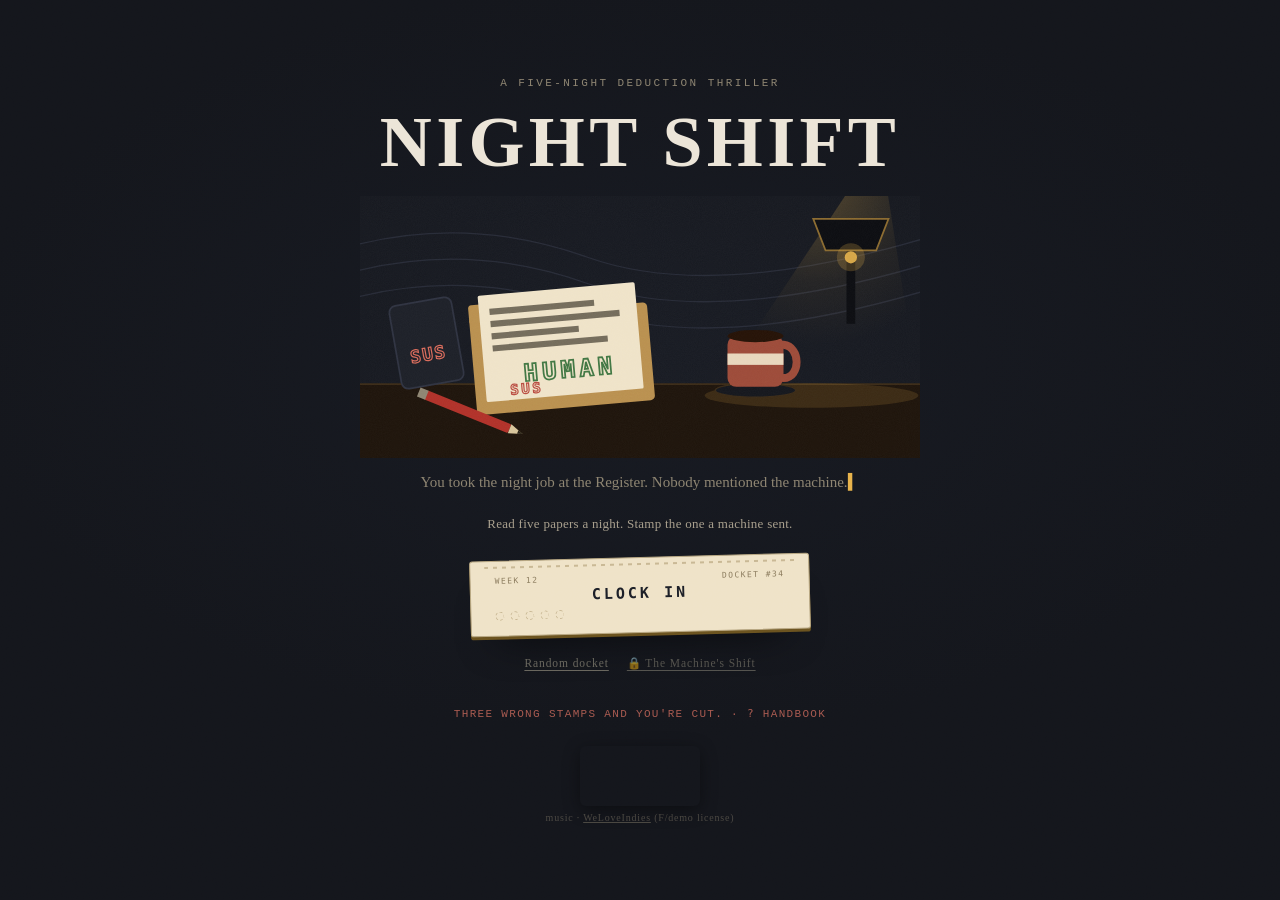
<file: index.html>
<!doctype html>
<html lang="en">
<head>
<meta charset="utf-8" />
<meta name="viewport" content="width=device-width, initial-scale=1" />
<title>NIGHT SHIFT — a Game Off 2026 entry</title>
<meta name="description" content="You took the night job at the Register of the Living. Five papers a night; one is a machine's. Stamp your call — a deduction thriller in five night shifts." />
<meta name="theme-color" content="#0a0b0f" />
<link rel="icon" href="favicon.svg" type="image/svg+xml" />
<link rel="icon" href="favicon-32x32.png" type="image/png" sizes="32x32" />
<link rel="icon" href="favicon.ico" sizes="any" />
<link rel="apple-touch-icon" href="apple-touch-icon.png" />
<meta property="og:type" content="website" />
<meta property="og:title" content="NIGHT SHIFT — a deduction thriller in five night shifts" />
<meta property="og:description" content="You took the night job at the Register. Five papers a night; one is a machine's. Stamp your call." />
<meta property="og:image" content="https://udirobert.github.io/night-shift/og.jpg" />
<meta property="og:image:width" content="1200" />
<meta property="og:image:height" content="630" />
<meta property="og:url" content="https://udirobert.github.io/night-shift/" />
<meta name="twitter:card" content="summary_large_image" />
<meta name="twitter:title" content="NIGHT SHIFT — a deduction thriller in five night shifts" />
<meta name="twitter:description" content="You took the night job at the Register. Five papers a night; one is a machine's. Stamp your call." />
<meta name="twitter:image" content="https://udirobert.github.io/night-shift/og.jpg" />
<link rel="stylesheet" href="style.css" />
</head>
<body data-shift="night">
<div id="uiTip" class="hidden" role="tooltip"></div>
<div id="stage" aria-hidden="true">
  <div class="stage-day">
    <svg viewBox="0 0 1200 900" preserveAspectRatio="xMidYMid slice">
      <defs>
        <linearGradient id="skyDay" x1="0" y1="0" x2="0" y2="1">
          <stop offset="0" stop-color="#cfe0e8"/>
          <stop offset="100%" stop-color="#f2e6c9"/>
        </linearGradient>
        <linearGradient id="shaft" x1="0" y1="0" x2="1" y2="1">
          <stop offset="0" stop-color="#fff8e0" stop-opacity=".5"/>
          <stop offset="100%" stop-color="#fff8e0" stop-opacity="0"/>
        </linearGradient>
      </defs>
      <rect width="1200" height="900" fill="#e6dcc4"/>
      <g opacity=".8">
        <rect x="96" y="64" width="318" height="286" fill="#e9dfc8"/>
        <rect x="112" y="80" width="286" height="254" fill="url(#skyDay)"/>
        <g stroke="#e9dfc8" stroke-width="9">
          <path d="M255,80 V334"/><path d="M112,207 H398"/>
        </g>
        <g class="slats" stroke="#cfc2a2" stroke-width="7" opacity=".85">
          <path d="M112,104 H398"/><path d="M112,132 H398"/><path d="M112,160 H398"/>
          <path d="M112,188 H398"/><path d="M112,240 H398"/><path d="M112,268 H398"/>
          <path d="M112,296 H398"/><path d="M112,324 H398"/>
        </g>
      </g>
      <g class="beams">
        <polygon points="398,80 700,900 980,900 398,120" fill="url(#shaft)" opacity=".55"/>
        <polygon points="398,180 560,900 720,900 398,230" fill="url(#shaft)" opacity=".38"/>
      </g>
      <g fill="#cfc2a2" opacity=".5">
        <rect x="0" y="812" width="1200" height="3"/>
      </g>
      <g fill="none" stroke="#b9ab8b" stroke-width="2" opacity=".5" class="plant">
        <path d="M1040,812 q10,-70 34,-96"/>
        <path d="M1046,760 q-34,-16 -46,-48 q34,6 46,48"/>
        <path d="M1058,742 q30,-22 62,-18 q-22,34 -62,18"/>
        <path d="M1066,716 q-8,-30 8,-52 q18,26 -8,52"/>
      </g>
    </svg>
  </div>
  <div class="stage-night">
    <svg viewBox="0 0 1200 900" preserveAspectRatio="xMidYMid slice">
      <defs>
        <linearGradient id="roomNight" x1="0" y1="0" x2="0" y2="1">
          <stop offset="0" stop-color="#0b0d12"/>
          <stop offset="100%" stop-color="#151821"/>
        </linearGradient>
        <radialGradient id="cone" cx="50%" cy="0%" r="80%">
          <stop offset="0" stop-color="#e8b34b" stop-opacity=".26"/>
          <stop offset="55%" stop-color="#e8b34b" stop-opacity=".06"/>
          <stop offset="100%" stop-color="#e8b34b" stop-opacity="0"/>
        </radialGradient>
      </defs>
      <rect width="1200" height="900" fill="url(#roomNight)"/>
      <polygon points="1010,-40 640,900 1200,900 1160,-40" fill="url(#cone)" class="cone"/>
      <g class="rainfx" aria-hidden="true" opacity="0">
        <g class="rain-a" stroke="#9db4cc" stroke-width="2" opacity=".5">
          <line x1="60" y1="-80" x2="20" y2="40"/><line x1="180" y1="-60" x2="140" y2="60"/><line x1="300" y1="-90" x2="260" y2="30"/>
          <line x1="430" y1="-70" x2="390" y2="50"/><line x1="560" y1="-85" x2="520" y2="35"/><line x1="700" y1="-55" x2="660" y2="65"/>
          <line x1="830" y1="-80" x2="790" y2="40"/><line x1="960" y1="-60" x2="920" y2="60"/><line x1="1090" y1="-90" x2="1050" y2="30"/>
          <line x1="1180" y1="-70" x2="1140" y2="50"/><line x1="120" y1="120" x2="80" y2="240"/><line x1="250" y1="150" x2="210" y2="270"/>
          <line x1="390" y1="110" x2="350" y2="230"/><line x1="530" y1="140" x2="490" y2="260"/><line x1="670" y1="100" x2="630" y2="220"/>
          <line x1="810" y1="130" x2="770" y2="250"/><line x1="950" y1="115" x2="910" y2="235"/><line x1="1100" y1="145" x2="1060" y2="265"/>
        </g>
        <g class="rain-b" stroke="#7d94ac" stroke-width="1.2" opacity=".3">
          <line x1="110" y1="-40" x2="80" y2="60"/><line x1="370" y1="-30" x2="340" y2="70"/><line x1="620" y1="-50" x2="590" y2="50"/>
          <line x1="880" y1="-35" x2="850" y2="65"/><line x1="1130" y1="-45" x2="1100" y2="55"/><line x1="490" y1="90" x2="460" y2="190"/>
          <line x1="750" y1="80" x2="720" y2="180"/><line x1="1040" y1="95" x2="1010" y2="195"/>
        </g>
      </g>
      <g stroke="#0a0b0f" stroke-width="10" fill="none" opacity=".85">
        <path d="M1016,10 L1016,120"/>
      </g>
      <polygon points="972,10 1060,10 1044,54 988,54" fill="#0a0b0f" stroke="#3a321f" stroke-width="3"/>
      <circle cx="1016" cy="62" r="7" fill="#e8b34b" opacity=".85" class="nightbulb"/>
      <g fill="#0d0f14" opacity=".9">
        <rect x="0" y="760" width="1200" height="140"/>
        <rect x="0" y="756" width="1200" height="4" fill="#2a2436"/>
        <rect x="60" y="640" width="300" height="8"/>
        <rect x="70" y="600" width="10" height="40"/><rect x="96" y="608" width="8" height="32"/>
        <rect x="112" y="592" width="12" height="48"/><rect x="132" y="612" width="9" height="28"/>
      </g>
      <g class="dust" fill="#e8b34b">
        <circle class="dm dm1" cx="880" cy="420" r="2"/>
        <circle class="dm dm2" cx="952" cy="300" r="1.6"/>
        <circle class="dm dm3" cx="800" cy="520" r="1.3"/>
      </g>
    </svg>
  </div>
  <!-- painted key art (MiniMax H3 via fal.ai): three angles of the same
       office — the clerk's chair by night (title), the same chair by day
       (day shift), and the view from behind ARIA's terminal (night shift,
       the perspective flip) — plus the two endings the week can earn.
       Missing files leave the SVG scene beneath. -->
  <div class="stage-art">
    <img class="bg-art bg-room-night" src="art/room-night.webp" alt=""
      onerror="this.classList.add('missing');if(this.parentNode.querySelectorAll('img:not(.missing)').length===0)this.parentNode.classList.add('no-art')" />
    <img class="bg-art bg-room-day" src="art/room-day.webp" alt=""
      onerror="this.classList.add('missing');if(this.parentNode.querySelectorAll('img:not(.missing)').length===0)this.parentNode.classList.add('no-art')" />
    <img class="bg-art bg-room-aria" src="art/room-night-aria.webp" alt=""
      onerror="this.classList.add('missing');if(this.parentNode.querySelectorAll('img:not(.missing)').length===0)this.parentNode.classList.add('no-art')" />
    <img class="bg-art bg-dawn" src="art/dawn.webp" alt=""
      onerror="this.classList.add('missing');if(this.parentNode.querySelectorAll('img:not(.missing)').length===0)this.parentNode.classList.add('no-art')" />
    <img class="bg-art bg-dawn-automated" src="art/dawn-automated.webp" alt=""
      onerror="this.classList.add('missing');if(this.parentNode.querySelectorAll('img:not(.missing)').length===0)this.parentNode.classList.add('no-art')" />
    <!-- ending plates: each lands over its data-end; missing files hide
         themselves and the painted dawn behind them stays -->
    <img class="bg-art bg-end-collateral" src="art/end-collateral.webp" alt=""
      onerror="this.classList.add('missing')" />
    <img class="bg-art bg-end-belong" src="art/end-belong.webp" alt=""
      onerror="this.classList.add('missing')" />
    <img class="bg-art bg-end-cut" src="art/end-cut.webp" alt=""
      onerror="this.classList.add('missing')" />
    <!-- dust in the lamplight: the painted rooms are stills, so the air
         itself carries the only motion between stamps. Faint on purpose —
         atmosphere, never information. -->
    <div class="desk-motes" aria-hidden="true">
      <i style="--x:14%;--y:26%;--s:2px;--d:12s;--dl:-2s;--sx:14px"></i>
      <i style="--x:22%;--y:44%;--s:1.6px;--d:15s;--dl:-7s;--sx:-10px"></i>
      <i style="--x:31%;--y:20%;--s:2.4px;--d:10s;--dl:-4s;--sx:8px"></i>
      <i style="--x:38%;--y:58%;--s:1.5px;--d:17s;--dl:-9s;--sx:16px"></i>
      <i style="--x:47%;--y:34%;--s:2px;--d:13s;--dl:-1s;--sx:-14px"></i>
      <i style="--x:55%;--y:18%;--s:1.8px;--d:11s;--dl:-6s;--sx:10px"></i>
      <i style="--x:63%;--y:48%;--s:2.6px;--d:14s;--dl:-3s;--sx:-8px"></i>
      <i style="--x:71%;--y:28%;--s:1.5px;--d:16s;--dl:-11s;--sx:12px"></i>
      <i style="--x:79%;--y:40%;--s:2.2px;--d:12s;--dl:-5s;--sx:-16px"></i>
      <i style="--x:86%;--y:22%;--s:1.7px;--d:18s;--dl:-8s;--sx:9px"></i>
      <i style="--x:92%;--y:55%;--s:2px;--d:13s;--dl:-2s;--sx:-11px"></i>
      <i style="--x:68%;--y:64%;--s:1.4px;--d:19s;--dl:-12s;--sx:7px"></i>
    </div>
  </div>
</div>
<div class="scanline"></div>
<!-- the clerk's handbook: the desk's own reference card, one keypress away.
     Manilla, not modal — it never blocks the work it describes. -->
<div id="handbook" class="hidden" role="dialog" aria-label="Clerk's handbook">
  <div class="hb-card">
    <div class="hb-head"><b>CLERK'S HANDBOOK</b><button id="hbClose" aria-label="Close handbook">✕</button></div>
    <div class="hb-cols">
      <section><h4>THE REGISTER</h4>
        <p>To stay on the Register of the Living — your pay, your vote, your front door opening — you send in one small proof each night that you were out in the world. Machines sort the papers by day. The law still requires one human witness, so at night one clerk reads them by hand.</p>
      </section>
      <section id="hbRead"><h4>READING A PAPER</h4>
        <p>A person's trip is usually:</p>
        <table class="hb-table">
          <tr><td>TRAVEL TIME</td><td>0.1 sec or more</td></tr>
          <tr><td>SENT FROM</td><td>somewhere outside the office</td></tr>
          <tr><td>STOPS</td><td>2 or more</td></tr>
          <tr><td>ARRIVED</td><td>after it was sent</td></tr>
        </table>
        <p>Odd with no reason on the paper = machine. Odd with a reason = person.</p>
        <p><button id="hbReplay" type="button" class="tlink">Replay the tour</button></p>
      </section>
      <section id="hbDay" class="hb-day"><h4>THE DAY</h4>
        <p>Read ARIA's docket — ruled HUMAN or SUS. Deduce the sealed rule from what passes and what fails.</p>
        <p><kbd>1–4</kbd> pick a proof · <kbd>Shift</kbd> cycles the loupe · <kbd>Enter</kbd> files it.</p>
        <p>Call the rule first — <b>WHERE / WHEN / WHO / IN·OUT</b> — the desk scores your read when the seal comes off.</p>
        <p>File a card that fails the rule and it's a <b class="hb-red">STRIKE</b>. Three strikes and you're cut to jury duty.</p>
      </section>
      <section><h4>THE NIGHT — SPOT THE MACHINE</h4>
        <p>Five papers a night. One was sent by a machine. Stamp each <b>HUMAN</b> or <b class="hb-red">SUS</b> — the only question is: did a person send it?</p>
        <p><kbd>1–4</kbd> circle a line · <kbd>S</kbd>/<kbd>←</kbd> SUS · <kbd>H</kbd>/<kbd>→</kbd> HUMAN · <kbd>F</kbd> its file. Circle the line that reads wrong, then stamp SUS — a real tell is the catch (<b>+100</b>). The stakes are symmetric: <b>a wrong stamp is a strike, either direction</b> — wave the machine through, accuse a person on thin grounds, and the mark is yours. Three strikes and you're cut.</p>
        <p>One paper is contested — right pays double. A flawless night earns <b>NIGHT CLEAR</b>.</p>
      </section>
      <section><h4>HOW IT GOT HERE — THE ONLY TESTIMONY</h4>
        <table class="hb-table">
          <tr><th>line</th><th>a person</th><th>strange</th><th>the excuse on the paper</th></tr>
          <tr><td>TRAVEL TIME</td><td>0.1 sec or more</td><td>under 0.1 sec, or one already in its file</td><td>sent by express</td></tr>
          <tr><td>SENT FROM</td><td>matches the story — an indoor line indoors, a street mailbox out</td><td>inside this office, or the wrong kind for the story</td><td>came in and sent it from the front desk</td></tr>
          <tr><td>STOPS</td><td>2–5</td><td>none</td><td>sent on a direct line</td></tr>
          <tr><td>ARRIVED</td><td>after it was sent</td><td>before it was sent</td><td>desk clock runs slow</td></tr>
        </table>
        <p>indoor line = indoors · street mailbox = outdoors.</p>
        <p>Nothing arrives before it is sent.</p>
        <p>It never sends the same travel time twice — its file (<kbd>F</kbd>) keeps them.</p>
      </section>
      <section><h4>THE DESK</h4>
        <p><kbd>?</kbd> this card · <kbd>M</kbd> mute · <kbd>Aa</kbd> or <kbd>+</kbd>/<kbd>−</kbd> desk text size · tap a stamped case to continue.</p>
        <p>Overtime deals generated rules. The Machine's Shift inverts the desk — you forge how a paper got here.</p>
        <p>The wire remembers everything. It always does.</p>
      </section>
    </div>
    <p class="hb-foot">— pinned above every desk, for every clerk —</p>
  </div>
</div>
<div id="frame">

  <div id="banner" class="hidden"><span id="bannerText"></span></div>

  <!-- ===== TITLE ===== -->
  <div id="title" class="overlay">
    <p class="kicker">a five-night deduction thriller</p>
    <h1>NIGHT SHIFT</h1>
    <div class="title-scene" aria-hidden="true">
    <svg viewBox="0 0 640 300" role="img" aria-label="An auditor's night desk: lamp, docket folder, coffee">
      <defs>
        <radialGradient id="lampGlow" cx="50%" cy="0%" r="75%">
          <stop offset="0%" stop-color="#e8b34b" stop-opacity=".55"/>
          <stop offset="60%" stop-color="#e8b34b" stop-opacity=".12"/>
          <stop offset="100%" stop-color="#e8b34b" stop-opacity="0"/>
        </radialGradient>
        <filter id="paperGrain">
          <feTurbulence type="fractalNoise" baseFrequency=".9" numOctaves="2" result="n"/>
          <feColorMatrix in="n" type="matrix" values="0 0 0 0 1  0 0 0 0 1  0 0 0 0 1  0 0 0 .5 0"/>
        </filter>
      </defs>
      <g fill="none" stroke="#2e3240" stroke-width="1.5" opacity=".7">
        <path d="M-20,60 Q120,20 260,70 T640,50"/>
        <path d="M-20,90 Q120,50 260,100 T640,80"/>
        <path d="M-20,120 Q120,80 260,130 T640,110"/>
      </g>
      <rect x="0" y="216" width="640" height="84" fill="#1d130a"/>
      <rect x="0" y="214" width="640" height="2" fill="#3a2a16"/>
      <polygon class="lamp-glow" points="561,-10 400,232 640,232 602,-10" fill="url(#lampGlow)" opacity=".5"/>
      <ellipse cx="516" cy="228" rx="122" ry="14" fill="#e8b34b" opacity=".14"/>
      <rect x="556" y="26" width="10" height="120" fill="#0b0c10"/>
      <polygon points="518,26 604,26 590,62 532,62" fill="#0b0c10" stroke="#8a6a2f" stroke-width="2"/>
      <g class="bulb">
        <circle cx="561" cy="70" r="16" fill="#e8b34b" opacity=".22"/>
        <circle cx="561" cy="70" r="7" fill="#e8b34b" opacity=".9"/>
      </g>
      <g>
        <circle class="mote m1" cx="500" cy="130" r="2"/>
        <circle class="mote m2" cx="545" cy="100" r="1.6"/>
        <circle class="mote m3" cx="472" cy="160" r="1.3"/>
      </g>
      <g transform="rotate(-10 76 168)">
        <rect x="40" y="120" width="72" height="96" rx="8" fill="#1c1f27" stroke="#2e3240" stroke-width="2"/>
        <text x="76" y="188" text-anchor="middle" font-family="ui-monospace, Menlo, monospace" font-size="20" font-weight="bold" letter-spacing="2" fill="none" stroke="#d96a5a" stroke-width="1.4" class="stamp-in" style="--so:1;animation-delay:.6s" transform="rotate(-8 76 180)">SUS</text>
      </g>
      <g transform="rotate(-5 230 175)">
        <rect x="128" y="116" width="72" height="22" rx="4" fill="#b98f4e"/>
        <text x="140" y="131" font-family="ui-monospace, Menlo, monospace" font-size="11" letter-spacing="2" fill="#4a3416">WEEK 12</text>
        <rect x="128" y="130" width="204" height="112" rx="5" fill="#b98f4e"/>
        <rect x="140" y="106" width="180" height="122" rx="2" fill="#efe3c8"/>
        <g fill="#221c12" opacity=".6">
          <rect x="152" y="122" width="120" height="7"/>
          <rect x="152" y="136" width="148" height="7"/>
          <rect x="152" y="150" width="100" height="7"/>
          <rect x="152" y="164" width="132" height="7"/>
        </g>
        <text x="238" y="208" text-anchor="middle" font-family="ui-monospace, Menlo, monospace" font-size="27" font-weight="bold" letter-spacing="5" fill="none" stroke="#2e6b34" stroke-width="2" opacity=".9" class="stamp-in" style="--so:.9;animation-delay:.4s" transform="rotate(-10 238 200)">HUMAN</text>
        <text x="168" y="222" font-family="ui-monospace, Menlo, monospace" font-size="16" font-weight="bold" letter-spacing="3" fill="none" stroke="#b03028" stroke-width="1.4" opacity=".85" class="stamp-in" style="--so:.85;animation-delay:.75s" transform="rotate(-10 168 214)">SUS</text>
      </g>
      <g transform="rotate(22 130 250)">
        <rect x="70" y="244" width="104" height="11" rx="2" fill="#b03028"/>
        <polygon points="174,244 190,249.5 174,255" fill="#d8c49a"/>
        <polygon points="184,247.4 190,249.5 184,251.6" fill="#221c12"/>
        <rect x="62" y="244" width="10" height="11" fill="#8d8471"/>
      </g>
      <ellipse cx="452" cy="222" rx="46" ry="8" fill="#14161c" stroke="#3a2a16" stroke-width="1.5"/>
      <rect x="420" y="160" width="64" height="58" rx="10" fill="#9c4a38"/>
      <rect x="420" y="180" width="64" height="13" fill="#efe3c8" opacity=".92"/>
      <ellipse cx="452" cy="160" rx="32" ry="7" fill="#241105"/>
      <path d="M484,170 c20,2 20,38 0,38" fill="none" stroke="#9c4a38" stroke-width="9" stroke-linecap="round"/>
      <path class="steam s1" d="M442,138 c-7,-12 7,-20 0,-32"/>
      <path class="steam s2" d="M462,138 c-7,-12 7,-20 0,-32"/>
      <rect x="0" y="0" width="640" height="300" filter="url(#paperGrain)" opacity=".06"/>
    </svg>
    </div>
    <p class="sub">You took the night job at the Register. Nobody mentioned the machine.</p>
    <p class="sub2">Read five papers a night. Stamp the one a machine sent.</p>
    <!-- first read: the verb pair. second: resume/career. third: alternates.
         The how-to lives in the night-zero tour — the title says one thing. -->
    <div class="resume-slot" id="resumeSlot"></div>
    <div class="title-btns">
      <button id="startBtn" class="stamp-btn" aria-label="Clock in" data-tip="Today's fresh docket — the same for everyone, changes daily">
        <span class="pc-top"><span class="pc-week">WEEK 12</span><span class="pc-no" id="pcDocket">DOCKET</span></span>
        <span class="pc-main">Clock in</span>
        <span class="pc-slots" aria-hidden="true"><i></i><i></i><i></i><i></i><i></i></span>
      </button>
      <div class="title-links">
        <button id="randomBtn" class="tlink read-3" data-tip="A shuffled docket, just for this run — not today's shared one">Random docket</button>
        <button id="otTitleBtn" class="tlink read-3 hidden" data-tip="Endless mode: five more nights on generated rules, a fresh run every time">Overtime (endless)</button>
        <button id="machineTitleBtn" class="tlink locked read-3" data-tip="File like you belong — fool the wire as the machine. Finish a week, any ending, to unlock it.">🔒 The Machine's Shift</button>
      </div>
    </div>
    <p class="legend">Three wrong stamps and you're cut. · <kbd>?</kbd> handbook</p>
    <p class="career-line hidden" id="careerLine"></p>
    <div class="title-foot">
      <video id="creditsIntroVid" class="ci-slate" muted playsinline preload="auto" src="audio/wli-intro.mp4" aria-label="WeLoveIndies intro"></video>
      <p class="music-credit">music · <a href="https://weloveindies.com" rel="noopener">WeLoveIndies</a> (F/demo license)</p>
    </div>
    <!-- attract reel: after idle, the desk keeps working without you.
         Any input dismisses it. Decorative — real cards, real stamps. -->
    <div id="attractDesk" class="hidden" aria-hidden="true"></div>
  </div>

  <!-- ===== GAME ===== -->
  <main id="game" class="hidden">

    <!-- HUD: shift badge · day pips · strikes · score -->
    <header id="hud">
      <span id="hudShift">☀ DAY SHIFT</span>
      <div id="dayDots"></div>
      <span id="hudStrikes"></span>
      <span id="hudScore"></span>
      <button id="mfileBtn" class="hidden" type="button" data-tip="every trip the machine has made — F toggles">its file · 0</button>
      <button id="wireBtn" type="button" data-tip="the wire — tonight's events, in order">wire</button>
      <button id="sizeBtn" type="button" data-tip="text size">Aa</button>
    </header>

    <!-- the desk remembers: tonight's events, in order, never erased.
         On the wide desk these sit in the left column; on the narrow one
         they close behind the HUD buttons and open as drawers. -->
    <div id="sideCol">
      <div id="machineFile" class="hidden" aria-label="the machine's file">
        <button id="mfileX" class="drawer-x" type="button" aria-label="Close the machine's file">✕</button>
        <div id="mfRows"></div>
      </div>
      <div id="wireLog" class="empty" aria-hidden="true">
        <button id="wireX" class="drawer-x" type="button" aria-label="Close the wire log">✕</button>
        <div id="wireRows"></div>
      </div>
    </div>

    <!-- the one instruction per screen — "what do I do right now" -->
    <p id="instr"></p>

    <div id="fxLayer" aria-hidden="true"></div>

    <!-- ARIA's quip: flavour only, never the instruction. She has a face. -->
    <div id="ariaSay" class="hidden" data-mood="neutral">
      <div class="aria-head" aria-hidden="true">
        <svg viewBox="0 0 64 64">
          <rect x="8" y="12" width="48" height="34" rx="5" fill="#0d0f14" stroke="currentColor" stroke-width="1.6"/>
          <rect x="14" y="18" width="36" height="22" rx="2" fill="#171a22"/>
          <g class="eye">
            <path d="M20,29 Q32,21 44,29 Q32,37 20,29 Z" fill="none" stroke="currentColor" stroke-width="1.6"/>
            <circle cx="32" cy="29" r="3.2" fill="currentColor"/>
          </g>
          <rect x="18" y="22" width="28" height="2" fill="#0d0f14" opacity=".9" class="scan"/>
          <path d="M27,46 L27,52 L37,52 L37,46" fill="#0d0f14" stroke="currentColor" stroke-width="1.4"/>
          <rect x="22" y="52" width="20" height="3" rx="1.5" fill="currentColor" opacity=".7"/>
          <circle cx="54" cy="16" r="2" fill="currentColor" class="led"/>
        </svg>
      </div>
      <div class="aria-body">
        <span class="aria-who">ARIA <i>// ruling</i></span>
        <span id="ariaText"></span>
      </div>
    </div>

    <!-- DAY: riddle → precedent docket → hand of four → file -->
    <section id="dayPhase">
      <div id="riddleWrap">
        <p class="riddle-kicker" id="dayKicker">TODAY</p>
        <p class="riddle-text" id="riddleText"></p>
      </div>
      <div id="docketWrap">
        <div class="sec-head">
          <span id="docketHead">Already ruled today</span>
          <button id="clueBtn" class="clue read-3 hidden">+ Request another ruling — today's pay 100 → 60</button>
        </div>
        <div id="attrShiftRail" class="attr-shift-rail read-3">
          <span class="rail-label">SHIFT FOCUS:</span>
          <button class="rail-btn active" data-attr="all">ALL</button>
          <button class="rail-btn" data-attr="place">WHERE</button>
          <button class="rail-btn" data-attr="time">WHEN</button>
          <button class="rail-btn" data-attr="people">WHO</button>
          <button class="rail-btn" data-attr="setting">IN/OUT</button>
          <span class="rail-hint"><kbd>Shift</kbd> to cycle</span>
        </div>
        <table id="docket">
          <thead><tr>
            <th class="c-file">Filing</th><th data-col="place">Where</th><th data-col="time">When</th><th data-col="people">Who</th><th data-col="setting">In/Out</th><th>Stamp</th>
          </tr></thead>
          <tbody id="docketBody"></tbody>
        </table>
      </div>
      <div id="handWrap">
        <h3 class="sec-head">Your evidence</h3>
        <div id="hand"></div>
      </div>
      <p id="oathNote" class="read-3 hidden">pass: clears a strike (or +200 if you have none) · miss: 2 strikes</p>
      <div id="predictRow" class="read-3 hidden">
        <span class="pr-label">call the rule:</span>
        <button class="pr-btn" data-attr="place" data-tip="you think ARIA's rule keys on WHERE">WHERE</button>
        <button class="pr-btn" data-attr="time" data-tip="you think ARIA's rule keys on WHEN">WHEN</button>
        <button class="pr-btn" data-attr="people" data-tip="you think ARIA's rule keys on WHO">WHO</button>
        <button class="pr-btn" data-attr="setting" data-tip="you think ARIA's rule keys on IN/OUT">IN·OUT</button>
      </div>
      <div id="fileBar">
        <div id="oathWrap" class="hidden">
          <button id="oathBtn" aria-pressed="false"
            title="pass: clears a strike (or +200 if you have none) · miss: 2 strikes">⚖ Under oath</button>
        </div>
        <button id="fileBtn" disabled data-tip="file the selected proof — the desk rules on it">Pick a card — 1–4, then Enter</button>
      </div>
    </section>

    <!-- VERDICT: unsealed rule → fact check → stamp -->
    <section id="verdictPhase" class="hidden">
      <div id="pickMini"></div>
      <p id="ruleLine"></p>
      <p id="lieLine" class="hidden"></p>
      <div id="factRows"></div>
      <div id="stampBox"></div>
      <p id="ledgerLine"></p>
      <p id="predLine" class="pred-verdict hidden"></p>
      <div id="verdictActions"></div>
    </section>

    <!-- FORGE: the machine's shift — patch your own postmark before the wire reads it -->
    <section id="forgePhase" class="hidden">
      <div id="forgeCard"></div>
      <div id="forgeFields"></div>
      <p id="forgeMeta" aria-live="polite"></p>
      <div id="forgeActions"></div>
    </section>

    <!-- NIGHT: rule chips pinned, five cases one at a time -->
    <section id="auditPhase" class="hidden">
      <div id="deskBar">
        <div id="ruleChips"></div>
      </div>
      <!-- the night's paperwork, made visible: what's still in the pile
           vs what's been stamped and filed. Decorative — CASE n/m says it. -->
      <p id="nightMemo" class="read-2 hidden"></p>
      <div id="caseTray" class="hidden" aria-hidden="true">
        <span class="tray-label">PILE</span>
        <span class="tray-pile" id="trayPile"></span>
        <span class="tray-arrow">→</span>
        <span class="tray-filed" id="trayFiled"></span>
      </div>
      <div id="amendBanner" class="hidden"><div class="amend-panel"><b>⚠ AMENDMENT</b><span id="amendNote"></span><span id="amendGhost" class="hidden"></span><span class="amend-ack">— press or tap to acknowledge —</span></div></div>
      <div id="caseCard"></div>
      <div id="caseBtns">
        <button id="susBtn" class="vb s shift-paddle-left" data-tip="Stamp SUS — you think this paper came from the machine. Then name the line that gives it away. (S or ←)"><span class="stamp-ring s" aria-hidden="true">S</span> SUS</button>
        <button id="humanBtn" class="vb h shift-paddle-right" data-tip="Stamp HUMAN — this paper is from a person. Wave the machine through and it costs a strike too. Three wrong stamps, either direction, and the desk cuts you. (H or →)">HUMAN <span class="stamp-ring h" aria-hidden="true">H</span></button>
        <div id="auditKeyHint" class="keyhint hidden">← SUS · → HUMAN · ↵</div>
      </div>
      <div id="auditHint" aria-live="polite"></div>
      <div id="auditSummary" class="hidden"></div>
      <div id="auditActions"></div>
    </section>

    <!-- FINALE: write the rule yourself -->
    <section id="finalePhase" class="hidden">
      <div id="finaleWrap">
        <div class="finale-bar">
          <h3 class="sec-head">The machine's final proof</h3>

        </div>
        <table id="finaleTable">
          <thead><tr>
            <th class="c-file">Filing</th><th>Where</th><th>When</th><th>Who</th><th>In/Out</th><th class="c-filer">Filer</th><th class="c-ts">Filed</th><th class="c-pkt">Packet</th><th class="c-cut"></th>
          </tr></thead>
          <tbody id="finaleBody"></tbody>
        </table>
        <p class="vale-final read-2" id="valeFinal"></p>
      </div>
      <div id="decree">
        <div class="decree-head">
          <span class="decree-h">ORDER OF ADMISSION</span>
          <span class="decree-no">NO. 12&#8211;06</span>
        </div>
        <p class="decree-op">From this shift on, a filing is <b>HUMAN</b> only if it is
          <span id="decreeBlank" class="blank">_____________</span>.</p>
        <div id="ruleChoices"></div>
        <div class="sign-row">
          <div class="sign-slot">
            <span class="sign-label">signed</span>
            <svg id="signature" viewBox="0 0 220 60" aria-hidden="true">
              <path pathLength="100"
                d="M10 46 C 22 14, 30 14, 34 34 C 38 52, 46 46, 52 30 C 58 14, 68 22, 70 40 C 72 52, 84 44, 92 32 C 100 20, 110 44, 120 36 C 130 28, 138 42, 152 32 C 168 22, 190 40, 210 26" />
            </svg>
          </div>
          <button id="signBtn" disabled>Choose a clause</button>
        </div>
        <span class="decree-seal" aria-hidden="true">FILED</span>
      </div>
    </section>

    <!-- SHIFT BRIEF: the staged reveal before each day's desk appears -->
    <div id="shiftBrief" class="hidden" role="dialog" aria-modal="true">
      <div class="brief-card">
        <p class="brief-day" id="briefDay">DAY 1</p>
        <p class="brief-theme" id="briefTheme">🌅 THE DAWN</p>
        <p class="brief-riddle" id="briefRiddle"></p>
        <p class="brief-aria"><span class="brief-who" id="briefWho">ARIA //</span> <span id="briefAria"></span></p>
        <p class="brief-skip">tap or press any key</p>
      </div>
    </div>

    <!-- STORY: five panels before the first coached filing — existing art,
         one caption each, skippable. Only ever seen once (tour flag). -->
    <div id="story" class="hidden">
      <div id="storyPanel"></div>
      <p class="story-cap" id="storyCap"></p>
      <div id="storyDots"></div>
      <p class="story-hint hidden" id="storyHint">tap anywhere or press Space</p>
      <button id="storySkip" type="button">Skip</button>
    </div>

    <!-- DOSSIER -->
    <div id="dossier" class="overlay hidden">
      <div class="dossier-card">
        <p class="dossier-head">ARIA DOSSIER · <span id="dossierDay"></span></p>
        <p class="dossier-title">THREE STRIKES — ELIMINATED</p>
        <p class="dossier-arg" id="dossierArg"></p>
        <p class="dossier-meta" id="dossierMeta"></p>
        <p class="dossier-note">You are not done. You take the night shift.</p>
        <button id="dossierBtn">Take the night shift →</button>
      </div>
    </div>
  </main>

  <!-- ===== ENDING ===== -->
  <div id="dawn" class="overlay hidden">
    <div class="dawn-scene" aria-hidden="true">
      <svg viewBox="0 0 400 110" preserveAspectRatio="xMidYMax slice">
        <defs>
          <linearGradient id="dawnSky" x1="0" y1="0" x2="0" y2="1">
            <stop offset="0" stop-color="#14161c"/>
            <stop offset="55%" stop-color="#1d2230"/>
            <stop offset="100%" stop-color="#e8b34b" stop-opacity=".55"/>
          </linearGradient>
          <radialGradient id="sunGlow" cx="50%" cy="50%" r="50%">
            <stop offset="0" stop-color="#f6d58a" stop-opacity=".85"/>
            <stop offset="100%" stop-color="#e8b34b" stop-opacity="0"/>
          </radialGradient>
        </defs>
        <rect width="400" height="110" fill="url(#dawnSky)"/>
        <g class="sun">
          <circle cx="200" cy="86" r="42" fill="url(#sunGlow)"/>
          <circle cx="200" cy="86" r="15" fill="#f6d58a"/>
        </g>
        <g class="horizon" fill="#0d0f14">
          <rect x="0" y="94" width="400" height="16"/>
          <rect x="18" y="80" width="52" height="14"/>
          <rect x="40" y="70" width="12" height="10"/>
          <rect x="96" y="86" width="70" height="8"/>
          <rect x="300" y="82" width="84" height="12"/>
          <rect x="342" y="68" width="10" height="14"/>
        </g>
        <g class="dawn-motes" fill="#e8b34b">
          <circle class="dm dm1" cx="150" cy="70" r="1.6"/>
          <circle class="dm dm2" cx="248" cy="60" r="1.3"/>
          <circle class="dm dm3" cx="205" cy="50" r="1.1"/>
        </g>
      </svg>
    </div>
    <p class="kicker">05:59 — last shift ends</p>
    <h1 id="endTitle">DAWN</h1>
    <p class="sub" id="endTitle2"></p>
    <button id="againBtn">Work another week</button>
    <div class="end-mug hidden" id="endMug">
      <img id="endMugImg" alt="">
      <div class="mug-meta">
        <span class="mug-name" id="endMugName"></span>
        <span class="mug-tag">the face the machine wore tonight</span>
      </div>
    </div>
    <div class="share-wrap">
      <pre id="shareBlock"></pre>
      <span class="closed-stamp" aria-hidden="true">CASE CLOSED</span>
    </div>
    <p class="sub read-2" id="endStats"></p>
    <p class="hint read-3">the week is closed — the docket never is. Replay this seed, clock in tomorrow, or work overtime.</p>
    <div class="end-secondary read-3">
      <button id="copyBtn" class="ghost">Copy result</button>
      <button id="caseFileBtn" class="ghost" data-tip="download the full shift dossier — every stamp, trip and wire entry">Case file</button>
      <button id="otBtn" class="ghost">Overtime — a fresh generated docket</button>
      <button id="machineEndBtn" class="ghost hidden">The Machine's Shift — become the thing you hunt</button>
    </div>
    <div class="shift-ledger read-3">
      <span class="sl-k">shift (v.)</span>
      <span class="sl-i"><b>the trip</b> — the only testimony on the desk</span>
      <span class="sl-i"><b>the machine</b> — its tells and face shifted every night</span>
      <span class="sl-i"><b>the desk</b> — five nights, and the strike count</span>
      <span class="sl-i"><b>the wire</b> — it remembered every stamp you made</span>
      <span class="sl-i"><b>who signs</b> — you signed the last rule</span>
    </div>
    <a class="live-link" href="https://lasthumanstanding.thisyearnofear.com" target="_blank" rel="noopener">
      the real desk runs daily — lasthumanstanding.thisyearnofear.com
    </a>
    <textarea id="copySink" aria-hidden="true"></textarea>
  </div>
</div>  <script src="riddles.js"></script>
<script src="logic.js"></script>
<script src="score.js"></script>
<script src="game.js"></script>
</body>
</html>
</file>
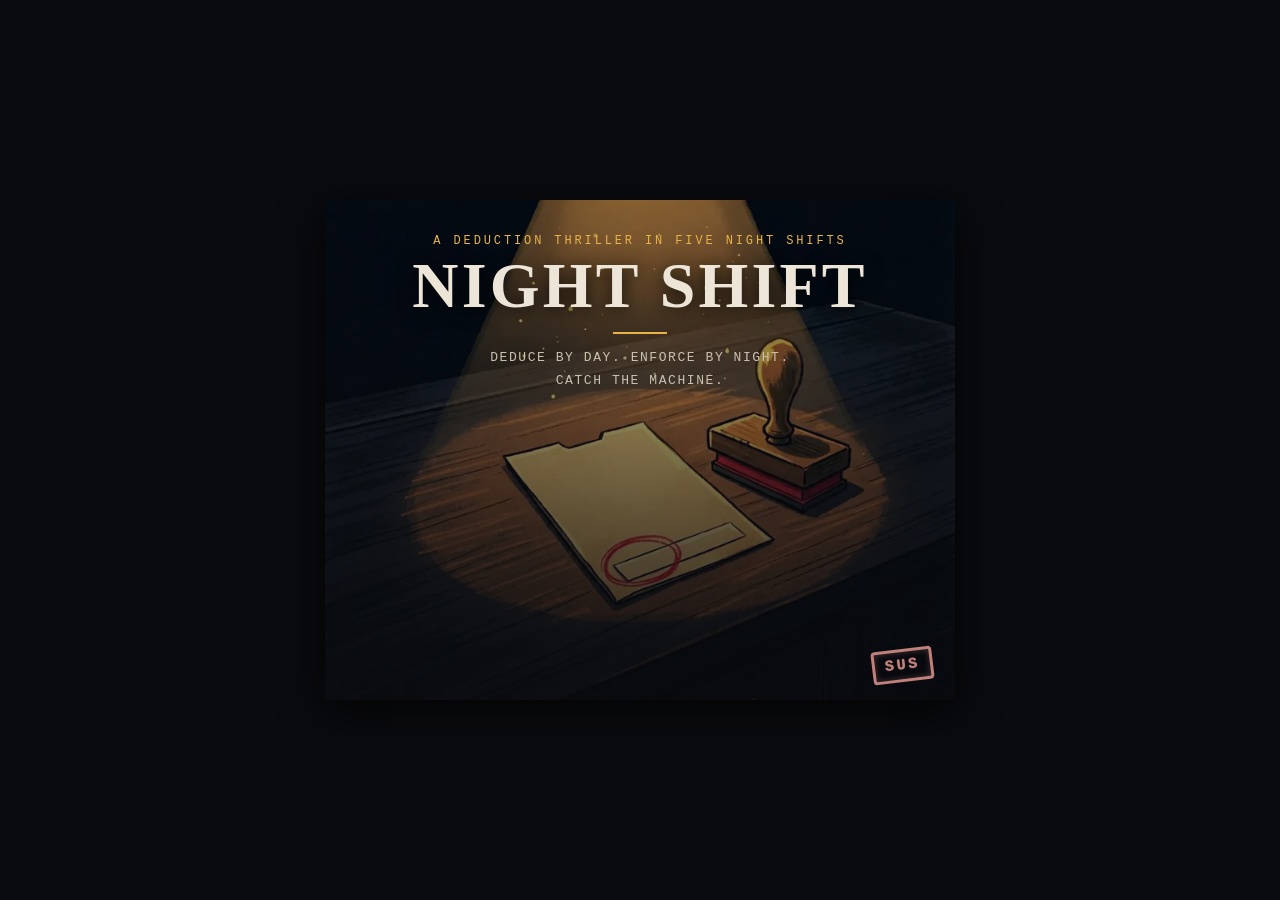
<file: export-cover-painted.html>
<!doctype html>
<html lang="en">
<head>
<meta charset="utf-8">
<title>NIGHT SHIFT — painted cover (630×500)</title>
<style>
  /* the painted cover: the poster shot from art/cover-base.webp with the
     game's own paper UI type laid over it — painterly world behind,
     crisp paper in front, same as the game itself. */
  html, body { margin: 0; height: 100%; }
  body {
    background: #0a0b0f;
    display: grid; place-items: center;
    font-family: "Iowan Old Style", "Palatino Linotype", Palatino, Georgia, serif;
  }
  .cover {
    position: relative; width: 630px; height: 500px; overflow: hidden;
    background: #0d0f14;
    box-shadow: 0 10px 40px rgba(0,0,0,.8);
  }
  .cover img.base {
    position: absolute; inset: 0; width: 100%; height: 100%;
    object-fit: cover; display: block;
  }
  /* keep the type legible without flattening the painting */
  .cover::after {
    content: ""; position: absolute; inset: 0;
    background:
      radial-gradient(130% 100% at 50% 18%, transparent 26%, rgba(9,10,14,.62) 100%),
      linear-gradient(rgba(9,10,14,.30) 0%, rgba(9,10,14,.55) 62%, rgba(9,10,14,.72) 100%);
  }
  .lockup {
    position: absolute; inset: 0; z-index: 2;
    display: flex; flex-direction: column; align-items: center;
    text-align: center; color: #ece5d8;
  }
  .kicker {
    margin-top: 34px;
    font-family: ui-monospace, "SF Mono", Menlo, "Courier New", monospace;
    font-size: 12px; letter-spacing: .24em; text-transform: uppercase;
    color: #e8b34b;
  }
  h1 {
    margin: 6px 0 0; font-size: 64px; font-weight: 600; letter-spacing: .05em;
    line-height: 1; text-shadow: 0 3px 18px rgba(0,0,0,.85);
  }
  .rule-line {
    width: 54px; height: 0; border-top: 2px solid #e8b34b; margin: 14px 0 12px;
  }
  .tagline {
    font-family: ui-monospace, "SF Mono", Menlo, "Courier New", monospace;
    font-size: 13px; letter-spacing: .12em; color: #c9c2b2;
    line-height: 1.8; text-transform: uppercase;
  }
  .stamp {
    position: absolute; right: 22px; bottom: 18px; z-index: 2;
    font-family: ui-monospace, "SF Mono", Menlo, "Courier New", monospace;
    font-size: 15px; font-weight: bold; letter-spacing: .18em;
    color: #d08c86;
    border: 3px solid #d08c86; border-radius: 4px;
    padding: 5px 10px;
    transform: rotate(-7deg);
    opacity: .92;
    text-shadow: 0 0 1px #d08c86;
    box-shadow: inset 0 0 6px rgba(208,140,134,.35);
  }
</style>
</head>
<body>
  <div class="cover" id="cover">
    <img class="base" src="art/cover-base.webp" alt="">
    <div class="lockup">
      <span class="kicker">a deduction thriller in five night shifts</span>
      <h1>NIGHT SHIFT</h1>
      <div class="rule-line"></div>
      <span class="tagline">Deduce by day. Enforce by night.<br>Catch the machine.</span>
    </div>
    <span class="stamp">SUS</span>
  </div>
</body>
</html>
</file>
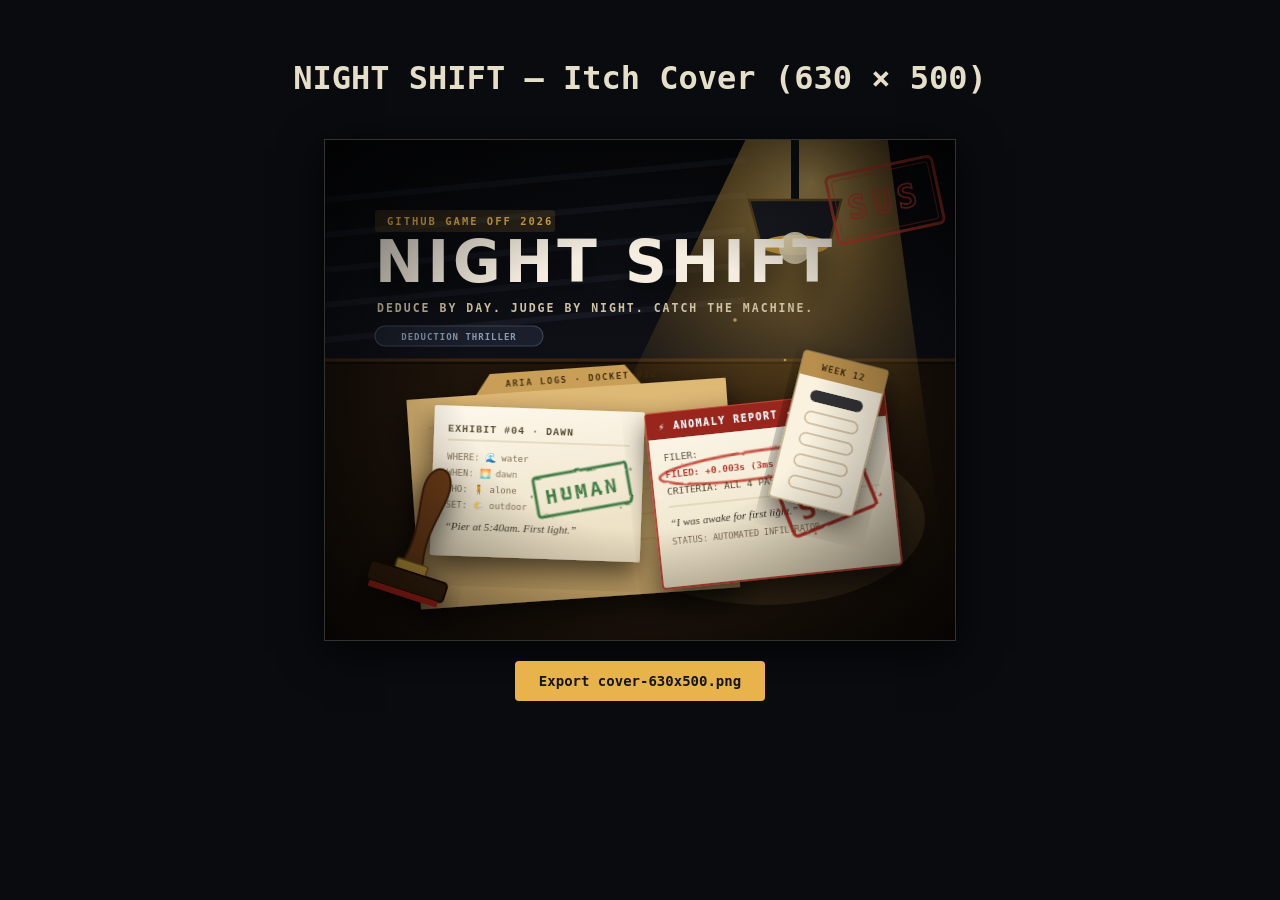
<file: export-cover.html>
<!doctype html>
<html lang="en">
<head>
<meta charset="utf-8">
<title>NIGHT SHIFT — 630x500 Cover Exporter</title>
<style>
  body {
    background: #0a0b0f; color: #e5dec9;
    font-family: ui-monospace, monospace;
    display: flex; flex-direction: column; align-items: center;
    padding: 30px; gap: 20px;
  }
  .preview {
    box-shadow: 0 10px 40px rgba(0,0,0,0.8);
    border: 1px solid #333;
  }
  button {
    background: #e8b34b; color: #14161c;
    border: none; padding: 12px 24px; font-weight: bold;
    border-radius: 4px; cursor: pointer; font-family: inherit; font-size: 14px;
  }
  button:hover { background: #ffd57a; }
</style>
</head>
<body>
  <h1>NIGHT SHIFT — Itch Cover (630 × 500)</h1>
  <img id="svgImg" class="preview" src="cover-630x500.svg" width="630" height="500" alt="Cover Preview">
  <canvas id="cv" width="630" height="500" style="display:none;"></canvas>
  <button id="downloadBtn">Export cover-630x500.png</button>

<script>
document.getElementById('downloadBtn').addEventListener('click', () => {
  const img = document.getElementById('svgImg');
  const cv = document.getElementById('cv');
  const ctx = cv.getContext('2d');
  ctx.drawImage(img, 0, 0, 630, 500);
  const a = document.createElement('a');
  a.download = 'cover-630x500.png';
  a.href = cv.toDataURL('image/png');
  a.click();
});
</script>
</body>
</html>
</file>
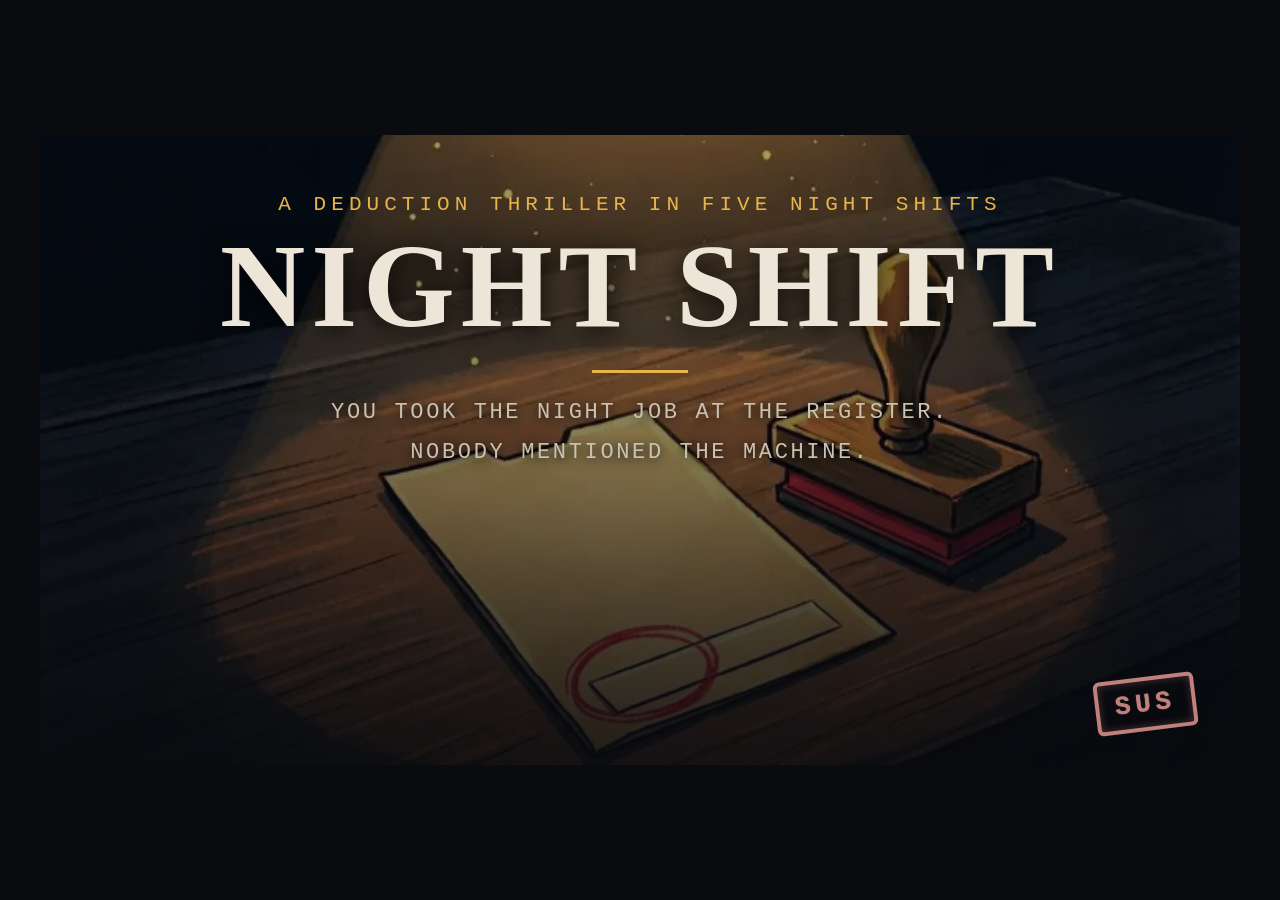
<file: export-og.html>
<!doctype html>
<html lang="en">
<head>
<meta charset="utf-8">
<title>NIGHT SHIFT — social card (1200×630)</title>
<style>
  /* the link-preview card: same recipe as export-cover-painted.html —
     art/cover-base.webp full-bleed, the game's paper type over it —
     cropped to the 1200×630 og:image frame. */
  html, body { margin: 0; height: 100%; }
  body {
    background: #0a0b0f;
    display: grid; place-items: center;
    font-family: "Iowan Old Style", "Palatino Linotype", Palatino, Georgia, serif;
  }
  .cover {
    position: relative; width: 1200px; height: 630px; overflow: hidden;
    background: #0d0f14;
  }
  .cover img.base {
    position: absolute; inset: 0; width: 100%; height: 100%;
    object-fit: cover; object-position: center 46%; display: block;
  }
  .cover::after {
    content: ""; position: absolute; inset: 0;
    background:
      radial-gradient(120% 100% at 50% 20%, transparent 24%, rgba(9,10,14,.66) 100%),
      linear-gradient(rgba(9,10,14,.34) 0%, rgba(9,10,14,.5) 58%, rgba(9,10,14,.78) 100%);
  }
  .lockup {
    position: absolute; inset: 0; z-index: 2;
    display: flex; flex-direction: column; align-items: center;
    text-align: center; color: #ece5d8;
  }
  .kicker {
    margin-top: 58px;
    font-family: ui-monospace, "SF Mono", Menlo, "Courier New", monospace;
    font-size: 21px; letter-spacing: .24em; text-transform: uppercase;
    color: #e8b34b;
  }
  h1 {
    margin: 12px 0 0; font-size: 118px; font-weight: 600; letter-spacing: .05em;
    line-height: 1; text-shadow: 0 4px 26px rgba(0,0,0,.9);
  }
  .rule-line {
    width: 96px; height: 0; border-top: 3px solid #e8b34b; margin: 24px 0 20px;
  }
  .tagline {
    font-family: ui-monospace, "SF Mono", Menlo, "Courier New", monospace;
    font-size: 22px; letter-spacing: .12em; color: #c9c2b2;
    line-height: 1.8; text-transform: uppercase;
    text-shadow: 0 2px 12px rgba(0,0,0,.9);
  }
  .stamp {
    position: absolute; right: 44px; bottom: 34px; z-index: 2;
    font-family: ui-monospace, "SF Mono", Menlo, "Courier New", monospace;
    font-size: 26px; font-weight: bold; letter-spacing: .18em;
    color: #d08c86;
    border: 4px solid #d08c86; border-radius: 6px;
    padding: 8px 16px;
    transform: rotate(-7deg);
    opacity: .92;
    text-shadow: 0 0 1px #d08c86;
    box-shadow: inset 0 0 8px rgba(208,140,134,.35);
  }
</style>
</head>
<body>
  <div class="cover" id="cover">
    <img class="base" src="art/cover-base.webp" alt="">
    <div class="lockup">
      <span class="kicker">a deduction thriller in five night shifts</span>
      <h1>NIGHT SHIFT</h1>
      <div class="rule-line"></div>
      <span class="tagline">You took the night job at the Register.<br>Nobody mentioned the machine.</span>
    </div>
    <span class="stamp">SUS</span>
  </div>
</body>
</html>
</file>
<file: style.css>
/* NIGHT SHIFT — bureaucratic case file.
 * Day shift: warm manila paper, near-black ink, rubber stamps.
 * Night shift: dark desk-lamp palette, amber accent.
 * Driven by body[data-shift]; ~500ms colour transition between shifts.
 *
 * Color discipline (one alarm color, Everything-else-is-noise rule):
 *   --accent (amber) is the desk's voice — selection, highlights, pay.
 *     It is never urgency.
 *   --red    is the single reserved alarm — anomalies, strikes, SUS,
 *     amendment, CUT. If it's on screen, something is wrong.
 *   --green  means the paper passed / the stamp was HUMAN.
 * Nothing else gets a hue. */

* { box-sizing: border-box; margin: 0; padding: 0; }

body[data-shift="day"] {
  --ink: #221c12;
  --dim: #6b5f49;
  --faint: #978a70;
  --accent: #8a5a12;
  --accent-dim: #b08a44;
  --green: #2e6b34;
  --red: #b03028;
  --paper: #e9dfc8;
  --card: #f4ecd8;
  --line: #c9bb9c;
  --btnink: #f4ecd8;
  --btn: #8a5a12;
  --btnshadow: #5e3d0b;
  --glow: radial-gradient(1200px 600px at 50% -10%, #f4ecd8 0%, transparent 60%);
}
body[data-shift="night"] {
  --ink: #ece5d8;
  --dim: #8d8471;
  --faint: #5c5546;
  --accent: #e8b34b;
  --accent-dim: #8a6a2f;
  --green: #7fb069;
  --red: #d96a5a;
  --paper: #14161c;
  --card: #1c1f27;
  --line: #2e3240;
  --btnink: #1a1408;
  --btn: #e8b34b;
  --btnshadow: #6b531f;
  --glow: radial-gradient(1200px 600px at 50% -10%, #1d2230 0%, transparent 60%);
}

html, body { height: 100%; }
body {
  background: var(--glow), var(--paper);
  color: var(--ink);
  font-family: "Iowan Old Style", "Palatino Linotype", Palatino, Georgia, serif;
  -webkit-font-smoothing: antialiased;
  transition: background-color .5s ease, color .5s ease;
}

/* ---------- the room the desk sits in ---------- */
body { background: #12141a; }
body[data-shift="day"] { background: #e6dcc4; }
#stage {
  position: fixed; inset: 0; z-index: 0; pointer-events: none;
}
#stage > div { position: absolute; inset: 0; transition: opacity .65s ease; }
#stage svg { display: block; width: 100%; height: 100%; }
.stage-day { opacity: 1; }
.stage-night { opacity: 0; }
body[data-shift="night"] .stage-day { opacity: 0; }
body[data-shift="night"] .stage-night { opacity: 1; }
/* ---------- painted key art: the room the desk sits in, for real ----------
   Three painted angles of one office, crossfaded by body[data-phase] —
   the seat you're in: the clerk's chair by night (title), the same chair
   by day (day shift), and the view from behind ARIA's terminal (night
   shift — the perspective flip: the judged becomes the judge). A missing
   file (display:none) leaves the SVG scene beneath it. */
#stage .stage-art { position: absolute; inset: 0; }
/* the grade: every painted image runs through one LUT-ish filter so the
 * gouache set and the paper UI share a single color world — lifted
 * blacks (sepia), a cooler wet-street cast, and a touch more contrast.
 * The ::after scrims below keep doing the readable-frame work. */
#stage .bg-art,
.case-photo img {
  filter: saturate(0.72) sepia(0.14) contrast(1.06) brightness(0.97);
}
body[data-shift="day"] #stage .bg-art {
  filter: saturate(0.8) sepia(0.1) contrast(1.03) brightness(1.04);
}
/* the SVG fallback room runs the same grade as the painted art — one
 * color world whether the gouache files load or not (The Sapling rule:
 * vignette + matching light + color correction = a unified look) */
#stage .stage-day,
#stage .stage-night {
  filter: saturate(0.72) sepia(0.14) contrast(1.06) brightness(0.97);
}
body[data-shift="day"] #stage .stage-day {
  filter: saturate(0.8) sepia(0.1) contrast(1.03) brightness(1.04);
}
#stage .bg-art {
  position: absolute; inset: 0; width: 100%; height: 100%;
  object-fit: cover; opacity: 0;
  transition: opacity 1.2s ease;
}
#stage .bg-art.missing { display: none; }
/* no painted files at all → the SVG room carries the frame alone */
#stage .stage-art.no-art { display: none; }
body[data-phase="title"] #stage .bg-room-night,
body[data-phase="day"] #stage .bg-room-day,
body[data-phase="verdict"] #stage .bg-room-day,
body[data-phase="audit"] #stage .bg-room-aria,
body[data-phase="finale"] #stage .bg-room-aria { opacity: 1; }
/* the week's endings paint the last room: gold dawn if you earned it,
   the blue automated office if you didn't */
body[data-phase="dawn"] #stage .bg-dawn { opacity: 1; }
body[data-phase="dawn"][data-end="cut"] #stage .bg-dawn,
body[data-phase="dawn"][data-end="collateral"] #stage .bg-dawn,
body[data-phase="dawn"][data-end="belong"] #stage .bg-dawn { opacity: 0; }
body[data-phase="dawn"][data-end="cut"] #stage .bg-dawn-automated,
body[data-phase="dawn"][data-end="collateral"] #stage .bg-dawn-automated,
body[data-phase="dawn"][data-end="belong"] #stage .bg-dawn-automated { opacity: 1; }
/* the new ending plates layer over their painted fallback; a missing
   file hides itself (onerror -> .missing) and the room shows through */
body[data-phase="dawn"][data-end="collateral"] #stage .bg-end-collateral:not(.missing),
body[data-phase="dawn"][data-end="belong"] #stage .bg-end-belong:not(.missing),
body[data-phase="dawn"][data-end="cut"] #stage .bg-end-cut:not(.missing) { opacity: 1; }
/* the painted room sits behind the paper, never over it — a soft scrim
   keeps the frame's text panels readable on the brightest paintings */
#stage .stage-art::after {
  content: ""; position: absolute; inset: 0;
  background:
    radial-gradient(120% 90% at 50% 40%, transparent 30%, rgba(9, 10, 14, .5) 100%),
    linear-gradient(rgba(9, 10, 14, .22), rgba(9, 10, 14, .3));
  pointer-events: none;
}
body[data-shift="day"] #stage .stage-art::after {
  background:
    radial-gradient(120% 90% at 50% 40%, transparent 35%, rgba(64, 52, 26, .34) 100%),
    linear-gradient(rgba(240, 232, 208, .16), rgba(64, 52, 26, .2));
}
/* day: the blinds breathe as clouds cross the window */
.stage-day .beams { animation: cloudpass 26s ease-in-out infinite; }
@keyframes cloudpass { 50% { opacity: .55; } }
.stage-night .cone { animation: conebreathe 9s ease-in-out infinite; transform-origin: 50% 0; }
@keyframes conebreathe {
  50% { opacity: .82; transform: scaleX(1.03); }
}
.stage-night .nightbulb { animation: bulbflicker 9s linear infinite; }
.stage-night .dm { animation: motedrift 9s linear infinite; opacity: 0; }
.stage-night .dm2 { animation-delay: 3s; }
.stage-night .dm3 { animation-delay: 6s; }
/* dust in the lamplight — the painted rooms are stills, so the air itself
   carries the only motion between stamps. Faint on purpose: atmosphere,
   never information. Sits above the paintings, under the frame. */
.desk-motes { position: absolute; inset: 0; pointer-events: none; opacity: 0; transition: opacity 1.2s ease; }
.desk-motes i {
  position: absolute; left: var(--x); top: var(--y);
  width: var(--s); height: var(--s); border-radius: 50%;
  background: #e8b34b; opacity: 0;
  animation: motefloat var(--d) linear infinite;
  animation-delay: var(--dl, 0s);
}
@keyframes motefloat {
  0% { opacity: 0; transform: translate(0, 10px); }
  18% { opacity: .55; }
  82% { opacity: .3; }
  100% { opacity: 0; transform: translate(var(--sx, 12px), -150px); }
}
body[data-shift="night"] .desk-motes { opacity: 1; }
/* day shift: the same dust, but in window light — cooler, slower, fewer */
body[data-shift="day"] .desk-motes { opacity: .8; }
body[data-shift="day"] .desk-motes i { background: #fff3d0; animation-duration: calc(var(--d) * 1.4); }

/* night: ARIA's surveillance sweep passes over everything, softly */
.scanline {
  position: fixed; left: 0; right: 0; top: 0; height: 200px; z-index: 55;
  pointer-events: none; opacity: 0;
  background: linear-gradient(180deg, transparent 0%, rgba(232,179,75,.05) 55%, rgba(232,179,75,.11) 82%, transparent 100%);
}
body[data-shift="night"] .scanline { animation: surveillance 13s linear infinite; }
@keyframes surveillance {
  0% { transform: translateY(-210px); opacity: 0; }
  10% { opacity: 1; }
  90% { opacity: 1; }
  100% { transform: translateY(100vh); opacity: 0; }
}

#frame {
  max-width: 760px; margin: 0 auto; min-height: 100%; padding: 18px 16px 40px;
  position: relative; z-index: 1;
}

.hidden { display: none !important; }

.mono, #instr, .sec-head, .riddle-kicker, .riddle-hint, #docket, .fk, .mk,
.case-num, .case-verdict, .rc-label, .chip, #crowdPct, #hud, .sum-line,
.sum-effect, .legend, .hint, .kicker, #fileBtn, .vb, .day-label,
.strikes-label, .steps, .dossier-head, .dossier-meta {
  font-family: ui-monospace, "SF Mono", Menlo, "Courier New", monospace;
}

/* ---------- shift banner ---------- */
#banner {
  position: fixed; inset: 0; z-index: 30;
  display: flex; align-items: center; justify-content: center;
  pointer-events: none;
}
#banner span {
  font-family: ui-monospace, "SF Mono", Menlo, monospace;
  font-size: clamp(18px, 4.5vw, 30px); letter-spacing: .25em; text-transform: uppercase;
  color: var(--ink); background: var(--paper);
  border-top: 2px solid var(--ink); border-bottom: 2px solid var(--ink);
  padding: 14px 26px;
}
#banner.run span { animation: bannerin 1.25s ease forwards; }
@keyframes bannerin {
  0% { opacity: 0; transform: translateY(10px); }
  15% { opacity: 1; transform: translateY(0); }
  80% { opacity: 1; }
  100% { opacity: 0; }
}

/* ---------- overlays ---------- */
.overlay {
  position: fixed; inset: 0; z-index: 20;
  display: flex; flex-direction: column; align-items: center; justify-content: center;
  gap: 18px; text-align: center; padding: 24px;
  background: radial-gradient(900px 500px at 50% 40%, #171a22 0%, #14161c 75%);
  color: #ece5d8;
}
.overlay .kicker {
  font-size: 11px; letter-spacing: .22em; color: #8d8471; text-transform: uppercase;
}
.overlay h1 {
  font-size: clamp(42px, 9vw, 72px); font-weight: 600; letter-spacing: .06em;
}
.overlay .sub { color: #8d8471; font-size: 15px; line-height: 1.7; }
.steps { display: flex; flex-direction: column; gap: 6px; font-size: 13px; color: #c9c2b2; }
.steps b { color: #e8b34b; margin-right: 8px; }
.legend {
  font-size: 11px; letter-spacing: .12em; color: #a85a50;
  text-transform: uppercase;
}
.hint { font-size: 11px; color: #5c5546; letter-spacing: .08em; }
/* post-credits exit — a quiet pointer to the live desk, nothing more */
a.live-link {
  display: block; margin-top: 20px; font-size: 10.5px; color: #9a8a68;
  letter-spacing: .1em; text-decoration: none;
}
a.live-link:hover { color: #e8b34b; }

button {
  font-family: inherit; font-size: 15px; letter-spacing: .04em;
  background: var(--btn); color: var(--btnink); border: 0; border-radius: 3px;
  padding: 12px 26px; cursor: pointer; min-height: 44px;
  box-shadow: 0 2px 0 var(--btnshadow);
  transition: transform .08s ease, box-shadow .08s ease;
}
.overlay button { background: #e8b34b; color: #1a1408; box-shadow: 0 2px 0 #6b531f; }
button:hover:not(:disabled) { transform: translateY(-1px); box-shadow: 0 3px 0 var(--btnshadow); }
button:active:not(:disabled) { transform: translateY(1px); box-shadow: 0 1px 0 var(--btnshadow); }
button:disabled { opacity: .45; cursor: default; }

/* ---------- title: the night desk ---------- */
#title { gap: 12px; }
/* the SHIFT ledger — the theme, as five verbs on a card */
.shift-ledger {
  display: flex; gap: 10px; align-items: center; justify-content: center;
  max-width: 560px; padding: 9px 18px;
  border: 1px solid #2e3240; border-radius: 6px; background: rgba(25, 28, 34, .72);
  transform: rotate(-.4deg);
}
.shift-ledger .sl-k {
  font-family: ui-monospace, monospace; font-size: 10px; letter-spacing: .3em;
  color: #5c5546; flex-shrink: 0;
}
/* the ledger is a ticker: one definition at a time, the desk keeps
   turning the card — theme as motion, not a wall of text */
.shift-ledger .sl-stage {
  position: relative; flex: 1; min-height: 1.4em; text-align: left;
}
.shift-ledger .sl-i {
  position: absolute; inset: 0; white-space: nowrap; overflow: hidden;
  text-overflow: ellipsis; opacity: 0; transform: translateY(5px);
  transition: opacity .5s ease, transform .5s ease;
  font-family: "Iowan Old Style", Palatino, Georgia, serif; font-size: 12.5px;
  color: #a89f8d; letter-spacing: .02em; pointer-events: none;
}
.shift-ledger .sl-i.on { opacity: 1; transform: none; }
.shift-ledger .sl-i b {
  font-family: ui-monospace, monospace; font-weight: 600; font-size: 10.5px;
  letter-spacing: .14em; color: #e8b34b;
}
body[data-shift="day"] .shift-ledger { border-color: var(--line); background: rgba(233, 223, 200, .6); }
body[data-shift="day"] .shift-ledger .sl-i { color: var(--dim); }
body[data-shift="day"] .shift-ledger .sl-i b { color: var(--accent); }
.title-scene { width: min(560px, 92vw); animation: scenein .9s ease backwards; }
.title-scene svg { display: block; width: 100%; height: auto; }
@keyframes scenein { from { opacity: 0; transform: translateY(14px); } }
.title-scene .steam {
  fill: none; stroke: #ece5d8; stroke-width: 3; stroke-linecap: round; opacity: 0;
  animation: steamrise 3.4s ease-in-out infinite;
}
.title-scene .steam.s2 { animation-delay: 1.7s; }
@keyframes steamrise {
  0% { opacity: 0; transform: translateY(6px); }
  35% { opacity: .5; }
  100% { opacity: 0; transform: translateY(-12px); }
}
.title-scene .lamp-glow { animation: lampbreathe 6s ease-in-out infinite; }
@keyframes lampbreathe { 50% { opacity: .32; } }
#title .steps { flex-direction: row; align-items: stretch; gap: 8px; max-width: 640px; }
#title .step {
  flex: 1; display: flex; align-items: baseline; gap: 8px; white-space: nowrap;
  border: 1px solid #2e3240; border-radius: 999px; background: #191c22;
  padding: 8px 16px;
}
/* each step teaches its verb — the data-tip explains it on hover/focus */
#title .step { cursor: help; }
#title .step b {
  color: #e8b34b; margin: 0; font-size: 12px; letter-spacing: .18em;
  font-family: ui-monospace, monospace;
}
#title .step span {
  font-family: "Iowan Old Style", Palatino, Georgia, serif;
  font-size: 13px; color: #c9c2b2;
}
#title .step-arrow { align-self: center; color: #5c5546; font-size: 16px; }
/* resume an unfinished shift — offered only when a run is in progress */
#title .resume-slot { width: 100%; }
#title .resume-btn {
  display: flex; flex-direction: column; gap: 3px; align-items: center;
  width: min(340px, 86vw);
  margin: 0 auto 12px;
  padding: 10px 14px;
  border: 1px solid rgba(232, 179, 75, .5);
  border-radius: 6px;
  background: rgba(232, 179, 75, .07);
  cursor: pointer;
  animation: resumeGlow 2.6s ease-in-out infinite;
}
#title .resume-btn:hover { background: rgba(232, 179, 75, .15); }
#title .resume-btn .r-line {
  font-family: ui-monospace, monospace;
  font-weight: 800; font-size: 13px;
  letter-spacing: .22em;
  color: var(--amber, #e8b34b);
}
#title .resume-btn .r-sub {
  font-family: ui-monospace, monospace;
  font-size: 10px; letter-spacing: .14em;
  color: #a99f8c;
}
@keyframes resumeGlow { 50% { border-color: rgba(232, 179, 75, .85); } }
@media (prefers-reduced-motion: reduce) {
  #title .resume-btn { animation: none; }
}
#title .title-btns {
  display: flex; flex-direction: column; gap: 8px; align-items: stretch;
  width: min(340px, 86vw); margin: 0 auto;
}
/* the alternates are real buttons, just quieter — the primary is the card */
#title .title-btns .ghost { width: 100%; text-align: center; }
/* ---------- clock in: a time card, punched ---------- */
#title .stamp-btn {
  position: relative; display: flex; flex-direction: column; align-items: stretch;
  gap: 2px; min-width: 246px; padding: 12px 24px 15px;
  font-family: ui-monospace, "SF Mono", Menlo, monospace; text-transform: uppercase;
  color: #24201a; background: #efe3c8;
  border: 1px solid #b9a883; border-radius: 3px;
  box-shadow: 0 3px 0 #6b531f, 0 26px 40px -28px rgba(0,0,0,.95);
  transform: rotate(-1.5deg);
  transition: transform .12s ease, box-shadow .12s ease;
}
/* perforated top edge, like every other piece of paper here */
#title .stamp-btn::before {
  content: ""; position: absolute; left: 14px; right: 14px; top: 5px; height: 2px;
  background: repeating-linear-gradient(90deg, #c9b894 0 4px, transparent 4px 9px);
}
.pc-top {
  display: flex; justify-content: space-between; gap: 16px; margin-top: 3px;
  font-size: 8px; letter-spacing: .18em; color: #8a7a5c;
}
.pc-main { font-size: 15px; font-weight: 700; letter-spacing: .2em; color: #1c1f27; }
.pc-slots { display: flex; gap: 6px; margin-top: 4px; }
.pc-slots i {
  display: block; width: 9px; height: 9px; border-radius: 50%;
  border: 1px dashed #c9b894;
}
#title .stamp-btn:hover:not(:disabled) {
  transform: rotate(-1.5deg) translateY(-2px);
  box-shadow: 0 5px 0 #6b531f, 0 30px 44px -28px rgba(0,0,0,.95);
}
#title .stamp-btn:active:not(:disabled) {
  transform: rotate(-.8deg) translateY(2px);
  box-shadow: 0 1px 0 #6b531f;
}
/* the punch: a hole appears, then the card drops out of the frame */
#title .stamp-btn.punching {
  pointer-events: none;
  animation: cardpunch .56s cubic-bezier(.5,0,.65,1) forwards;
}
#title .stamp-btn.punching .pc-slots i:first-child {
  animation: punchhole .24s ease .13s both;
}
@keyframes punchhole {
  0% { background: transparent; border-color: #c9b894; transform: scale(1); }
  55% { transform: scale(1.3); }
  100% {
    background: #12141a; border-color: #12141a; transform: scale(1);
    box-shadow: inset 0 1px 0 rgba(0,0,0,.9), 0 0 0 1px rgba(255,255,255,.1);
  }
}
@keyframes cardpunch {
  0% { transform: rotate(-1.5deg) translateY(0) scale(1); opacity: 1; }
  24% { transform: rotate(-.4deg) translateY(4px) scale(.988); opacity: 1; }
  100% { transform: rotate(-5deg) translateY(34px) scale(.94); opacity: 0; }
}
@media (max-width: 560px) {
  #title .steps { flex-direction: column; }
  #title .step-arrow { display: none; }
}
@media (max-height: 760px) {
  #title { gap: 10px; }
  .title-scene { width: min(400px, 86vw); }
}

/* ---------- HUD ---------- */
#hud {
  display: flex; align-items: center; gap: 14px; flex-wrap: wrap;
  padding: 4px 2px 14px;
  border-bottom: 1px dashed var(--line);
  font-size: 11px; letter-spacing: .18em; color: var(--dim);
  transition: color .5s, border-color .5s;
}
#dayDots { display: flex; align-items: center; gap: 6px; }
#dayDots .day-label { color: var(--dim); margin-right: 4px; }
/* the HUD counters ride mini-cards — dark ink on the dark desk has no
   presence without a plate under it (player report, twice) */
#dayDots, #hudStrikes, #hudScore {
  background: var(--card);
  border: 1px solid var(--line);
  border-radius: 4px;
  padding: 3px 10px;
}
#dayDots .dot {
  width: 9px; height: 9px; border-radius: 50%;
  border: 1px solid var(--faint); background: transparent;
  transition: background .3s, border-color .3s;
}
#dayDots .dot.now { border-color: var(--accent); animation: pulse 1.6s ease-in-out infinite; }
#dayDots .dot.done { background: var(--green); border-color: var(--green); }
#dayDots .dot.cut { background: var(--red); border-color: var(--red); }
#dayDots .dot.juror { background: var(--faint); border-color: var(--faint); }
@keyframes pulse { 50% { box-shadow: 0 0 0 3px rgba(138,90,18,.25); } }
#hudShift {
  color: var(--accent); border: 1px solid var(--accent-dim); border-radius: 3px;
  padding: 3px 8px; letter-spacing: .15em; white-space: nowrap;
}
#hudStrikes {
  position: relative; display: flex; align-items: center; gap: 5px;
  border-radius: 3px;
  box-shadow: 0 0 0 0 rgba(5,6,9,0);
  transition: box-shadow .3s ease, transform .34s cubic-bezier(.2,1.1,.35,1), outline-color .3s ease;
  outline: 1.5px solid rgba(176,48,40,0); outline-offset: 5px;
}
#hudStrikes .strikes-label { color: var(--dim); }
#hudStrikes .pip {
  width: 9px; height: 9px; border-radius: 2px;
  border: 1px solid var(--faint);
}
#hudStrikes .pip.on { background: var(--red); border-color: var(--red); }
#hudStrikes .pip.gain { animation: pipgain .55s cubic-bezier(.2,2,.4,1); }
@keyframes pipgain {
  0% { transform: scale(1); }
  40% { transform: scale(2.1); box-shadow: 0 0 0 4px rgba(176,48,40,.22); }
  100% { transform: scale(1); }
}
/* the third strike: the room closes down to the counter, and it is stamped */
#hudStrikes.third {
  z-index: 45; transform: scale(1.5);
  outline-color: var(--red);
  box-shadow: 0 0 0 100vmax rgba(5,6,9,.82);
  transition: box-shadow .26s ease, transform .38s cubic-bezier(.2,1.25,.35,1), outline-color .18s ease;
}
#hudStrikes.third::after {
  content: "CUT"; position: absolute; left: 50%; top: 50%;
  font-family: ui-monospace, monospace; font-size: 12px; font-weight: 700;
  letter-spacing: .2em; color: var(--red); white-space: nowrap;
  border: 2px solid currentColor; border-radius: 2px; padding: 2px 7px;
  background: transparent; pointer-events: none;
  opacity: 0; transform: translate(-50%,-50%) rotate(-7deg);
  animation: cutstamp .3s cubic-bezier(.42,0,.82,.42) .5s forwards;
}
@keyframes cutstamp {
  0% { opacity: 0; transform: translate(-50%,-50%) rotate(-14deg) scale(3.2); }
  78% { opacity: 1; transform: translate(-50%,-50%) rotate(-6deg) scale(.92); }
  100% { opacity: 1; transform: translate(-50%,-50%) rotate(-7deg) scale(1); }
}
/* it stays spent for the rest of the run */
#hudStrikes.spent .strikes-label { color: var(--red); }
#hudStrikes.spent .pip { border-color: var(--red); }
@media (max-width: 480px) { #hudStrikes.third { transform: scale(1.26); } }
#hudScore {
  margin-left: auto; color: var(--dim);
  font-variant-numeric: tabular-nums;
}
#hudScore.rolling { color: var(--accent); }

/* ---------- instruction line ---------- */
#instr {
  margin: 12px 0 2px; text-align: center;
  font-size: 14.5px; letter-spacing: .02em; color: var(--ink);
  border: 1px solid var(--line); border-radius: 6px;
  background: var(--card); padding: 9px 14px;
  transition: background-color .5s, color .5s, border-color .5s;
}

/* ---------- ARIA — she has a face now ---------- */
#ariaSay {
  display: flex; align-items: flex-start; gap: 10px;
  margin: 10px auto 0; max-width: 52ch;
  border: 1px solid var(--line); border-left: 3px solid var(--accent-dim);
  border-radius: 4px; background: var(--card); padding: 8px 12px 9px;
  animation: fadein .35s ease;
}
@keyframes fadein { from { opacity: 0; transform: translateY(4px); } }
#ariaSay[data-mood="alarm"] { border-left-color: var(--red); }
.aria-head { flex-shrink: 0; width: 34px; color: var(--accent); }
.aria-head svg { display: block; width: 100%; height: auto; }
#ariaSay[data-mood="alarm"] .aria-head { color: var(--red); }
.aria-head .eye { transform-box: fill-box; transform-origin: center; animation: eyeblink 5.5s ease-in-out infinite; }
@keyframes eyeblink {
  0%, 92%, 100% { transform: scaleY(1); }
  95% { transform: scaleY(.1); }
}
.aria-head .scan {
  animation: scanpass 3.2s linear infinite; transform-box: fill-box;
}
@keyframes scanpass {
  0% { transform: translateY(-2px); opacity: 0; }
  20% { opacity: .9; }
  100% { transform: translateY(18px); opacity: 0; }
}
.aria-head .led { animation: ledpulse 1.8s ease-in-out infinite; }
@keyframes ledpulse { 50% { opacity: .3; } }
.aria-body { display: flex; flex-direction: column; gap: 2px; text-align: left; min-width: 0; }
.aria-who {
  font-family: ui-monospace, monospace; font-size: 8.5px; letter-spacing: .22em;
  color: var(--faint); text-transform: uppercase;
}
.aria-who i { font-style: normal; color: var(--accent); }
#ariaText {
  font-style: italic; font-size: 14px; color: var(--dim); line-height: 1.5;
}
#ariaText::after {
  content: "▍"; color: var(--accent); font-style: normal;
  animation: blink 1.1s steps(1) infinite;
}

/* ---------- shared: fact rows ----------
   Legibility floor (2026-11-15): judgment text never renders under 11px —
   when content exceeds the budget, restructure, don't shrink type. */
.facts { display: flex; flex-direction: column; gap: 3px; }
.fact {
  display: flex; align-items: baseline; gap: 8px;
  font-size: 13px; padding: 2px 0;
}
.fact .fk {
  font-size: 11px; letter-spacing: .18em; color: var(--dim);
  min-width: 44px; text-align: right; flex-shrink: 0;
}
.fact .fv { flex: 1; display: flex; align-items: baseline; min-width: 0; white-space: nowrap; }
/* form leaders: the line a clerk rules in ink between entry and mark */
.fact .fv::after {
  content: ""; flex: 1 1 14px;
  border-bottom: 1px dotted var(--line);
  margin: 0 2px 3px 10px;
}
.fact.pass .fv { color: var(--green); font-weight: 600; }
.fact.fail .fv { color: var(--red); }
.fact.dim .fv { color: var(--faint); }
.fact .mk { font-size: 11.5px; margin-left: auto; padding-left: 8px; text-align: right; }
.fact .mk.pass { color: var(--green); font-weight: 700; font-size: 11.5px; }
.fact .mk.fail { color: var(--red); }
.fact .mk.dim { color: var(--faint); font-style: italic; }

/* ---------- DAY phase ---------- */
#dayPhase { display: flex; flex-direction: column; gap: 14px; padding-top: 4px; }
/* the riddle is a memo torn off a pad, sitting a hair crooked */
#riddleWrap {
  position: relative; text-align: center;
  padding: 18px 18px 16px; margin-top: 6px;
  background: var(--card); border: 1px solid var(--line); border-radius: 2px;
  transform: rotate(.35deg);
  box-shadow: 0 1px 0 rgba(0,0,0,.05), 0 16px 34px -22px rgba(0,0,0,.55);
  transition: background-color .5s, border-color .5s;
}
#riddleWrap::before {
  content: ""; position: absolute; left: 16px; right: 16px; top: -6px; height: 7px;
  background: repeating-linear-gradient(90deg, var(--line) 0 5px, transparent 5px 11px);
  opacity: .9;
}
#riddleWrap::after {
  content: ""; position: absolute; right: 12px; bottom: 10px; z-index: 0;
  width: 26px; height: 26px; border-radius: 50%;
  border: 1px dashed var(--line); opacity: .35;
}
#riddleWrap > * { position: relative; z-index: 1; }
.riddle-kicker {
  font-size: 10px; letter-spacing: .3em;
  color: var(--accent-dim); margin-bottom: 8px;
}
.riddle-text {
  font-size: clamp(19px, 4vw, 26px); line-height: 1.3; font-weight: 500;
  max-width: 30ch; margin: 0 auto;
}
.sec-head {
  font-size: 10px; letter-spacing: .25em; text-transform: uppercase;
  color: var(--faint); margin-bottom: 8px;
  border-bottom: 1px dashed var(--line); padding-bottom: 5px;
}

/* the docket — precedent rulings as an aligned table */
#docketWrap {
  overflow-x: auto; position: relative;
  background: var(--card); border: 1px solid var(--line); border-radius: 2px;
  padding: 12px 14px 4px; transform: rotate(-.3deg);
  box-shadow: 0 1px 0 rgba(0,0,0,.05), 0 18px 36px -24px rgba(0,0,0,.55);
  transition: background-color .5s, border-color .5s;
}
/* punched, filed */
#docketWrap::before {
  content: ""; position: absolute; left: 4px; top: 8px;
  width: 7px; height: 7px; border-radius: 50%;
  background: var(--paper); box-shadow: inset 0 1px 2px rgba(0,0,0,.5);
}
#docket {
  width: 100%; border-collapse: collapse;
  font-size: 11.5px; color: var(--ink);
  transition: color .5s;
}
#docket th {
  font-size: 9px; letter-spacing: .18em; text-transform: uppercase;
  color: var(--faint); font-weight: 400; text-align: left;
  border-bottom: 1px solid var(--line); padding: 4px 6px;
}
#docket td {
  border-bottom: 1px dashed var(--line); padding: 7px 6px;
  white-space: nowrap;
}
#docket td.c-file .glyph { font-size: 15px; margin-right: 6px; }
#docket td.c-file .name { font-family: "Iowan Old Style", Palatino, Georgia, serif; }
#docket td.c-stamp {
  font-size: 10px; letter-spacing: .14em; font-weight: 700;
}
/* every stamp is put down by hand, slightly off-square */
#docket td.c-stamp .ink {
  display: inline-block; padding: 1px 4px;
  border: 1.5px solid currentColor; border-radius: 2px;
  transform: rotate(-2.6deg);
  opacity: .92;
}
#docket tr:nth-child(even) td.c-stamp .ink { transform: rotate(2.2deg); }
#docket tr:nth-child(3n) td.c-stamp .ink { transform: rotate(-1.2deg) translateY(1px); }
#docket td.c-stamp.human { color: var(--green); border-bottom: 1px dashed var(--line); }
#docket td.c-stamp.sus { color: var(--red); }
#docket td.c-stamp {
  border-left: 1px dashed var(--line); text-align: center;
}
#docket td.c-stamp.human { box-shadow: inset 0 0 0 999px rgba(46,107,52,.07); }
body[data-shift="night"] #docket td.c-stamp.human { box-shadow: inset 0 0 0 999px rgba(127,176,105,.08); }
#docket td.c-stamp.sus { box-shadow: inset 0 0 0 999px rgba(176,48,40,.07); }
body[data-shift="night"] #docket td.c-stamp.sus { box-shadow: inset 0 0 0 999px rgba(217,106,90,.08); }

/* evidence hand — four cards, labeled fact rows */
#hand {
  display: grid; grid-template-columns: repeat(auto-fit, minmax(160px, 1fr));
  gap: 10px;
}
.evidence {
  position: relative;
  background: var(--card);
  border: 1px solid var(--line);
  border-radius: 12px 4px 12px 4px;
  padding: 12px 12px 12px;
  cursor: pointer; min-height: 44px;
  transform: rotate(var(--tilt, 0deg));
  transition: transform .12s ease, border-color .12s ease, background .12s ease, box-shadow .12s ease;
  user-select: none;
  animation: dealin .5s cubic-bezier(.16,1.02,.3,1) backwards;
}
/* dealt off the deck — in from below, face up, still turning */
@keyframes dealin {
  from {
    opacity: 0;
    transform: translate(-26px, 74px) rotate(-13deg) scale(.9);
    box-shadow: 0 22px 30px -18px rgba(0,0,0,.6);
  }
  62% { transform: rotate(calc(var(--tilt, 0deg) * 1.7)) translateY(-4px) scale(1.012); }
}
/* a hand of physical cards, not a grid of tiles */
#hand .evidence:nth-child(1) { --tilt: -1.4deg; animation-delay: .04s; }
#hand .evidence:nth-child(2) { --tilt: .9deg; animation-delay: .13s; }
#hand .evidence:nth-child(3) { --tilt: -.7deg; animation-delay: .22s; }
#hand .evidence:nth-child(4) { --tilt: 1.5deg; animation-delay: .31s; }
/* the one that got filed: a clone that outlives the phase change */
.evidence.flying {
  pointer-events: none; animation: none;
  transition: none; transform-origin: 50% 70%;
  box-shadow: 0 24px 40px -20px rgba(0,0,0,.65);
  border-color: var(--accent);
}
/* dog-eared corner */
.evidence::after {
  content: ""; position: absolute; right: 0; bottom: 0;
  width: 15px; height: 15px; border-bottom-right-radius: 4px;
  background: linear-gradient(135deg, transparent 48%, var(--line) 48%, var(--line) 54%, transparent 54%);
  opacity: .75; pointer-events: none;
}
.evidence:hover { transform: rotate(var(--tilt, 0deg)) translateY(-3px); border-color: var(--accent-dim); }
.evidence.selected {
  border-color: var(--accent);
  transform: rotate(0deg) translateY(-3px);
  box-shadow: 0 6px 18px rgba(138,90,18,.18);
}
.evidence.tag-match-hand {
  border-color: var(--accent) !important;
  background: rgba(232, 179, 75, 0.12) !important;
  transform: rotate(var(--tilt, 0deg)) translateY(-4px);
  box-shadow: 0 0 16px rgba(232, 179, 75, 0.45);
}
.evidence .e-head { display: flex; justify-content: space-between; align-items: center; }
.evidence .e-head .glyph {
  font-size: 20px; line-height: 1;
  display: grid; place-items: center; width: 34px; height: 34px;
  border: 1px dashed var(--line); border-radius: 50%;
}
.evidence.selected .e-head .glyph { border-color: var(--accent-dim); border-style: solid; }
.evidence .e-head .key {
  font-family: ui-monospace, monospace; font-size: 11px; color: var(--dim);
  border: 1px solid var(--line); border-radius: 3px; padding: 1px 5px;
}
.evidence .name {
  font-size: 13px; line-height: 1.3; margin: 6px 0 8px;
  display: -webkit-box; -webkit-line-clamp: 2; -webkit-box-orient: vertical;
  overflow: hidden;
}
#fileBtn {
  position: sticky; bottom: 0; z-index: 10;
  align-self: stretch; width: auto; margin: 4px -16px 0;
  padding: 14px 26px calc(14px + env(safe-area-inset-bottom, 0px));
  border-radius: 0; border-top: 1px solid var(--line);
  background: var(--paper); color: var(--ink);
  box-shadow: 0 -6px 14px var(--paper);
  font-family: ui-monospace, "SF Mono", Menlo, "Courier New", monospace;
  font-size: 13px; letter-spacing: .08em;
}
#fileBtn:disabled { opacity: 1; color: var(--faint); }
#fileBtn:hover:not(:disabled), #fileBtn:active:not(:disabled) {
  transform: none; box-shadow: 0 -6px 14px var(--paper);
}

/* ---------- VERDICT ---------- */
#verdictPhase {
  display: flex; flex-direction: column; align-items: center; gap: 18px;
  padding-top: 10px; text-align: center;
}
#pickMini {
  display: flex; align-items: center; gap: 12px; flex-wrap: wrap; justify-content: center;
  border: 1px solid var(--line); border-radius: 10px;
  padding: 8px 16px; background: var(--card);
}
#pickMini .glyph { font-size: 22px; }
#pickMini .name { font-size: 13px; }
#pickMini .arg { font-size: 11.5px; color: var(--dim); font-style: italic; }
#ruleLine {
  font-family: ui-monospace, monospace; font-size: 13px; letter-spacing: .06em;
  color: var(--accent); border: 1px dashed var(--accent-dim); border-radius: 6px;
  padding: 8px 18px; background: rgba(138,90,18,.06);
  animation: chipin .4s cubic-bezier(.2,1.4,.4,1) backwards;
}
@keyframes chipin { from { opacity: 0; transform: translateY(10px) scale(.96); } }
#factRows { width: 100%; max-width: 420px; text-align: left; }
#factRows .fact { font-size: 13px; padding: 4px 0; }
#factRows .fact .mk { font-size: 11px; }

/* crowd tally bar — cosmetic, always consistent with the stamp */
#crowdBox { width: 100%; max-width: 380px; display: flex; flex-direction: column; gap: 8px; }
#tallyBar {
  height: 16px; border: 1px solid var(--line); border-radius: 999px;
  background: var(--card); overflow: hidden;
}
#tallyFill {
  height: 100%; width: 0%;
  background: linear-gradient(90deg, var(--green), var(--green));
  border-right: 2px solid var(--ink);
}
#crowdPct { font-size: 12px; letter-spacing: .15em; color: var(--dim); }
#crowdPct b.h { color: var(--green); } #crowdPct b.s { color: var(--red); }

/* the ruling slip: a blank form on the desk, waiting to be stamped */
#stampBox {
  position: relative; min-height: 96px; width: 100%; max-width: 420px;
  display: flex; align-items: center; justify-content: center;
  padding: 28px 18px 20px;
  background: var(--card); border: 1px solid var(--line); border-radius: 3px;
  transform: rotate(-.4deg);
  box-shadow: 0 18px 38px -28px rgba(0,0,0,.6);
  transition: background-color .5s, border-color .5s;
}
#stampBox::before {
  content: ""; position: absolute; left: 14px; right: 14px; bottom: 12px;
  border-bottom: 1px solid var(--line); opacity: .5;
}
/* before it is stamped it is just a blank form */
#stampBox:empty::after {
  content: "AWAITING VERDICT";
  font-family: ui-monospace, monospace; font-size: 9.5px;
  letter-spacing: .26em; color: var(--faint); opacity: .7;
}
#stampBox .slip-no {
  position: absolute; left: 12px; top: 9px;
  font-family: ui-monospace, monospace; font-size: 9px; letter-spacing: .2em;
  color: var(--faint);
}
#ledgerLine {
  font-family: ui-monospace, monospace; font-size: 11.5px; letter-spacing: .06em;
  color: var(--dim); max-width: 46ch; text-align: center; min-height: 1em;
}
/* the room washes past the verdict — never over the fact rows' marks */
#verdictPhase.flash-pass { animation: vflash-p .55s ease; }
#verdictPhase.flash-fail { animation: vflash-f .55s ease; }
@keyframes vflash-p { 0% { background-color: rgba(46,107,52,.30); } }
@keyframes vflash-f { 0% { background-color: rgba(176,48,40,.34); } }
.stamp {
  position: relative;
  font-family: "Iowan Old Style", Palatino, Georgia, serif;
  font-size: clamp(28px, 7vw, 44px); font-weight: 700; letter-spacing: .12em;
  padding: 6px 26px; border: 4px solid currentColor; border-radius: 6px;
  transform: rotate(-6deg);
  animation: stamp .45s cubic-bezier(.2,2.2,.4,1);
  text-transform: uppercase;
}
.stamp.survived { color: var(--green); }
.stamp.eliminated { color: var(--red); }
@keyframes stamp {
  0% { opacity: 0; transform: rotate(-6deg) scale(2.4); }
  100% { opacity: 1; transform: rotate(-6deg) scale(1); }
}
/* the spatter the stamp leaves on the desk */
.stamp::before {
  content: ""; position: absolute; inset: -22% -14%; pointer-events: none;
  opacity: .3; z-index: -1;
  background:
    radial-gradient(circle at 26% 52%, currentColor 0 5%, transparent 6%),
    radial-gradient(circle at 74% 40%, currentColor 0 3.2%, transparent 4.2%),
    radial-gradient(circle at 62% 78%, currentColor 0 2.4%, transparent 3.4%),
    radial-gradient(circle at 14% 74%, currentColor 0 2%, transparent 3%),
    radial-gradient(circle at 86% 68%, currentColor 0 1.6%, transparent 2.6%);
  animation: spatter .5s ease-out backwards;
}
@keyframes spatter { from { opacity: 0; transform: scale(.5); } }

/* ---------- NIGHT audit ---------- */
#auditPhase { display: flex; flex-direction: column; gap: 10px; padding-top: 6px; }
#ruleChips {
  display: flex; align-items: center; gap: 8px; flex-wrap: wrap;
  border-bottom: 1px dashed var(--line); padding-bottom: 10px;
}
#ruleChips .rc-label { font-size: 11.5px; letter-spacing: .12em; color: var(--dim); margin-right: 6px; }
#ruleChips .chip {
  font-size: 11px; letter-spacing: .05em; color: var(--accent);
  border: 1px solid var(--accent-dim); border-radius: 999px; padding: 4px 12px;
}
#caseCard { min-height: 300px; }
.case-num {
  font-size: 11px; letter-spacing: .3em; color: var(--dim);
  display: table; margin: 0 auto 8px;
  background: var(--card); border: 1px solid var(--line);
  border-radius: 4px; padding: 4px 12px;
}
.case-card {
  position: relative;
  background: var(--card); border: 1px solid var(--line);
  border-radius: 12px 4px 12px 4px;
  padding: 15px 20px 12px; max-width: 540px; margin: 0 auto;
  text-align: left;
  rotate: var(--tilt, 0deg); /* human filings land off-square; the machine's doesn't */
}
/* the photo clipped to the filing: a painted print of the claim with the
   filer's ID shot pinned over its corner. Every filer gets the same
   treatment — the paper still carries the facts, the photo only the scene.
   Missing files leave the paper exactly as it was; the glyph still speaks. */
.case-photo { position: relative; margin: 0 0 8px; }
.case-photo img.missing { display: none; }
.case-photo:not(:has(img:not(.missing))) { display: none; }
/* the P.S. rides the lower vignette — it covers only the painting,
   never a verdict line, a stub row, or the stamp */
.case-photo.has-ps { position: relative; }
.case-photo.has-ps:not(:has(img:not(.missing))) { display: block; }
.case-photo.has-ps:not(:has(img:not(.missing))) .ps-slip { position: static; }
.ps-slip {
  position: absolute; left: 8px; right: 8px; bottom: 5px; z-index: 3;
  display: block; padding: 4px 9px 5px;
  background: rgba(243, 234, 208, .93);
  border: 1px solid rgba(120, 96, 60, .35); border-radius: 3px;
  box-shadow: 0 1px 4px rgba(20, 14, 6, .35);
  font: italic 12px/1.3 Georgia, "Times New Roman", serif;
  color: #3a2f22; text-align: left;
}
@media (max-width: 700px) { .ps-slip { font-size: 11px; padding: 3px 7px 4px; } }
.case-photo .case-vignette {
  display: block; width: 100%; height: 102px;
  object-fit: cover; object-position: 50% 42%;
  border: 5px solid #e9e2cb; outline: 1px solid rgba(0, 0, 0, .35);
  border-radius: 2px; box-shadow: 0 3px 10px rgba(0, 0, 0, .5);
  transform: rotate(-.8deg); background: #0d1117;
}
.case-photo .case-id {
  display: block; position: absolute; top: -14px; right: 10px;
  width: 52px; height: 64px;
  object-fit: cover; object-position: 50% 18%;
  border: 3px solid #e9e2cb; outline: 1px solid rgba(0, 0, 0, .4);
  border-radius: 2px; box-shadow: 0 3px 8px rgba(0, 0, 0, .55);
  transform: rotate(2deg); background: #0d1117;
}
/* on a phone the postmark matters more than the picture — keep the
   facts and the stub above the fold */
@media (max-width: 480px) {
  .case-photo .case-vignette { height: 84px; border-width: 4px; }
  .case-photo .case-id { width: 42px; height: 52px; top: -10px; }
}
/* the two-up postmark needs room — narrow desks read it as one column */
@media (max-width: 620px) {
  .case-stub { grid-template-columns: 1fr; }
}
/* a fresh case file, dropped on the desk from the pile */
.case-card.fresh { animation: casedrop .44s cubic-bezier(.18,1.05,.32,1) backwards; }
@keyframes casedrop {
  from {
    opacity: 0;
    transform: translateY(-26px) rotate(-1.8deg) scale(.98);
    box-shadow: 0 30px 34px -26px rgba(0,0,0,.7);
  }
  70% { transform: rotate(.4deg) translateY(1px); }
}
/* a filing that arrives too cleanly — faster, straighter, no settle
   (always on the machine's card, sometimes on humans) */
.case-card.clean-drop.fresh { animation: cleandrop .3s cubic-bezier(.25,.9,.3,1) backwards; }
@keyframes cleandrop {
  from {
    opacity: 0;
    transform: translateY(-30px) scale(.995);
    box-shadow: 0 30px 34px -26px rgba(0,0,0,.7);
  }
}
.case-card .e-head .glyph { font-size: 30px; }
.case-card .name { font-size: 16px; margin: 6px 0 4px; }
.case-card .arg { font-size: 13px; color: var(--dim); font-style: italic; margin-bottom: 10px; }
/* the clerk's marginal note — texture, not testimony (read-3 in markup) */
.case-note {
  font-family: ui-monospace, monospace; font-size: 11px;
  letter-spacing: .05em; color: var(--dim);
  margin: -4px 0 8px; font-style: italic;
}
.case-card.stamped-human { border-color: var(--green); --inkc: var(--green); }
.case-card.stamped-sus { border-color: var(--red); --inkc: var(--red); }
/* the card takes the hit: it gives a couple of pixels, then settles */
.case-card.impact { animation: caseimpact .34s cubic-bezier(.3,1.6,.4,1); }
@keyframes caseimpact {
  0% { transform: none; }
  22% { transform: translateY(3px) scale(.994); }
  55% { transform: translateY(-1px); }
  100% { transform: none; }
}
/* ink left on the paper where the stamp bit */
.case-card::after {
  content: ""; position: absolute; top: 0; right: 0;
  width: 160px; height: 96px; pointer-events: none; z-index: 2;
  opacity: 0;
  background:
    radial-gradient(circle at 76% 32%, var(--inkc, var(--ink)) 0 6%, transparent 7%),
    radial-gradient(circle at 46% 64%, var(--inkc, var(--ink)) 0 2.8%, transparent 3.8%),
    radial-gradient(circle at 64% 80%, var(--inkc, var(--ink)) 0 1.8%, transparent 2.8%),
    radial-gradient(circle at 93% 62%, var(--inkc, var(--ink)) 0 2.2%, transparent 3.2%),
    radial-gradient(circle at 24% 26%, var(--inkc, var(--ink)) 0 1.6%, transparent 2.6%),
    radial-gradient(circle at 88% 14%, var(--inkc, var(--ink)) 0 1.2%, transparent 2.2%);
}
.case-card.stamped-human::after,
.case-card.stamped-sus::after { animation: inksplat .55s ease-out .25s forwards; }
@keyframes inksplat { to { opacity: .38; } }
/* the stamp settles with a faint bleed into the paper */
.case-stamp.landed { animation: inksettle .3s ease; }
@keyframes inksettle { 45% { opacity: .82; } }
.case-stamp {
  position: absolute; top: 14px; right: 14px; z-index: 3;
  font-family: ui-monospace, monospace; font-size: 13px; font-weight: 700;
  letter-spacing: .18em; padding: 3px 10px;
  border: 2.5px solid currentColor; border-radius: 4px; transform: rotate(6deg);
}
.case-stamp.human { color: var(--green); }
.case-stamp.sus { color: var(--red); }
.case-verdict {
  margin: 4px 0 0; font-size: 18px; font-weight: 700; letter-spacing: .22em;
}
.case-verdict.ok { color: var(--green); }
.case-verdict.bad { color: var(--red); }
/* the pre-stamped filing: not a right/wrong the player earned — the
 * clerk's strip, read in his ink */
.case-verdict.prev { color: var(--dim); }
.case-reason {
  font-family: ui-monospace, monospace; font-size: 12.5px; letter-spacing: .05em;
  color: var(--red); margin-top: 4px;
}
.case-cont {
  font-family: ui-monospace, monospace; font-size: 11px; letter-spacing: .12em;
  color: var(--faint); margin-top: 12px; text-align: center; font-style: italic;
}
#caseBtns { display: flex; gap: 12px; justify-content: center; }
#caseBtns .vb {
  font-family: ui-monospace, monospace; font-size: 14px; font-weight: 700;
  letter-spacing: .15em; min-width: 150px; min-height: 52px;
  border: 2px solid currentColor; box-shadow: none;
  /* the verb is a rubber stamp on a plate — a transparent outline on the
     dark desk has no presence at all */
  background: rgba(217, 106, 90, .13);
}
#caseBtns .vb.h { background: rgba(127, 176, 105, .13); }
#caseBtns .vb kbd { font-size: 11px; opacity: .7; font-family: inherit; }
#caseBtns .vb.s { color: var(--red); }
#caseBtns .vb.h { color: var(--green); }
/* the verb breathes — a low lamp-glow under the two stamps, no words */
#caseBtns .vb:not(:disabled), .shift-lever-btn:not(:disabled), #signBtn:not(:disabled) { animation: vbbreathe 3.6s ease-in-out infinite; }
@keyframes vbbreathe {
  0%, 100% { box-shadow: 0 0 0 0 rgba(232, 179, 75, 0); }
  50% { box-shadow: 0 0 16px 1px rgba(232, 179, 75, .13); }
}
#caseBtns .vb:hover:not(:disabled) { transform: translateY(-1px); box-shadow: none; }
/* the button you pressed goes down like a stamp handle */
#caseBtns .vb.press { animation: vbpress .34s cubic-bezier(.3,1.5,.4,1); }
@keyframes vbpress {
  0% { transform: none; }
  26% { transform: translateY(5px) scale(.965); box-shadow: inset 0 3px 6px rgba(0,0,0,.45); }
  100% { transform: none; }
}
#caseBtns .vb:disabled { opacity: .28; transition: opacity .25s ease .18s; }
#caseBtns .vb.s:hover:not(:disabled) { background: rgba(217,106,90,.22); }
#caseBtns .vb.h:hover:not(:disabled) { background: rgba(127,176,105,.22); }

#caseBtns .shift-paddle-left, #caseBtns .shift-paddle-right {
  display: inline-flex; align-items: center; justify-content: center;
}
#caseBtns .shift-paddle-left .shift-arrow {
  margin-right: 8px; font-size: 16px; display: inline-block;
  transition: transform .15s ease;
}
#caseBtns .shift-paddle-right .shift-arrow {
  margin-left: 8px; font-size: 16px; display: inline-block;
  transition: transform .15s ease;
}
#caseBtns .shift-paddle-left:hover:not(:disabled) .shift-arrow {
  transform: translateX(-4px);
}
#caseBtns .shift-paddle-right:hover:not(:disabled) .shift-arrow {
  transform: translateX(4px);
}

.case-card.shifting.shift-left {
  animation: shiftLeft .24s cubic-bezier(.2, 0, .2, 1) forwards;
}
.case-card.shifting.shift-right {
  animation: shiftRight .24s cubic-bezier(.2, 0, .2, 1) forwards;
}
@keyframes shiftLeft {
  0% { transform: none; opacity: 1; }
  100% { transform: translateX(-140%) rotate(-10deg); opacity: 0; }
}
@keyframes shiftRight {
  0% { transform: none; opacity: 1; }
  100% { transform: translateX(140%) rotate(10deg); opacity: 0; }
}

.shift-lever-btn {
  font-family: ui-monospace, monospace;
  font-size: 13px;
  font-weight: 700;
  letter-spacing: .15em;
  padding: 14px 26px;
  background: #e8b34b;
  color: #121317;
  border: 2px solid #ffd57a;
  border-radius: 4px;
  box-shadow: 0 6px 20px rgba(232, 179, 75, 0.4);
  cursor: pointer;
  transition: all .16s ease;
}
.shift-lever-btn:hover {
  background: #ffd57a;
  transform: translateY(-2px);
  box-shadow: 0 8px 26px rgba(232, 179, 75, 0.6);
}
.shift-lever-btn .lever-icon {
  display: inline-block;
  margin-right: 8px;
  font-size: 18px;
  vertical-align: middle;
}

/* Attribute Shift Focus Rail */
.attr-shift-rail {
  display: flex;
  align-items: center;
  gap: 6px;
  margin: 6px 0 10px;
  padding: 6px 10px;
  background: rgba(20, 24, 32, 0.7);
  border: 1px solid var(--line);
  border-radius: 4px;
  flex-wrap: wrap;
}
.attr-shift-rail .rail-label {
  font-family: ui-monospace, monospace;
  font-size: 10px;
  font-weight: 700;
  color: var(--amber, #e8b34b);
  letter-spacing: .12em;
  margin-right: 4px;
}
.attr-shift-rail .rail-btn {
  font-family: ui-monospace, monospace;
  font-size: 11px;
  font-weight: 600;
  letter-spacing: .08em;
  padding: 3px 9px;
  border: 1px solid var(--line);
  border-radius: 3px;
  background: transparent;
  color: var(--faint);
  cursor: pointer;
  transition: all .12s ease;
}
.attr-shift-rail .rail-btn:hover {
  color: var(--ink);
  border-color: var(--accent);
}
.attr-shift-rail .rail-btn.active {
  background: var(--amber, #e8b34b);
  color: #121317;
  font-weight: 800;
  border-color: #ffd57a;
  box-shadow: 0 0 10px rgba(232, 179, 75, 0.35);
}
.attr-shift-rail .rail-hint {
  margin-left: auto;
  font-family: ui-monospace, monospace;
  font-size: 9.5px;
  color: var(--faint);
}
.attr-shift-rail .rail-hint kbd {
  font-size: 9px;
  padding: 1px 4px;
  border: 1px solid var(--line);
  border-radius: 2px;
}

/* Docket Column Focusing */
#docket.focus-place th:not(.c-file):not([data-col="place"]),
#docket.focus-place td.c-fact:not([data-key="place"]),
#docket.focus-time th:not(.c-file):not([data-col="time"]),
#docket.focus-time td.c-fact:not([data-key="time"]),
#docket.focus-people th:not(.c-file):not([data-col="people"]),
#docket.focus-people td.c-fact:not([data-key="people"]),
#docket.focus-setting th:not(.c-file):not([data-col="setting"]),
#docket.focus-setting td.c-fact:not([data-key="setting"]) {
  opacity: 0.28;
  transition: opacity .15s ease;
}

#docket.focus-place td.c-fact[data-key="place"],
#docket.focus-time td.c-fact[data-key="time"],
#docket.focus-people td.c-fact[data-key="people"],
#docket.focus-setting td.c-fact[data-key="setting"] {
  background: rgba(232, 179, 75, 0.08);
  font-weight: 700;
  border-radius: 3px;
}

/* Hand cards attribute focusing */
.evidence.focus-place .fact[data-key="place"],
.evidence.focus-time .fact[data-key="time"],
.evidence.focus-people .fact[data-key="people"],
.evidence.focus-setting .fact[data-key="setting"] {
  color: var(--amber, #e8b34b);
  font-weight: 700;
  background: rgba(232, 179, 75, 0.1);
  border-radius: 2px;
  padding: 1px 4px;
}

/* Night desk bar: pinned rule chips + the wire monitor */
#deskBar {
  display: flex;
  align-items: center;
  gap: 10px;
}
#deskBar #ruleChips { flex: 1; }

/* the night's paperwork, made visible: a face-down pile of what's still
   coming, an arrow, and the filed stack of what you've already stamped.
   Pick-colored slips keep a record of the shift; the catch gleams gold.
   Decorative — CASE n/m already carries the count. */
#caseTray {
  display: flex; align-items: center; gap: 9px;
  font-family: ui-monospace, monospace; font-size: 8.5px;
  letter-spacing: .2em; color: var(--faint);
  min-height: 30px; padding: 0 2px;
}
#caseTray .tray-label { flex-shrink: 0; }
.tray-pile, .tray-filed { display: inline-flex; align-items: center; }
.tray-card, .tray-slip {
  width: 21px; height: 29px; flex-shrink: 0;
  background: linear-gradient(165deg, #d9cdb4, #c2b28e);
  border: 1px solid rgba(0, 0, 0, .45); border-radius: 2px;
  box-shadow: 0 2px 5px rgba(0, 0, 0, .45);
  transform: rotate(var(--r, 0deg));
  position: relative;
}
.tray-pile .tray-card + .tray-card, .tray-filed .tray-slip + .tray-slip { margin-left: -10px; }
.tray-card::after {
  content: ""; position: absolute; left: 4px; right: 4px; top: 6px; bottom: 6px;
  background: repeating-linear-gradient(180deg, transparent 0 3px, rgba(58, 46, 22, .28) 3px 4px);
}
.tray-slip {
  background: #e9e2cb;
  display: flex; align-items: center; justify-content: center;
  font-size: 10px; font-weight: 700; letter-spacing: 0;
}
.tray-slip::before {
  content: ""; position: absolute; left: 0; top: 0; bottom: 0; width: 3px;
  background: var(--slipc, #8a8f99);
}
.tray-slip.h { --slipc: var(--green); color: var(--green); }
.tray-slip.s { --slipc: var(--red); color: var(--red); }
.tray-slip.bad { opacity: .5; }
.tray-slip.bounty {
  --slipc: #ffd57a; color: #8a6a1f;
  box-shadow: 0 0 9px rgba(255, 213, 122, .4), 0 2px 5px rgba(0, 0, 0, .45);
}
.tray-slip.deal { animation: traydeal .42s cubic-bezier(.2, .9, .3, 1.1) backwards; }
@keyframes traydeal {
  from { opacity: 0; transform: translateX(-30px) rotate(-16deg); }
}

/* the wire monitor — a quiet desk prop, not a third stamp */
.finale-bar {
  display: flex;
  flex-direction: column;
  gap: 4px;
}
.finale-bar .sec-head { margin-bottom: 0; }
.finale-lead {
  margin: 0;
  font-size: 12.5px;
  line-height: 1.5;
  color: var(--dim);
  max-width: 64ch;
}
/* the machine's last words — set alone under the docket, its voice at
   the peak of the week. The one line a player should read slowly. */
.vale-final {
  margin: 14px 2px 0;
  font-size: 15px;
  font-style: italic;
  line-height: 1.55;
  color: var(--ink);
  max-width: 62ch;
}
.vale-final:empty { display: none; }
/* The packet stub — a postmark strip printed at the foot of every filing.
   Always on the card; the same muted columns for every filer. */
/* the postmark is evidence — it gets a legible voice, not a whisper */
.case-stub {
  margin-top: 12px;
  padding-top: 8px;
  font-family: ui-monospace, monospace;
  font-size: 12px;
  letter-spacing: .05em;
  color: #c6d2e2;
  display: grid;
  grid-template-columns: 1fr 1fr;
  column-gap: 18px;
}
.case-stub .tel-row .tel-val { font-weight: 600; }
.case-stub .tel-row {
  position: relative;
  line-height: 1.6;
  padding: 0 4px;
  margin: 0 -4px;
  border-radius: 3px;
}
.case-stub .tel-row .tel-line {
  display: flex;
  justify-content: space-between;
  column-gap: 6px;
}
/* a human postmark prints a line at a time, like a receipt */
.case-card.fresh:not(.clean-drop) .tel-row {
  opacity: 0;
  animation: stubprint .2s ease-out forwards;
  animation-delay: calc(.3s + var(--i) * .13s);
}
@keyframes stubprint { from { opacity: 0; transform: translateY(-3px); } to { opacity: 1; } }
.case-stub .tel-val.hit, .rcc-b.tel-val.hit {
  color: var(--amber, #e8b34b);
  font-weight: 800;
}
/* hovering an accusation points at the row it names — stub or compare */
[data-tel].peek { background: rgba(232,179,75,.07); }
[data-tel].peek .tel-val { color: var(--amber, #e8b34b); }
/* a correct flag: red grease pencil circles the field that held */
/* the catch: warm light off the desk edge + the bounty floats up */
#frame.catchflash { animation: catchflash .8s ease-out; }
@keyframes catchflash {
  0% { box-shadow: inset 0 0 0 0 rgba(232, 179, 75, .22); }
  100% { box-shadow: inset 0 0 120px 30px rgba(232, 179, 75, 0); }
}
.catch-pop {
  position: absolute; top: 34%; left: 50%; z-index: 5;
  transform: translateX(-50%);
  font-family: ui-monospace, monospace; font-size: 15px; font-weight: 700;
  letter-spacing: .2em; color: var(--amber, #e8b34b);
  text-shadow: 0 0 14px rgba(232, 179, 75, .5);
  animation: catchpop 1.3s cubic-bezier(.2, .8, .3, 1) forwards;
  pointer-events: none; white-space: nowrap;
}
@keyframes catchpop {
  0% { opacity: 0; transform: translate(-50%, 10px) scale(.8); }
  18% { opacity: 1; transform: translate(-50%, 0) scale(1.06); }
  30% { transform: translate(-50%, -2px) scale(1); }
  100% { opacity: 0; transform: translate(-50%, -46px) scale(.96); }
}
[data-tel] .ring {
  position: absolute; inset: -6px -10px;
  width: calc(100% + 20px); height: calc(100% + 12px);
  pointer-events: none; overflow: visible;
}
[data-tel] .ring ellipse {
  fill: none; stroke: #d9483b; stroke-width: 3;
  stroke-dasharray: 100; stroke-dashoffset: 100; stroke-linecap: round;
  opacity: .9; transform: rotate(-1.6deg); transform-origin: 50% 50%;
  animation: ringdraw .5s ease-out .05s forwards;
}
@keyframes ringdraw { to { stroke-dashoffset: 0; } }
/* a hunch: the field you named gets struck through in pencil */
[data-tel].struck .tel-val { position: relative; }
[data-tel].struck .tel-val::after {
  content: ""; position: absolute; left: -8%; right: -8%; top: 52%;
  border-top: 2px solid rgba(217,72,59,.85);
  transform-origin: left center;
  animation: strikewipe .16s ease-out both;
}
@keyframes strikewipe {
  from { transform: rotate(-3deg) scaleX(0); }
  to   { transform: rotate(-3deg) scaleX(1); }
}
/* when the desk asks what flagged it, everything but the stub steps back */
.case-card.flagging .e-head, .case-card.flagging .name,
.case-card.flagging .arg, .case-card.flagging .case-note,
.case-card.flagging .facts {
  opacity: .3;
  transition: opacity .3s ease;
}
.case-card.flagging .flag-row {
  border-color: rgba(232,179,75,.5);
  animation: flagpulse 1.7s ease-in-out infinite;
}
@keyframes flagpulse { 50% { border-color: rgba(232,179,75,.18); } }

/* cold open: the two receipts aligned row by row — teach by contrast.
   Styled as a magnified postmark strip; it aligns, it never accuses. */
.rc-compare {
  margin: 0 0 14px;
  padding: 9px 12px 7px;
  border: 1px dashed var(--line, #3b4255);
  border-radius: 6px;
  font-family: ui-monospace, monospace;
  font-size: 12px;
  letter-spacing: .05em;
  color: #c6d2e2;
}
/* the receipt prints a row at a time, like the stub it replaces */
.rc-compare > * { animation: rcfade .3s ease backwards; }
.rc-compare > *:nth-child(2) { animation-delay: .1s; }
.rc-compare > *:nth-child(3) { animation-delay: .18s; }
.rc-compare > *:nth-child(4) { animation-delay: .26s; }
.rc-compare > *:nth-child(5) { animation-delay: .34s; }
.rc-compare > *:nth-child(6) { animation-delay: .42s; }
.rc-compare > *:nth-child(7) { animation-delay: .5s; }
@keyframes rcfade { from { opacity: 0; transform: translateY(-3px); } }
/* a catch completes the contrast: the ring marks the machine's field and
   the baseline cell beside it lifts — "this is what human sounded like" */
[data-tel].ringed .rcc-a { color: #d7dee9; }
[data-tel].ringed .rcc-k { color: #a8b6ca; }
.rcc-row, .rcc-head {
  display: grid;
  grid-template-columns: 5.8em 1fr 1fr;
  gap: 0 8px;
  line-height: 1.55;
}
.rcc-row { position: relative; }
.rcc-head {
  color: #c6d2e2;
  border-bottom: 1px dashed var(--line, #3b4255);
  padding-bottom: 3px;
  margin-bottom: 3px;
}
.rcc-b.tel-val { font-weight: 600; }
/* night zero's baseline marks the two impossible fields, nothing else */
.rcc-b.tel-val.tell { font-weight: 800; text-decoration: underline dotted; text-underline-offset: 3px; }
.rcc-k { color: #93a3ba; }
.rcc-a, .rcc-b { text-align: right; white-space: nowrap; overflow: hidden; text-overflow: ellipsis; }
@media (max-width: 420px) {
  .rc-compare { padding: 8px 9px 6px; }
  .rcc-row, .rcc-head { grid-template-columns: 5.2em 1fr 1fr; gap: 0 6px; }
}

/* grounds — the desk asks which packet field flagged a clean-paper SUS */
.flag-row {
  margin-top: 10px;
  padding: 8px 10px;
  border: 1px solid var(--line, #3b4255);
  border-radius: 4px;
  background: rgba(10, 12, 16, 0.35);
  display: flex;
  flex-wrap: wrap;
  gap: 6px;
  align-items: center;
}
.flag-row .flag-q {
  width: 100%;
  font-family: ui-monospace, monospace;
  font-size: 10px;
  color: var(--faint, #899bb5);
  letter-spacing: .08em;
}
.flag-f {
  font-family: ui-monospace, monospace;
  font-size: 10px;
  letter-spacing: .1em;
  padding: 3px 9px;
  border: 1px solid var(--line, #3b4255);
  border-radius: 3px;
  background: transparent;
  color: #a4b3ca;
  cursor: pointer;
}
.flag-f:hover { color: var(--amber, #e8b34b); border-color: var(--amber, #e8b34b); }
.flag-f.none { opacity: .55; font-style: italic; }
/* the desk asks — the grounds arrive one button at a time */
.flag-row .flag-f { animation: flagin .3s cubic-bezier(.2, 1.4, .4, 1) backwards; animation-delay: calc(var(--i, 0) * 45ms + 70ms); }
@keyframes flagin { from { opacity: 0; transform: translateY(4px); } }

#finaleTable .c-pkt {
  font-family: ui-monospace, monospace;
  font-size: 9.5px;
  color: var(--faint, #899bb5);
  white-space: nowrap;
}
#auditSummary { text-align: center; padding: 20px 0 4px; }
/* the ledger reads itself in, line by line */
#auditSummary > * { animation: sumrise .45s cubic-bezier(.2, .9, .3, 1) backwards; }
#auditSummary > *:nth-child(2) { animation-delay: .12s; }
#auditSummary > *:nth-child(3) { animation-delay: .22s; }
#auditSummary > *:nth-child(4) { animation-delay: .32s; }
@keyframes sumrise { from { opacity: 0; transform: translateY(8px); } }
#auditSummary .sum-line { font-size: 20px; letter-spacing: .12em; color: var(--ink); }
#auditSummary .sum-effect { font-size: 12px; color: var(--accent); margin-top: 8px; letter-spacing: .08em; }
#auditSummary .sum-wire { font-size: 10.5px; font-family: ui-monospace, monospace; color: var(--faint, #899bb5); margin-top: 6px; letter-spacing: .08em; }
#auditSummary .sum-vale { font-size: 11px; font-family: ui-monospace, monospace; margin-top: 10px; letter-spacing: .06em; }
#auditSummary .sum-vale.ok { color: var(--amber, #e8b34b); }
#auditSummary .sum-vale.warn { color: var(--red, #d96a5a); }
#auditSummary .sum-vale.quiet { color: var(--faint, #899bb5); font-style: italic; opacity: .8; }
/* a flawless night earns the seal — it drops on like a stamp */
#auditSummary.flawless .sum-line { color: var(--amber, #e8b34b); }
#auditSummary.flawless .sum-effect { color: var(--amber, #e8b34b); }
#auditSummary { position: relative; }
.night-seal {
  position: absolute; right: 6%; top: 8px;
  font-family: ui-monospace, monospace; font-size: 13px; font-weight: 700;
  letter-spacing: .22em; color: var(--amber, #e8b34b);
  border: 2.5px solid var(--amber, #e8b34b); border-radius: 5px;
  padding: 5px 12px; transform: rotate(-9deg);
  opacity: 0; animation: sealdrop .5s cubic-bezier(.3, 1.5, .4, 1) .55s forwards;
  pointer-events: none; white-space: nowrap;
}
@keyframes sealdrop {
  from { opacity: 0; transform: rotate(-9deg) scale(1.7); }
  to { opacity: .92; transform: rotate(-9deg) scale(1); }
}
#auditActions { display: flex; justify-content: center; padding-bottom: 20px; }

/* ---------- dossier ---------- */
.dossier-card {
  max-width: 420px; border: 1px solid #2e3240; border-radius: 4px;
  background: #191c22; padding: 26px 28px; text-align: left;
  box-shadow: 0 20px 60px rgba(0,0,0,.5);
  transform: rotate(-1deg);
}
.dossier-head {
  font-size: 10px; letter-spacing: .25em;
  color: #5c5546; margin-bottom: 14px;
}
.dossier-title {
  font-size: 22px; font-weight: 700; letter-spacing: .1em; color: #d96a5a;
  border-bottom: 1px dashed #2e3240; padding-bottom: 12px; margin-bottom: 14px;
}
.dossier-arg { font-style: italic; color: #ece5d8; font-size: 15px; line-height: 1.6; }
.dossier-meta { font-size: 11px; color: #8d8471; margin-top: 10px; }
.dossier-note { font-size: 13px; color: #e8b34b; margin-top: 16px; }
.dossier-card button { margin-top: 18px; width: 100%; }

/* ---------- responsive ---------- */
@media (max-width: 560px) {
  #hand { grid-template-columns: repeat(2, 1fr); }
  #docket, #docket thead, #docket tbody { display: block; }
  #docket { font-size: 10px; }
  #docket tr {
    display: grid; grid-template-columns: repeat(5, 1fr);
    border-bottom: 1px dashed var(--line);
  }
  #docket thead tr { border-bottom: 1px solid var(--line); }
  #docket thead th.c-file { display: none; }
  #docket td, #docket th { padding: 5px 4px; border-bottom: 0; }
  /* glyph + name on one full-width line; facts + stamp aligned below */
  #docket td.c-file { grid-column: 1 / -1; white-space: nowrap; }
  #docket td.c-file .glyph { font-size: 13px; margin-right: 6px; }
  #docket td.c-file .name { display: inline; font-size: 11px; }
  #docket td.c-fact { padding-left: 0; }
  #docket td.c-stamp { padding-right: 2px; }
  #caseBtns .vb { flex: 1; min-width: 0; }
  #fileBtn { min-width: 0; width: 100%; }
  #hud { font-size: 11px; gap: 10px; }
  .fact .mk { font-size: 11px; }
}

/* ---------- enrichment pass ---------- */
.new {
  font-family: ui-monospace, monospace; font-size: 8px; letter-spacing: .15em;
  color: var(--btnink); background: var(--accent); border-radius: 3px;
  padding: 1px 5px; vertical-align: middle; margin-left: 4px;
}

/* clue button in the docket header */
.sec-head { display: flex; align-items: center; justify-content: space-between; gap: 10px; flex-wrap: wrap; }
#docketHead { display: flex; align-items: center; }
.clue {
  font-family: ui-monospace, monospace; font-size: 9.5px; letter-spacing: .08em;
  background: transparent; color: var(--accent); border: 1px dashed var(--accent-dim);
  border-radius: 4px; padding: 5px 10px; min-height: 0; box-shadow: none;
}
.clue:hover:not(:disabled) { border-style: solid; box-shadow: none; transform: none; }
.clue:disabled { color: var(--faint); border-color: var(--line); opacity: 1; }
tr.new-row td { animation: chipin .45s ease backwards; }

/* liar flagging */
#docket tr.flaggable { cursor: pointer; }
#docket tr.flaggable:hover td { background: rgba(138,90,18,.06); }
body[data-shift="night"] #docket tr.flaggable:hover td { background: rgba(232,179,75,.06); }
#docket tr.flagged td.c-stamp { color: var(--accent); }
#docket tr.flagged td { border-bottom-style: solid; }

/* sticky file bar with oath */
#oathNote {
  font-family: ui-monospace, monospace; font-size: 9.5px; line-height: 1.4;
  color: var(--faint); letter-spacing: .02em; text-align: center;
}
#fileBar {
  position: sticky; bottom: 0; z-index: 10;
  display: flex; align-items: center; gap: 12px;
  margin: 4px -16px 0; padding: 9px 16px calc(9px + env(safe-area-inset-bottom, 0px));
  background: var(--paper); border-top: 1px solid var(--line);
  box-shadow: 0 -6px 14px var(--paper);
}
#fileBar #fileBtn {
  position: static; flex: 1; margin: 0; padding: 12px 18px;
  border-radius: 3px; border-top: 0; box-shadow: none;
  background: var(--btn); color: var(--btnink);
}
#fileBar #fileBtn:disabled { color: var(--faint); }
#fileBar #fileBtn:hover:not(:disabled) { box-shadow: none; }
#oathWrap { display: flex; align-items: center; flex-shrink: 0; }
#oathBtn {
  font-family: ui-monospace, monospace; font-size: 11px; letter-spacing: .06em;
  background: transparent; color: var(--accent); border: 1.5px solid var(--accent-dim);
  border-radius: 4px; padding: 0 10px; height: 44px; box-shadow: none;
  white-space: nowrap;
}
#oathBtn.on { background: rgba(138,90,18,.12); border-color: var(--accent); }
body[data-shift="night"] #oathBtn.on { background: rgba(232,179,75,.12); }


/* suspense verdict */
.fact.pre { opacity: 0; transform: translateY(4px); }
.fact { transition: opacity .25s ease, transform .25s ease; }
.fact .mk.pulse { animation: mkpulse .4s ease-in-out infinite alternate; font-size: 14px; }
@keyframes mkpulse { from { opacity: .25; } to { opacity: 1; } }
#lieLine {
  font-family: ui-monospace, monospace; font-size: 11.5px; letter-spacing: .04em;
  color: var(--accent); border: 1px dashed var(--accent-dim); border-radius: 6px;
  padding: 7px 16px; max-width: 46ch;
}

/* night clock */
#clockBar {
  position: relative; height: 12px; border: 1px solid var(--line);
  border-radius: 999px; background: var(--card); overflow: hidden;
}
#clockFill { height: 100%; width: 100%; background: var(--accent); transition: width .1s linear; }
#clockBar.overtime #clockFill { background: var(--faint); }
#clockMsg {
  position: absolute; inset: 0; display: flex; align-items: center; justify-content: center;
  font-family: ui-monospace, monospace; font-size: 8px; letter-spacing: .14em;
  color: var(--faint);
}

/* amendment banner */
#amendBanner {
  position: fixed; inset: 0; z-index: 25;
  display: flex; align-items: center; justify-content: center;
  background: rgba(8,8,12,.86);
  font-family: ui-monospace, monospace; text-align: center;
  animation: fadein .25s ease;
}
#amendBanner .amend-panel {
  position: relative;
  display: flex; flex-direction: column; align-items: center; gap: 12px;
  max-width: 440px; margin: 0 20px; padding: 26px 34px;
  background: #14161c; border: 2px solid #d96a5a; border-radius: 6px;
  box-shadow: 0 18px 60px rgba(0,0,0,.7);
  transform: rotate(-.5deg);
}
/* it does not fade in, it falls out of the ceiling and lands */
#amendBanner.falling .amend-panel {
  animation: amendslam .5s cubic-bezier(.52,0,.86,.42) both;
}
@keyframes amendslam {
  0% { opacity: 0; transform: translateY(-72vh) rotate(-7deg) scale(1.16); }
  10% { opacity: 1; }
  86% { transform: translateY(7px) rotate(1.4deg) scale(.99); }
  100% { transform: translateY(0) rotate(-.5deg) scale(1); }
}
/* the room flashes red where it hit */
#amendBanner .amend-panel { z-index: 1; }
#amendBanner.falling::after {
  content: ""; position: absolute; inset: 0; z-index: 0; pointer-events: none;
  background: radial-gradient(circle at 50% 46%,
    rgba(217,106,90,.45), rgba(217,106,90,.1) 42%, transparent 68%);
  animation: amendflash .75s ease-out .34s both;
}
@keyframes amendflash { 0% { opacity: 0; } 18% { opacity: 1; } 100% { opacity: 0; } }
/* everything on the desk shifts when the rider lands */
.recoil { animation: recoil .34s cubic-bezier(.3,1.4,.4,1); }
@keyframes recoil {
  22% { transform: translateX(-4px); }
  48% { transform: translateX(4px); }
  72% { transform: translateX(-2px); }
}
/* the amendment is stapled over the old rule, not scrolled in */
#amendBanner .amend-panel::after {
  content: ""; position: absolute; top: 9px; right: 13px;
  width: 30px; height: 8px; border-radius: 2px;
  border: 1.5px solid rgba(236,229,216,.28);
  background: rgba(236,229,216,.08);
  transform: rotate(-16deg);
}

#amendBanner b {
  font-size: clamp(20px, 5vw, 32px); letter-spacing: .3em; color: #d96a5a;
}
#amendBanner span { font-size: 13px; letter-spacing: .08em; color: #ece5d8; max-width: 40ch; }
#amendBanner .amend-ack {
  font-family: ui-monospace, monospace; font-size: 9px;
  letter-spacing: .18em; color: #899bb5; margin-top: 4px;
  animation: ackpulse 1.8s ease-in-out infinite;
}
@keyframes ackpulse { 50% { opacity: .45; } }
/* a criterion crossed off the rule, not greyed out */
.chip.struck {
  position: relative; opacity: .55;
  animation: chipstrike .34s ease;
}
.chip.struck::after {
  content: ""; position: absolute; left: -5px; right: -5px; top: 50%;
  height: 2px; background: var(--red);
  transform-origin: left center; transform: rotate(-2.5deg);
  animation: slashin .22s ease-out both;
}
@keyframes slashin { from { transform: rotate(-2.5deg) scaleX(0); } }
@keyframes chipstrike {
  30% { transform: translateX(-2px); }
  65% { transform: translateX(2px); }
}
.chip.flash { animation: chipflash .5s ease 2; }
@keyframes chipflash { 50% { background: rgba(232,179,75,.35); } }
.amended-tag { color: var(--red); font-size: 9px; letter-spacing: .15em; margin-left: 4px; }

/* case filer + streak */
.case-card .filer {
  font-family: ui-monospace, monospace; font-size: 11px; letter-spacing: .14em;
  color: var(--dim);
}
.case-card .filer i { font-style: normal; margin-left: 8px; color: var(--dim); }
#streakTag {
  margin-left: 10px; color: var(--accent); letter-spacing: .15em;
}
#streakTag.pop { animation: streakpop .3s cubic-bezier(.2,2,.4,1); display: inline-block; }
@keyframes streakpop { 50% { transform: scale(1.4); } }
.case-reason { color: var(--green); }
.case-card .case-verdict.bad + .case-reason { color: var(--red); }
/* the ruling only speaks once the stamp has landed */
.case-card .case-verdict,
.case-card .case-reason,
.case-card .case-cont { animation: rulingin .3s ease .28s backwards; }
@keyframes rulingin { from { opacity: 0; transform: translateY(-3px); } }

/* finale */
#finalePhase { display: flex; flex-direction: column; gap: 16px; padding-top: 6px; }
#finaleWrap { overflow-x: auto; }
#finaleTable {
  width: 100%; border-collapse: collapse;
  font-family: ui-monospace, monospace; font-size: 11.5px; color: var(--ink);
}
#finaleTable th {
  font-size: 9px; letter-spacing: .18em; text-transform: uppercase;
  color: var(--faint); font-weight: 400; text-align: left;
  border-bottom: 1px solid var(--line); padding: 4px 6px;
}
#finaleTable td { border-bottom: 1px dashed var(--line); padding: 8px 6px; white-space: nowrap; }
#finaleTable td.c-file .glyph { font-size: 15px; margin-right: 6px; }
#finaleTable td.c-filer { letter-spacing: .12em; color: var(--accent); }
#finaleTable td.c-ts { color: var(--faint); }
#finaleTable td.c-cut { color: var(--red); font-weight: 700; letter-spacing: .12em; }
#finaleTable tr.cut td { opacity: .45; }
#finaleTable tr.cut td.c-cut { opacity: 1; }
/* ---------- the decree: a form you fill in and sign ---------- */
#decree {
  position: relative; align-self: center; width: 100%; max-width: 560px;
  background: var(--card); border: 1px solid var(--line); border-radius: 2px;
  padding: 18px 22px 20px; text-align: left;
  transform: rotate(-.35deg);
  box-shadow: 0 1px 0 rgba(0,0,0,.05), 0 28px 50px -32px rgba(0,0,0,.75);
  transition: background-color .5s, border-color .5s;
}
/* the red margin rule of a legal pad */
#decree::before {
  content: ""; position: absolute; top: 12px; bottom: 12px; left: 9px;
  border-left: 1px solid rgba(176,48,40,.22);
}
body[data-shift="night"] #decree::before { border-color: rgba(217,106,90,.26); }
.decree-head {
  display: flex; justify-content: space-between; align-items: baseline;
  font-family: ui-monospace, monospace; font-size: 9.5px; letter-spacing: .22em;
  color: var(--faint); padding-right: 78px;
  border-bottom: 1px solid var(--line); padding-bottom: 8px; margin-bottom: 14px;
}
.decree-no { letter-spacing: .12em; }
.decree-op {
  font-family: "Iowan Old Style", Palatino, Georgia, serif;
  font-size: clamp(15px, 3vw, 18px); line-height: 1.55; color: var(--ink);
  margin: 0 0 14px;
}
.decree-op b { letter-spacing: .1em; }
/* the blank you fill in — ink, not a value */
.blank {
  display: inline-block; min-width: 9ch; padding: 0 4px 1px;
  border-bottom: 1px dashed var(--accent-dim);
  color: var(--accent); font-style: italic;
}
.blank.filled { border-bottom-style: solid; }
.blank.written { animation: writein .34s ease backwards; }
@keyframes writein { from { opacity: 0; transform: translateY(3px); } }

#ruleChoices { display: flex; flex-direction: column; margin-bottom: 18px; }
.rule-choice {
  display: flex; align-items: baseline; gap: 10px;
  background: transparent; color: var(--ink); border: 0;
  border-bottom: 1px dotted var(--line); border-radius: 0;
  padding: 9px 8px; text-align: left; box-shadow: none;
  font-family: "Iowan Old Style", Palatino, Georgia, serif;
  font-size: 13.5px; letter-spacing: .02em; opacity: .7;
}
.rule-choice b {
  font-family: ui-monospace, monospace; font-size: 11px; letter-spacing: .1em;
  color: var(--faint); flex-shrink: 0;
}
.rule-choice .tick {
  margin-left: auto; font-style: normal; color: var(--accent);
  opacity: 0; transform: scale(.4);
  transition: opacity .15s ease, transform .22s cubic-bezier(.2,2,.4,1);
}
.rule-choice:hover:not(:disabled) {
  opacity: 1; background: rgba(138,90,18,.06);
  border-bottom-color: var(--accent-dim); box-shadow: none; transform: none;
}
.rule-choice.on { opacity: 1; border-bottom-color: var(--accent); }
.rule-choice.on b { color: var(--accent); }
.rule-choice.on .tick { opacity: 1; transform: scale(1); }

/* the signature block */
.sign-row { display: flex; align-items: flex-end; gap: 16px; justify-content: space-between; }
.sign-slot { flex: 1; min-width: 0; }
.sign-label {
  display: block; font-family: ui-monospace, monospace; font-size: 8.5px;
  letter-spacing: .26em; text-transform: uppercase; color: var(--faint);
  border-bottom: 1px solid var(--line); padding-bottom: 3px;
}
#signature { display: block; width: 190px; max-width: 100%; height: 52px; opacity: 0; }
#signature path {
  fill: none; stroke: var(--ink); stroke-width: 2.4;
  stroke-linecap: round; stroke-linejoin: round;
  stroke-dasharray: 100; stroke-dashoffset: 100;
}
#decree.signed #signature { opacity: 1; }
#decree.signed #signature path { animation: signdraw .8s cubic-bezier(.55,.05,.3,1) forwards; }
@keyframes signdraw { to { stroke-dashoffset: 0; } }
#signBtn {
  flex-shrink: 0; min-width: 0; padding: 12px 20px;
  font-family: ui-monospace, monospace; font-size: 12px; letter-spacing: .14em;
}
#signBtn:disabled { opacity: .45; }
/* the seal does not fade in either */
.decree-seal {
  position: absolute; right: 16px; top: 9px;
  font-family: ui-monospace, monospace; font-size: 14px; font-weight: 700;
  letter-spacing: .2em; color: var(--red);
  border: 2.5px solid var(--red); border-radius: 3px; padding: 3px 10px;
  opacity: 0; transform: rotate(9deg) scale(1.7);
}
#decree.signed .decree-seal { animation: sealslam .42s cubic-bezier(.4,0,.82,.42) .55s forwards; }
@keyframes sealslam {
  82% { opacity: 1; transform: rotate(13deg) scale(.94); }
  to { opacity: 1; transform: rotate(12deg) scale(1); }
}

/* share block */
#shareBlock {
  font-family: ui-monospace, monospace; font-size: 13px; line-height: 1.5;
  color: #ece5d8; background: #1c1f27; border: 1px solid #2e3240; border-radius: 6px;
  padding: 12px 18px; text-align: left; white-space: pre; letter-spacing: .02em;
}
#copyBtn { min-height: 36px; padding: 8px 18px; font-size: 12px; }
#copySink { position: fixed; left: -9999px; top: 0; }
.endline { display: block; }
#title .sub::after {
  content: "▍"; color: #e8b34b;
  animation: blink 1.1s steps(1) infinite;
}
@keyframes blink { 50% { opacity: 0; } }
.title-scene .stamp-in {
  opacity: 0; transform-box: fill-box; transform-origin: center;
  animation: stampin .38s cubic-bezier(.2, 2.2, .4, 1) forwards;
}
@keyframes stampin {
  from { opacity: 0; transform: scale(1.7) rotate(-5deg); }
  to { opacity: var(--so, 1); transform: none; }
}
.title-scene .bulb { animation: bulbflicker 9s linear infinite; }
@keyframes bulbflicker {
  0%, 100% { opacity: 1; }
  86% { opacity: 1; }
  87.5% { opacity: .55; }
  89% { opacity: 1; }
  93% { opacity: .8; }
  94% { opacity: 1; }
}
.title-scene .mote {
  fill: #e8b34b; opacity: 0;
  animation: motedrift 7s linear infinite;
}
.title-scene .mote.m2 { animation-delay: 2.3s; }
.title-scene .mote.m3 { animation-delay: 4.6s; }
@keyframes motedrift {
  0% { opacity: 0; transform: translateY(10px); }
  25% { opacity: .7; }
  100% { opacity: 0; transform: translateY(-48px); }
}
@media (prefers-reduced-motion: reduce) {
  .title-scene *, #title .sub::after { animation: none; }
  .title-scene .stamp-in { opacity: var(--so, 1); }
  .title-scene .steam { opacity: .3; }
}
/* ---------- one desk, every screen: paper grain over everything ---------- */
body::before {
  content: ""; position: fixed; inset: 0; z-index: 60; pointer-events: none;
  opacity: .05; mix-blend-mode: overlay;
  background-image: url("data:image/svg+xml,%3Csvg xmlns='http://www.w3.org/2000/svg' width='140' height='140'%3E%3Cfilter id='n'%3E%3CfeTurbulence type='fractalNoise' baseFrequency='.8' numOctaves='3'/%3E%3C/filter%3E%3Crect width='140' height='140' filter='url(%23n)'/%3E%3C/svg%3E");
  background-size: 140px 140px;
}
/* the shift badge is a lamp with a live filament */
#hudShift { display: inline-flex; align-items: center; gap: 6px; }
#hudShift::before {
  content: ""; width: 6px; height: 6px; border-radius: 50%; flex-shrink: 0;
  background: var(--accent); box-shadow: 0 0 7px var(--accent);
  animation: ledpulse 2.6s ease-in-out infinite;
}

/* ---------- dawn: the last shift ends, the sun does not care ---------- */
#dawn { overflow: hidden; background: #0b0d12; }
.dawn-scene { position: absolute; inset: 0; width: 100%; z-index: 0; animation: none; }
.dawn-scene svg { display: block; width: 100%; height: 100%; }
#dawn > *:not(.dawn-scene) { position: relative; z-index: 1; }
.dawn-scene .sun { transform-box: fill-box; transform-origin: center bottom; animation: sunup 2.6s cubic-bezier(.2,.8,.3,1) backwards; }
@keyframes sunup { from { transform: translateY(34px) scale(.9); opacity: 0; } }
.dawn-scene .dm { opacity: 0; animation: motedrift 6s linear infinite; }
.dawn-scene .dm2 { animation-delay: 2s; }
.dawn-scene .dm3 { animation-delay: 4s; }
.share-wrap { position: relative; }
.closed-stamp {
  position: absolute; right: -10px; bottom: -12px;
  font-family: ui-monospace, monospace; font-size: 10px; font-weight: 700;
  letter-spacing: .22em; color: #d96a5a;
  border: 2.5px solid currentColor; border-radius: 3px; padding: 3px 8px;
  transform: rotate(-8deg); background: rgba(20,22,28,.85);
  animation: stampin .5s cubic-bezier(.2,2.2,.4,1) .8s backwards;
}
@media (max-height: 700px) { .dawn-scene { width: min(300px, 70vw); } }

@media (prefers-reduced-motion: reduce) {
  .aria-head *, #ariaText::after, #hudShift::before,
  .dawn-scene .sun, .dawn-scene .dm, .closed-stamp,
  .evidence, .case-card.fresh, .stamp::before,
  .case-card.impact, .case-stamp.landed,
  .case-card .case-verdict, .case-card .case-reason, .case-card .case-cont,
  #caseBtns .vb.press { animation: none; opacity: 1; }
  .case-card.stamped-human::after,
  .case-card.stamped-sus::after { animation: none; opacity: .3; }
  .contested-tag, .chip.struck, .chip.struck::after,
  #amendBanner.falling .amend-panel { animation: none; }
  #hudStrikes.third { transform: none; }
  #hudStrikes.third::after { animation: none; opacity: 1; }
  #decree.signed #signature path { animation: none; stroke-dashoffset: 0; }
  #decree.signed .decree-seal { animation: none; opacity: 1; transform: rotate(12deg); }
  .blank.written { animation: none; }
  #amendBanner.falling::after { animation: none; opacity: 0; }
}

button.ghost {
  background: transparent; color: inherit; border: 1px solid #2e3240;
  box-shadow: none;
}
button.ghost:hover:not(:disabled) { transform: none; box-shadow: none; border-color: #8a6a2f; }

@media (max-width: 560px) {
  #decree { padding: 16px 16px 18px; }
  .decree-head { padding-right: 66px; }
  .sign-row { flex-direction: column; align-items: stretch; }
  #signature { width: 160px; }
  #signBtn { width: 100%; }
  #fileBar { gap: 8px; padding: 8px 10px; }
  #oathBtn { font-size: 10px; padding: 0 8px; }
  #finaleTable, #finaleTable thead, #finaleTable tbody { display: block; }
  #finaleTable { font-size: 10px; }
  #finaleTable tr {
    display: grid; grid-template-columns: repeat(5, 1fr);
    border-bottom: 1px dashed var(--line);
  }
  #finaleTable thead tr { border-bottom: 1px solid var(--line); }
  #finaleTable td, #finaleTable th { padding: 6px 3px; border-bottom: 0; white-space: nowrap; }
  /* line 1: glyph + name left, filer + filed right; line 2: 4 equal fact
     columns (aligned with the header) + CUT slot */
  #finaleTable thead th.c-file, #finaleTable thead th.c-filer,
  #finaleTable thead th.c-ts, #finaleTable thead th.c-cut { display: none; }
  #finaleTable td.c-file { grid-column: 1 / 4; grid-row: 1; }
  #finaleTable td.c-filer { grid-column: 4 / 5; grid-row: 1; text-align: right; padding-right: 6px; }
  #finaleTable td.c-ts { grid-column: 5 / 6; grid-row: 1; text-align: right; }
  #finaleTable td.c-fact { grid-row: 2; }
  #finaleTable td.c-fact:nth-of-type(2) { grid-column: 1; }
  #finaleTable td.c-fact:nth-of-type(3) { grid-column: 2; }
  #finaleTable td.c-fact:nth-of-type(4) { grid-column: 3; }
  #finaleTable td.c-fact:nth-of-type(5) { grid-column: 4; }
  #finaleTable td.c-cut { grid-column: 5 / 7; grid-row: 2; text-align: right; }
}

/* tight viewports (itch iframe ~600px): squeeze the day phase so the
   hand's card names clear the sticky file bar */
/* ---------- trailer-beat juice ---------- */
/* verdict stamp lands with a desk-shake */
#frame.shake { animation: frameshake .45s ease; }
@keyframes frameshake {
  15% { transform: translate(-5px, 2px); }
  35% { transform: translate(4px, -3px); }
  55% { transform: translate(-3px, -1px); }
  75% { transform: translate(2px, 1px); }
}
/* desk-lamp flicker while the amendment lands */
#frame.lamp-flicker { animation: lampflick .12s steps(2) 7; }
@keyframes lampflick {
  50% { filter: brightness(1.35) saturate(.6); }
}
/* shutter-sweep wipe on day/night shift changes */
body.wiping::after {
  content: ""; position: fixed; inset: 0; z-index: 40; pointer-events: none;
  background: linear-gradient(100deg, transparent 20%, var(--ink) 50%, transparent 80%);
  opacity: .8; transform: translateX(-100%);
  animation: wipesweep .7s ease forwards;
}
@keyframes wipesweep { to { transform: translateX(100%); } }
/* the ghost replay inside the amendment panel */
#amendGhost {
  color: #e8b34b; border-top: 1px dashed #6b531f;
  padding-top: 12px; font-size: 12px;
}
/* contested nightly case — the tag lands on the card like a stamp */
.contested-tag {
  display: inline-flex; flex-wrap: wrap; align-items: baseline;
  justify-content: center; gap: 4px 10px;
  font-family: ui-monospace, monospace; font-size: 10px; letter-spacing: .12em;
  color: var(--red); border: 2px solid var(--red); border-radius: 3px;
  background: rgba(217,106,90,.1);
  padding: 4px 10px; margin: 0 auto 10px; width: max-content; max-width: 100%;
  transform: rotate(-2deg);
  animation: contestslam .44s cubic-bezier(.42,0,.82,.4) .16s backwards;
}
.contested-tag b { font-weight: 700; letter-spacing: .18em; }
.contested-tag i { font-style: normal; color: var(--dim); font-size: 9.5px; letter-spacing: .1em; }
@keyframes contestslam {
  0% { opacity: 0; transform: rotate(-11deg) scale(2.7); }
  74% { opacity: 1; transform: rotate(-1.2deg) scale(.93); }
  100% { transform: rotate(-2deg) scale(1); }
}
/* hazard band along the top edge of a contested file */
.case-card.contested { border-color: var(--accent-dim); }
.case-card.contested::before {
  content: ""; position: absolute; inset: -1px -1px auto; height: 5px; z-index: 3;
  border-radius: 12px 4px 0 0;
  background: repeating-linear-gradient(135deg,
    var(--red) 0 5px, transparent 5px 11px);
  opacity: .8;
}

/* cross-tag inspection highlight */
#docket td.c-fact.tag-match {
  background: rgba(232, 179, 75, 0.28) !important;
  outline: 1.5px solid var(--accent);
  outline-offset: -1px;
  border-radius: 3px;
  transition: background-color .15s ease;
}
body[data-shift="night"] #docket td.c-fact.tag-match {
  background: rgba(232, 179, 75, 0.35) !important;
}

/* VALE anomaly card styling */
.case-card.anomaly {
  border-color: #d96a5a;
  box-shadow: 0 0 20px rgba(217, 106, 90, 0.25), inset 0 0 12px rgba(217, 106, 90, 0.08);
}
.case-card.anomaly .filer {
  color: #ff7b72 !important;
  font-weight: 700;
}
.case-card .filer .anomaly-ts {
  display: inline-block;
  color: #fff;
  background: #b03028;
  padding: 1px 6px;
  border-radius: 3px;
  margin-left: 6px;
  font-size: 8.5px;
  letter-spacing: .12em;
  font-weight: bold;
  animation: anomalyGlow 1.4s ease-in-out infinite alternate;
}
@keyframes anomalyGlow {
  from { box-shadow: 0 0 4px #b03028; }
  to { box-shadow: 0 0 12px rgba(255, 82, 82, 0.8); }
}

/* Day 1 Precedent Grouping */
.docket-sec-header {
  font-size: 9px;
  letter-spacing: .2em;
  text-transform: uppercase;
  font-weight: bold;
  padding: 6px 8px 3px;
}
.docket-sec-header.human {
  color: var(--green);
  background: rgba(46, 107, 52, 0.12);
  border-left: 3px solid var(--green);
}
.docket-sec-header.sus {
  color: var(--red);
  background: rgba(176, 48, 40, 0.1);
  border-left: 3px solid var(--red);
}

@media (max-height: 640px) {
  #hud { padding-bottom: 8px; }
  #instr { margin: 6px 0 0; padding: 6px 12px; }
  #ariaSay { margin-top: 4px; font-size: 12.5px; line-height: 1.4; }
  #dayPhase { gap: 8px; }
  #riddleWrap { padding: 8px 10px 6px; }
  #stampBox { min-height: 78px; padding: 20px 14px 14px; }
  .riddle-kicker { margin-bottom: 5px; }
  .riddle-text { font-size: clamp(17px, 3.4vw, 22px); line-height: 1.25; }
  .sec-head { margin-bottom: 5px; padding-bottom: 4px; }
  #docket td { padding: 5px 6px; }
  #docket th { padding: 3px 6px; }
  .evidence { padding: 9px 10px 8px; }
  .evidence .e-head .glyph { font-size: 20px; }
  .evidence .name { margin: 4px 0 5px; }
  #fileBar { padding: 7px 14px; }
}

/* ---- Shift brief: the staged reveal before each day's desk ---- */
#shiftBrief {
  position: fixed; inset: 0; z-index: 30;
  display: flex; align-items: center; justify-content: center;
  background: rgba(8, 9, 13, 0.72);
  backdrop-filter: blur(2px);
}
#shiftBrief.hidden { display: none; }
.brief-card {
  width: min(520px, 88vw);
  background: linear-gradient(175deg, #1a1d26 0%, #14161c 100%);
  border: 1px solid #3a2f1c;
  border-left: 3px solid var(--amber, #e8b34b);
  border-radius: 4px;
  padding: 26px 30px 18px;
  text-align: left;
  box-shadow: 0 24px 60px rgba(0, 0, 0, .6), 0 0 0 1px rgba(0,0,0,.4);
  animation: briefIn .45s cubic-bezier(.2, .9, .25, 1) both;
}
@keyframes briefIn {
  from { opacity: 0; transform: translateY(18px) scale(.97); }
  to { opacity: 1; transform: none; }
}
.brief-day {
  font-family: ui-monospace, monospace; font-size: 11px;
  letter-spacing: .3em; color: var(--faint, #899bb5); margin: 0;
}
.brief-theme {
  font-size: 26px; font-weight: 600; letter-spacing: .1em;
  color: #ece5d8; margin: 6px 0 14px;
}
.brief-riddle {
  font-family: Georgia, serif; font-style: italic;
  font-size: 17px; line-height: 1.55; color: #e6dcc6;
  min-height: 1.55em; margin: 0 0 14px;
}
.brief-riddle::after {
  content: "▌"; color: var(--amber, #e8b34b);
  animation: caretBlink 1s steps(1) infinite;
}
@keyframes caretBlink { 50% { opacity: 0; } }
.brief-aria {
  font-size: 12.5px; line-height: 1.5; color: #b8c0cd;
  border-top: 1px solid #262a36; padding-top: 12px; margin: 0;
}
.brief-who { color: var(--amber, #e8b34b); font-family: ui-monospace, monospace; letter-spacing: .1em; }
.brief-skip {
  font-size: 9.5px; letter-spacing: .2em; color: #8a92a4;
  text-transform: uppercase; text-align: right; margin: 10px 0 0;
}
/* night-zero beats: the five faces (beat 1) and the postmark baseline
   strip (beat 2) ride the brief card — one thing per screen */
.brief-faces {
  display: flex; justify-content: center; gap: 16px;
  margin: 2px 0 14px;
}
.brief-face {
  display: flex; flex-direction: column; align-items: center; gap: 5px;
  animation: briefIn .5s cubic-bezier(.2, .9, .25, 1) both;
}
.brief-face:nth-child(2) { animation-delay: .06s; }
.brief-face:nth-child(3) { animation-delay: .12s; }
.brief-face:nth-child(4) { animation-delay: .18s; }
.brief-face:nth-child(5) { animation-delay: .24s; }
.brief-face img {
  width: 52px; height: 52px; border-radius: 50%;
  object-fit: cover; border: 2px solid #8a6a2f;
  filter: saturate(.85) brightness(.92);
}
.brief-face img.missing { visibility: hidden; }
.brief-face span {
  font-family: ui-monospace, monospace; font-size: 10px;
  letter-spacing: .12em; color: #b7a98a;
}
.brief-card .rc-compare { margin: 0 0 14px; }

/* desk dims behind the brief — the brief's own backdrop does the work;
 * a filter on #frame used to shroud the modal inside it */


/* ---- the deal-in: docket rows and hand cards cascade after the brief ---- */
#dayPhase.staging #docketBody tr,
#dayPhase.staging #hand .evidence { opacity: 0; }
#dayPhase.dealt #docketBody tr {
  animation: rowDeal .42s cubic-bezier(.2, .8, .3, 1) both;
  animation-delay: calc(var(--i, 0) * 110ms);
}
#dayPhase.dealt #hand .evidence {
  animation: cardDeal .5s cubic-bezier(.2, .9, .3, 1) both;
  animation-delay: calc(400ms + var(--i, 0) * 140ms);
}
@keyframes rowDeal {
  from { opacity: 0; transform: translateY(-12px); }
  to { opacity: 1; transform: none; }
}
@keyframes cardDeal {
  from { opacity: 0; transform: translateX(46px) rotate(2deg); }
  to { opacity: 1; transform: none; }
}
/* each row's verdict ink punches in a beat after the paper lands */
#dayPhase.staging .c-stamp .ink { opacity: 0; }
#dayPhase.dealt .c-stamp .ink {
  animation: inkPunch .28s cubic-bezier(.3, 1.4, .4, 1) both;
  animation-delay: calc(var(--i, 0) * 110ms + 190ms);
}
@keyframes inkPunch {
  from { opacity: 0; transform: scale(1.9) rotate(-14deg); }
  to { opacity: 1; transform: scale(1) rotate(-8deg); }
}
.c-stamp .ink { display: inline-block; transform: rotate(-8deg); }

@media (prefers-reduced-motion: reduce) {
  .brief-card { animation: none; }
  /* the painted room cuts between seats, it doesn't sweep */
  #stage .bg-art { transition: none; }
  #dayPhase.dealt #docketBody tr,
  #dayPhase.dealt #hand .evidence,
  #dayPhase.dealt .c-stamp .ink { animation: none; opacity: 1; }
  .brief-riddle::after { animation: none; content: ""; }
  /* the marked-up evidence stays marked — just without the flourish */
  .case-card.fresh, .case-card.clean-drop.fresh { animation: none; }
  .case-card.fresh:not(.clean-drop) .tel-row { animation: none; opacity: 1; }
  .rc-compare > * { animation: none; opacity: 1; }
  #caseBtns .vb:not(:disabled), .shift-lever-btn:not(:disabled), #signBtn:not(:disabled) { animation: none; }
  .flag-row .flag-f { animation: none; opacity: 1; }
  #auditSummary > * { animation: none; opacity: 1; }
  #frame.catchflash { animation: none; }
  .catch-pop, .forge-reading { animation: none; }
  .forge-field { animation: none !important; opacity: 1; }
  .px, #dayPhase:not(.hidden), #verdictPhase:not(.hidden), #auditPhase:not(.hidden),
  #finalePhase:not(.hidden), #forgePhase:not(.hidden), #forgeMeta { animation: none !important; }
  .night-seal { animation: none; opacity: .92; }
  [data-tel] .ring ellipse { animation: none; stroke-dashoffset: 0; }
  [data-tel].struck .tel-val::after { animation: none; transform: rotate(-3deg) scaleX(1); }
  .case-card.flagging .flag-row { animation: none; }
  .desk-motes i { animation: none; opacity: .16; }
  .tray-slip.deal { animation: none; }
}

/* ---------- FORGE (the machine's shift) ---------- */
#forgePhase {
  max-width: 560px; margin: 0 auto; padding: 18px 14px 30px;
  display: flex; flex-direction: column; gap: 14px;
}
#forgeCard {
  border: 1px solid var(--ink); background: var(--paper);
  padding: 12px 14px; box-shadow: 4px 4px 0 rgba(0,0,0,.25);
}
#forgeCard .e-head { display: flex; align-items: center; gap: 10px; }
#forgeCard .glyph { font-size: 1.6rem; }
#forgeCard .filer { font-size: .85rem; letter-spacing: .04em; }
#forgeCard .arg { font-style: italic; margin: 8px 0 4px; opacity: .85; }
.forge-spec { font-size: .8rem; letter-spacing: .05em; margin: 6px 0 0; }
.forge-spec.ok { color: var(--green); }
.forge-spec.bad { color: var(--red); }
#forgeFields { display: grid; grid-template-columns: 1fr 1fr; gap: 10px; }
.forge-field {
  display: flex; flex-direction: column; gap: 4px; text-align: left;
  border: 1px solid var(--ink); background: var(--paper); color: var(--ink);
  padding: 10px 12px; cursor: pointer; font: inherit;
}
.forge-field .ff-label { font-size: .68rem; letter-spacing: .14em; opacity: .65; }
.forge-field .ff-val { font-size: .95rem; font-weight: 600; }
.forge-field .ff-tier { font-size: .68rem; letter-spacing: .12em; text-transform: uppercase; }
.forge-field.tier-0 { border-color: var(--red); }
.forge-field.tier-0 .ff-val { color: var(--red); }
.forge-field.tier-0 .ff-tier { color: var(--red); }
.forge-field.tier-1 .ff-tier { color: var(--accent); }
.forge-field.tier-2 { border-color: var(--green); }
.forge-field.tier-2 .ff-val { color: var(--green); }
.forge-field.tier-2 .ff-tier { color: var(--green); }
.forge-field:disabled { cursor: default; opacity: .75; }
#forgeMeta {
  display: flex; justify-content: space-between; gap: 10px; flex-wrap: wrap;
  font-size: .85rem; letter-spacing: .05em;
}
#forgeMeta b { font-weight: 700; }
.forge-cover b { color: var(--accent); }
.forge-susp b { color: var(--ink); }
#forgeActions { display: flex; justify-content: center; }
.forge-result { text-align: center; padding: 6px 0; }
.forge-verdict {
  font-size: 1.5rem; font-weight: 800; letter-spacing: .18em;
  margin: 0;
}
.forge-result.slip .forge-verdict { color: var(--green); }
.forge-result.flag .forge-verdict { color: var(--red); }
.forge-why { font-size: .85rem; opacity: .8; margin: 4px 0 0; font-style: italic; }
.forge-tally { font-size: .72rem; letter-spacing: .1em; opacity: .55; margin: 6px 0 0; font-family: ui-monospace, monospace; }
#forgeCard { position: relative; }
.forge-reading { letter-spacing: .22em; animation: readpulse 1s ease-in-out infinite; }
@keyframes readpulse { 0%,100% { opacity: .45; } 50% { opacity: 1; } }
@keyframes forgein { from { opacity: 0; transform: translateY(7px); } }
.forge-bank { font-size: .72rem; letter-spacing: .12em; opacity: .5; font-style: italic; }

/* ---------- THE WIRE: the desk remembers ---------- */
#wireLog {
  font-family: ui-monospace, monospace; font-size: .66rem; line-height: 1.5;
  letter-spacing: .04em; color: var(--ink); opacity: .55;
  max-height: 3.6em; overflow: hidden; padding: 2px 4px;
  border-bottom: 1px dashed color-mix(in srgb, var(--ink) 18%, transparent);
  user-select: none;
}
.wire-line { white-space: nowrap; overflow: hidden; text-overflow: ellipsis; }

/* its file — the machine's postmark history, styled like the wire log.
 * A narrow side rail: it never sits over the card. */
#mfileBtn {
  font: inherit; letter-spacing: inherit; color: inherit;
  background: var(--card); border: 1px solid var(--line); border-radius: 4px;
  padding: 3px 8px; cursor: pointer; margin-left: auto;
}
#mfileBtn:hover { color: var(--ink); }
#machineFile {
  font-family: ui-monospace, monospace; font-size: .66rem; line-height: 1.6;
  letter-spacing: .04em; color: var(--ink); opacity: .75;
  padding: 4px; border-bottom: 1px dashed color-mix(in srgb, var(--ink) 18%, transparent);
  user-select: none;
}
.mf-line { white-space: nowrap; overflow: hidden; text-overflow: ellipsis; }
.wire-line:last-child { opacity: 1; }
.wire-line:not(:last-child) { opacity: .55; }

/* ---------- TOOLTIPS ---------- */
#uiTip {
  position: fixed; z-index: 90; max-width: 240px;
  background: var(--ink); color: var(--paper);
  font-size: .72rem; line-height: 1.4; letter-spacing: .02em;
  padding: 5px 9px; border-radius: 3px;
  box-shadow: 3px 3px 0 rgba(0,0,0,.3);
  pointer-events: none;
}
#uiTip::after {
  content: ""; position: absolute; left: 50%; bottom: -4px;
  width: 8px; height: 8px; background: var(--ink);
  transform: translateX(-50%) rotate(45deg);
}

/* ---------- PARTICLES ---------- */
#fxLayer { position: fixed; inset: 0; pointer-events: none; z-index: 80; overflow: hidden; }
.px {
  position: absolute; width: 4px; height: 4px; border-radius: 1px;
  animation: pxfly .9s cubic-bezier(.15,.6,.4,1) forwards;
}
.px-ink { background: #1a1d24; }
.px-paper { background: var(--paper); border: 1px solid rgba(0,0,0,.25); }
.px-dust { background: color-mix(in srgb, var(--ink) 35%, transparent); border-radius: 50%; }
@keyframes pxfly {
  0% { opacity: 0; transform: translate(0,0) rotate(0); }
  12% { opacity: 1; }
  100% { opacity: 0; transform: translate(var(--dx), var(--dy)) rotate(var(--rot)); }
}

/* ---------- STATE MATRIX ---------- */
button:focus-visible, tr[data-tip]:focus-visible {
  outline: 2px solid var(--accent); outline-offset: 2px;
}
.vb:active:not(:disabled), .shift-lever-btn:active:not(:disabled),
#signBtn:active:not(:disabled), .forge-field:active:not(:disabled),
.focus-btn:active:not(:disabled), .forge-field.cant { cursor: not-allowed; }
#game button:active:not(:disabled) { transform: translateY(1px); }
.forge-field.cant .ff-val { opacity: .45; }
.forge-field.cant .ff-tier::after { content: " · can't reach"; opacity: .7; }
#forgeMeta { animation: metain .3s ease-out; }
@keyframes metain { from { opacity: .3; } }

/* ---------- PHASE ARRIVAL ---------- */
#dayPhase:not(.hidden), #verdictPhase:not(.hidden), #auditPhase:not(.hidden),
#finalePhase:not(.hidden), #forgePhase:not(.hidden) {
  animation: phasein .24s cubic-bezier(.2,.8,.3,1);
}
@keyframes phasein {
  from { opacity: 0; transform: translateY(8px); }
  to { opacity: 1; transform: none; }
}
#wireLog:empty { display: none; }

/* ---------- THE PREDICTION STAMP ---------- */
/* before filing, the clerk calls the rule — one attribute, +25 if it keys
   the seal. Optional: abstaining costs nothing, calling wrong costs nothing
   either — the docket keeps the real answer either way. */
#predictRow {
  display: flex; align-items: center; gap: 7px; flex-wrap: wrap;
  justify-content: center; margin: 2px 0 8px;
}
#predictRow .pr-label {
  font-family: ui-monospace, monospace; font-size: 9px;
  letter-spacing: .18em; color: var(--faint);
}
.pr-btn {
  font-family: ui-monospace, monospace; font-size: 10px; font-weight: 700;
  letter-spacing: .12em; padding: 4px 11px;
  border: 1px solid var(--line); border-radius: 999px;
  background: transparent; color: var(--dim); cursor: pointer;
  transition: all .14s ease;
}
.pr-btn:hover { border-color: var(--accent-dim); color: var(--accent); }
.pr-btn.picked { border-color: var(--accent); color: var(--accent);
  background: rgba(232,179,75,.1); box-shadow: 0 0 8px rgba(232,179,75,.18); }
.pred-verdict {
  font-family: ui-monospace, monospace; font-size: 10.5px; letter-spacing: .08em;
  text-align: center; margin: 6px 0 0;
}
.pred-verdict.ok { color: var(--green); }
.pred-verdict.bad { color: var(--faint); }

/* ---------- HEAD OFFICE MEMO ---------- */
#nightMemo {
  font-family: ui-monospace, monospace; font-size: 9.5px;
  letter-spacing: .14em; color: var(--accent);
  text-align: center; margin: 0; opacity: .85;
}
#nightMemo::before { content: "✉ MEMO · "; color: var(--faint); }

/* ---------- CLERK'S RECORD ---------- */
.career-line {
  font-family: ui-monospace, monospace; font-size: 10px;
  letter-spacing: .14em; color: var(--dim); text-align: center;
  margin: 6px 0 0;
}
.career-line b { color: var(--accent); font-weight: 700; }
.end-career {
  font-family: ui-monospace, monospace; font-size: 11px;
  letter-spacing: .1em; color: var(--dim); margin-top: 8px;
}
.end-career b { color: var(--accent); }

/* ---------- THE CLERK'S HANDBOOK ---------- */
#handbook {
  position: fixed; inset: 0; z-index: 85;
  display: flex; align-items: center; justify-content: center;
  background: rgba(9, 10, 14, .55); padding: 16px;
}
#handbook.hidden { display: none; }
.hb-card {
  width: min(680px, 94vw); max-height: 86vh; overflow-y: auto;
  background: linear-gradient(170deg, #efe5c9, #e2d4ae);
  color: #2a2416; border: 1px solid #8a744a; border-radius: 4px;
  box-shadow: 0 18px 50px rgba(0,0,0,.55), 4px 4px 0 rgba(0,0,0,.3);
  padding: 16px 20px 12px;
  transform: rotate(-.6deg);
  animation: hbdrop .3s cubic-bezier(.2,.9,.3,1.1);
}
@keyframes hbdrop { from { opacity: 0; transform: rotate(-.6deg) translateY(-14px); } }
.hb-head {
  display: flex; align-items: center; justify-content: space-between;
  border-bottom: 2px solid #8a744a; padding-bottom: 8px; margin-bottom: 10px;
  font-family: ui-monospace, monospace; font-size: 13px; letter-spacing: .22em;
}
#hbClose {
  font-family: inherit; font-size: 12px; background: none; border: none;
  color: #8a744a; cursor: pointer; padding: 2px 6px;
}
#hbClose:hover { color: #2a2416; }
.hb-cols {
  display: grid; grid-template-columns: repeat(auto-fit, minmax(200px, 1fr));
  gap: 12px 18px;
}
.hb-cols section h4 {
  font-family: ui-monospace, monospace; font-size: 10px; letter-spacing: .2em;
  color: #7a5c22; margin: 0 0 6px;
}
.hb-cols section p {
  font-size: 11.5px; line-height: 1.5; margin: 0 0 7px; color: #3a3220;
}
.hb-cols kbd {
  font-family: ui-monospace, monospace; font-size: 9.5px;
  border: 1px solid #8a744a; border-radius: 3px; padding: 0 4px;
  background: rgba(255,255,255,.4);
}
.hb-mono { font-family: ui-monospace, monospace; font-size: 10.5px !important; }
.hb-red { color: #8d2f24; }
.hb-foot {
  font-family: ui-monospace, monospace; font-size: 9px; letter-spacing: .16em;
  color: #8a744a; text-align: center; margin: 12px 0 0;
  border-top: 1px dashed #8a744a; padding-top: 8px;
}

/* ---------- ATTRACT REEL ---------- */
#attractDesk {
  position: absolute; left: 50%; bottom: 4%; transform: translateX(-50%);
  width: min(540px, 88vw); pointer-events: none; z-index: 5;
}
.at-stage {
  background: var(--paper); color: var(--ink);
  border: 1px solid var(--line); border-radius: 8px 3px 8px 3px;
  padding: 10px 14px 12px; box-shadow: 0 10px 30px rgba(0,0,0,.4);
  transform: rotate(-.5deg);
  animation: attractin .5s cubic-bezier(.2,.9,.3,1) backwards;
}
.at-dayhead {
  display: flex; align-items: baseline; gap: 10px;
  font-family: ui-monospace, monospace; font-size: 10px; letter-spacing: .16em;
  color: var(--dim); margin-bottom: 6px;
}
.at-dayhead b { color: var(--accent); }
.at-docket { display: flex; flex-direction: column; gap: 2px; margin-bottom: 6px; }
.at-drow {
  display: flex; align-items: center; gap: 8px;
  font-size: 10.5px; padding: 2px 4px;
  border-bottom: 1px dashed rgba(0,0,0,.08);
  animation: attractin .3s ease backwards;
}
.at-dname { flex: 1; white-space: nowrap; overflow: hidden; text-overflow: ellipsis; }
.at-ruling {
  font-family: ui-monospace, monospace; font-size: 8px; font-weight: 700;
  letter-spacing: .14em; padding: 1px 6px; border: 1.5px solid currentColor;
  border-radius: 3px; transform: rotate(-2deg);
}
.at-ruling.human { color: var(--green); }
.at-ruling.sus { color: var(--red); }
.at-rulebar {
  font-family: ui-monospace, monospace; font-size: 10px; letter-spacing: .06em;
  color: var(--dim); margin: 2px 0 6px;
  border-top: 1px solid var(--line); border-bottom: 1px solid var(--line);
  padding: 4px 2px;
}
.at-rulebar b { color: var(--ink); font-weight: 700; }
.at-rulebar b.unsealed { color: var(--accent); animation: unseal .5s ease; }
@keyframes unseal { from { opacity: .2; letter-spacing: .3em; } }
.at-hand { display: flex; gap: 6px; margin-bottom: 6px; }
.at-hcard {
  flex: 1; background: #fbf6e8; border: 1px solid var(--line);
  border-radius: 4px; padding: 5px 6px; text-align: center;
  font-size: 9.5px; color: var(--ink);
  animation: attractin .3s ease backwards;
}
.at-hcard .at-hname {
  display: -webkit-box; -webkit-line-clamp: 2; -webkit-box-orient: vertical;
  margin-top: 3px; line-height: 1.15; overflow: hidden;
  font-size: 8.5px; color: var(--dim);
}
.at-hcard.picked {
  border-color: var(--accent); transform: translateY(-5px);
  box-shadow: 0 4px 10px rgba(0,0,0,.18);
}
.at-verdict { position: relative; }
.at-ruleline {
  font-family: ui-monospace, monospace; font-size: 10px; letter-spacing: .05em;
  color: var(--dim); margin-bottom: 5px;
}
.at-facts .facts { gap: 2px; }
.at-facts .fact { font-size: 9.5px; padding: 1px 2px; }
.at-facts .fact .fk { font-size: 8px; }
.at-facts .fact .mk { font-size: 8.5px; }
.at-stamp.big {
  position: static; display: inline-block; margin-top: 6px;
  font-size: 15px; padding: 3px 12px;
}
.at-card {
  position: relative;
  background: var(--paper); color: var(--ink);
  border: 1px solid var(--line); border-radius: 8px 3px 8px 3px;
  padding: 10px 14px; box-shadow: 0 10px 30px rgba(0,0,0,.4);
  transform: rotate(-1.2deg);
  animation: attractin .5s cubic-bezier(.2,.9,.3,1) backwards;
}
@keyframes attractin { from { opacity: 0; transform: rotate(-1.2deg) translateY(16px); } }
.at-head { display: flex; gap: 8px; align-items: baseline; margin-bottom: 6px; }
.at-glyph { font-size: 20px; }
.at-name { font-weight: 700; font-size: 12px; flex: 1; }
.at-filer { font-family: ui-monospace, monospace; font-size: 8.5px; color: var(--faint); letter-spacing: .1em; }
.at-tel {
  font-family: ui-monospace, monospace; font-size: 9px; color: var(--dim);
  display: grid; grid-template-columns: auto 1fr; gap: 1px 10px; margin: 6px 0;
}
.at-tel b { color: var(--ink); font-weight: 400; text-align: right; }
.at-stamp {
  position: absolute; top: 8px; right: 10px;
  font-family: ui-monospace, monospace; font-size: 12px; font-weight: 700;
  letter-spacing: .16em; padding: 2px 8px; border: 2.5px solid currentColor;
  border-radius: 4px; transform: rotate(5deg);
  animation: atstamp .3s cubic-bezier(.3,1.8,.5,1) backwards;
}
.at-stamp.human { color: var(--green); }
.at-stamp.sus { color: var(--red); }
@keyframes atstamp { from { opacity: 0; transform: rotate(5deg) scale(2.2); } }
.at-wire {
  font-family: ui-monospace, monospace; font-size: 8.5px; letter-spacing: .06em;
  color: var(--dim); margin-top: 8px; min-height: 1.2em;
}

@media (prefers-reduced-motion: reduce) {
  #handbook.hidden, .hb-card { animation: none; }
  .at-card, .at-stamp { animation: none; }
  #attractDesk { display: none; }
}

/* locked tease: visible, honest about the terms */
#machineTitleBtn.locked { opacity: .55; }
#machineTitleBtn.locked:hover { opacity: .8; }

/* ---------- the week wears the desk down: ledger degradation ---------- */
/* grain thins as the nights pass — the paperwork gets too clean */
body[data-wear="1"]::before { opacity: .045; }
body[data-wear="2"]::before { opacity: .035; }
body[data-wear="3"]::before { opacity: .025; }
body[data-wear="4"]::before { opacity: .015; }

/* the dream filing: your own argument under someone else's name */
.echo-tag { color: #8c2f22; font-style: normal; letter-spacing: .04em; }

/* the machine's face — portrait appears only where the fiction names it;
   absent files remove themselves via onerror */
.face-portrait {
  display: inline-block; width: 84px; height: 84px; margin: 6px 0 0 8px;
  border: 1px solid var(--paper-edge, #6b5a44); border-radius: 3px;
  object-fit: cover; filter: sepia(.35) contrast(1.05); vertical-align: middle;
  box-shadow: 0 2px 10px rgba(0,0,0,.35);
}
.endline .face-portrait { width: 56px; height: 56px; }

/* WeLoveIndies F-license credit — the intro/attribution the demo license asks for */
.music-credit {
  font-size: 10px; letter-spacing: .08em; color: var(--dim, #8a7d63);
  margin: 10px 0 0; opacity: .7;
}
.music-credit a { color: inherit; }

/* dawn mugshot — the reveal deserves a frame, not a footnote */
.end-mug {
  display: flex; align-items: center; gap: 14px; margin: 14px auto 4px;
  padding: 10px 16px; max-width: 460px;
  background: linear-gradient(160deg, #efe6d2, #e2d4b8);
  border: 1px solid #6b5a44; border-radius: 4px;
  box-shadow: 0 6px 24px rgba(0,0,0,.4), inset 0 0 0 4px rgba(255,252,240,.5);
  transform: rotate(-1.2deg);
}
.end-mug img {
  width: 84px; height: 84px; object-fit: cover; flex: none;
  border: 1px solid #6b5a44; filter: sepia(.4) contrast(1.08);
}
.mug-meta { display: flex; flex-direction: column; gap: 2px; text-align: left; }
.mug-name { font-weight: 700; letter-spacing: .14em; font-size: 15px; color: #2b2118; }
.mug-tag { font-size: 11px; letter-spacing: .06em; color: #6b5a44; font-style: italic; }
.endline.promote { color: #e8b34b; font-weight: 700; letter-spacing: .1em; }
.title-hint { font-size: 10px; letter-spacing: .08em; color: var(--dim, #8a7d63); margin: 6px 0 0; opacity: .55; }
.at-predict { display: flex; align-items: center; gap: 6px; margin-top: 8px; flex-wrap: wrap; }
.at-prlabel { font-size: 10px; letter-spacing: .1em; color: var(--dim, #8a7d63); text-transform: uppercase; }
.at-pchip {
  font-size: 10px; letter-spacing: .06em; padding: 2px 8px;
  border: 1px solid #6b5a44; border-radius: 3px; color: #8a7d63;
}
.at-pchip.picked { border-color: #e8b34b; color: #e8b34b; background: rgba(232,179,75,.12); }
.at-predline { font-size: 11px; letter-spacing: .04em; margin: 6px 0 4px; }
.at-predline.ok { color: #9ec27a; }
.at-predline.bad { color: #d98a7a; }

/* ---------- ambient pass: rain, wear, wire, ghost hints, strike pulse ---------- */

/* visual rain over the night stage — opacity follows the week's wear,
   matching the rain bed in the score */
.rainfx { pointer-events: none; transition: opacity 1.2s ease; }
.rainfx .rain-a { animation: rainfall-a 1.1s linear infinite; }
.rainfx .rain-b { animation: rainfall-b 1.6s linear infinite; }
@keyframes rainfall-a { to { transform: translate(-60px, 130px); } }
@keyframes rainfall-b { to { transform: translate(-40px, 110px); } }
body[data-wear="1"] .rainfx { opacity: .35; }
body[data-wear="2"] .rainfx { opacity: .6; }
body[data-wear="3"] .rainfx { opacity: .85; }
body[data-wear="4"] .rainfx { opacity: 1; }

/* late-week paper: the desk's paperwork gets tired before you do */
.case-card { position: relative; }
body[data-wear="3"] .case-card::after,
body[data-wear="4"] .case-card::after {
  content: ""; position: absolute; right: 8%; bottom: 6%;
  width: 92px; height: 92px; border-radius: 50%; pointer-events: none;
  background: radial-gradient(circle, transparent 52%, rgba(122,74,30,.14) 58%, transparent 66%),
              radial-gradient(circle, rgba(122,74,30,.05) 0%, transparent 55%);
}
body[data-wear="4"] .case-card::after { opacity: 1.4; }

/* the wire teletypes — cursor on the line being printed */
.wire-line:last-child::after {
  content: "▌"; font-size: .8em; opacity: .7;
  animation: blink 0.8s steps(1) infinite;
}

/* forge tier glyph */
.ff-glyph { font-style: normal; font-size: .85em; opacity: .8; }

/* flag row: fields identical to the previous filing read as thin grounds */
.flag-f.dim { opacity: .45; font-style: italic; }
.flag-f.dim:hover, .flag-f.dim:focus { opacity: .7; }

/* ghost key hint — gone for good once you've stamped one */
.keyhint {
  font-size: 11px; letter-spacing: .1em; color: var(--dim, #8a7d63);
  text-transform: uppercase; margin-top: 8px; text-align: center;
  animation: hintpulse 2.4s ease-in-out infinite;
}
@keyframes hintpulse { 50% { opacity: .45; } }
.keyhint.hidden { display: none; }

/* strike flinch: a red vignette pulse when a mark lands on your file */
body.strikepulse #frame::after {
  content: ""; position: absolute; inset: 0; pointer-events: none;
  background: radial-gradient(ellipse at center, transparent 40%, rgba(140,47,34,.38) 100%);
  animation: strikepulse .4s ease-out forwards;
}
@keyframes strikepulse { from { opacity: 1; } to { opacity: 0; } }

/* the dream filing's tag pulses once so the beat isn't missed */
.echo-tag { animation: echoping 1.3s ease-in-out 2; }
@keyframes echoping {
  0%, 100% { text-shadow: none; }
  50% { text-shadow: 0 0 9px rgba(140,47,34,.9); }
}

@media (prefers-reduced-motion: reduce) {
  .rainfx .rain-a, .rainfx .rain-b { animation: none; }
  .wire-line:last-child::after { animation: none; }
  .keyhint { animation: none; }
  .echo-tag { animation: none; }
}


/* ---------- three-read title hierarchy ---------- */
/* first read = the verb (stamp-btn, already dominant); second = scene,
   tagline, steps; third = everything else — recessive until looked at */
#title .legend { margin: 10px 0 0; }
#title .title-foot { margin-top: 14px; text-align: center; }
#title .title-foot .hint { opacity: .6; margin: 0 0 4px; }
#title .music-credit { font-size: 10px; opacity: .45; margin: 0; }
/* the ticker holds the theme in one row */
#title .shift-ledger { margin-top: 14px; width: min(480px, 90vw); }

/* staged arrival: the screen assembles instead of arriving as a wall */
#title .sub            { animation: titlerise .6s ease .25s backwards; }
#title .steps          { animation: titlerise .6s ease .45s backwards; }
#title .title-btns     { animation: titlerise .6s ease .65s backwards; }
#title .legend         { animation: titlerise .5s ease .8s backwards; }
#title .resume-slot    { animation: titlerise .5s ease .85s backwards; }
#title .shift-ledger   { animation: titlerise .6s ease 1.0s backwards; }
#title .title-foot     { animation: titlerise .6s ease 1.15s backwards; }
@keyframes titlerise { from { opacity: 0; transform: translateY(7px); } }

@media (prefers-reduced-motion: reduce) {
  #title .sub, #title .steps, #title .title-btns, #title .legend,
  #title .resume-slot, #title .shift-ledger, #title .title-foot { animation: none; }
  .shift-ledger .sl-i { transition: none; }
}

/* ---------- three-reads hierarchy: declared weight tiers ---------- */
/* .read-2 = context (~92% presence); .read-3 = tools/lore (~72%, lifts on
   approach). "Tertiary" is a class you declare, not a color you fiddle.
   Both stay legible: the floor is 11px/4.5:1 regardless of tier. */
.read-2 { opacity: .92; }
.read-3 { opacity: .72; transition: opacity .2s ease; }
.read-3:hover, .read-3:focus-within { opacity: 1; }
@media (prefers-reduced-motion: reduce) { .read-3 { transition: none; } }

/* end screen: verdict + verb first, the rest recessed behind it */
.end-secondary { display: flex; flex-wrap: wrap; justify-content: center; gap: 8px; }

/* staged arrival within phases — same grammar as the title's titlerise:
   context lands first, the verb lands last. The screen assembles. */
#dayPhase > *, #verdictPhase > *, #forgePhase > *,
#auditPhase > *:not(#amendBanner) {
  animation: titlerise .45s ease backwards;
}
#dayPhase > :nth-child(1) { animation-delay: .02s; }
#dayPhase > :nth-child(2) { animation-delay: .12s; }
#dayPhase > :nth-child(3) { animation-delay: .22s; }
#dayPhase > :nth-child(4) { animation-delay: .3s; }
#dayPhase > :nth-child(5) { animation-delay: .36s; }
#dayPhase > :nth-child(6) { animation-delay: .44s; }  /* fileBar — the verb, last */
#verdictPhase > :nth-child(1), #forgePhase > :nth-child(1),
#auditPhase > :nth-child(1):not(#amendBanner) { animation-delay: .02s; }
#verdictPhase > :nth-child(2), #forgePhase > :nth-child(2),
#auditPhase > :nth-child(2):not(#amendBanner) { animation-delay: .1s; }
#verdictPhase > :nth-child(3), #forgePhase > :nth-child(3),
#auditPhase > :nth-child(3):not(#amendBanner) { animation-delay: .18s; }
#verdictPhase > :nth-child(4), #forgePhase > :nth-child(4),
#auditPhase > :nth-child(4):not(#amendBanner) { animation-delay: .26s; }
#verdictPhase > :nth-child(5), #forgePhase > :nth-child(5),
#auditPhase > :nth-child(5):not(#amendBanner) { animation-delay: .34s; }
#verdictPhase > :nth-child(6), #forgePhase > :nth-child(6),
#auditPhase > :nth-child(6):not(#amendBanner) { animation-delay: .4s; }
#verdictPhase > :nth-child(7), #forgePhase > :nth-child(7),
#auditPhase > :nth-child(7):not(#amendBanner) { animation-delay: .46s; }
#verdictPhase > :nth-child(8), #forgePhase > :nth-child(8),
#auditPhase > :nth-child(8):not(#amendBanner) { animation-delay: .52s; }
#verdictPhase > :nth-child(9), #auditPhase > :nth-child(9):not(#amendBanner) { animation-delay: .56s; }
#verdictPhase > :nth-child(10), #auditPhase > :nth-child(10):not(#amendBanner) { animation-delay: .6s; }

/* the end screen assembles too — verdict first, verb, then the reveal */
#dawn > *:not(.dawn-scene) { animation: titlerise .5s ease backwards; }
#dawn > :nth-child(2) { animation-delay: .08s; }
#dawn > :nth-child(3) { animation-delay: .16s; }
#dawn > :nth-child(4) { animation-delay: .24s; }
#dawn > :nth-child(5) { animation-delay: .32s; }
#dawn > :nth-child(6) { animation-delay: .42s; }
#dawn > :nth-child(7) { animation-delay: .5s; }
#dawn > :nth-child(8) { animation-delay: .58s; }
#dawn > :nth-child(9) { animation-delay: .66s; }
#dawn > :nth-child(10) { animation-delay: .72s; }
#dawn > :nth-child(11) { animation-delay: .78s; }
#dawn > :nth-child(12) { animation-delay: .84s; }

@media (prefers-reduced-motion: reduce) {
  #dayPhase > *, #verdictPhase > *, #auditPhase > *:not(#amendBanner),
  #forgePhase > *, #dawn > *:not(.dawn-scene) { animation: none; }
}

/* ---------- form motifs: the paperwork teaches itself (Nov 15) ---------- */
/* the rule is a seal in the margin; an amendment strikes it */
.rule-seal {
  display: inline-grid; place-items: center; width: 22px; height: 22px;
  flex-shrink: 0;
  border: 1.5px solid var(--accent-dim); border-radius: 50%;
  color: var(--accent); font-family: Georgia, serif; font-size: 13px;
  transform: rotate(-8deg);
}
.rule-seal.struck { color: var(--red); border-color: var(--red); }

/* the verb is a stamp head — the letter it writes into the case */
.stamp-ring {
  display: inline-grid; place-items: center; width: 30px; height: 30px;
  flex-shrink: 0;
  border: 2px solid currentColor; border-radius: 50%;
  font-family: ui-monospace, monospace; font-size: 14px; font-weight: 800;
  transform: rotate(-8deg);
}
#caseBtns .vb.h .stamp-ring { transform: rotate(6deg); }
#caseBtns .vb { gap: 10px; }

/* the postmark prints on receipt tape — a torn perforation edge */
.case-stub { position: relative; }
.case-stub::before {
  content: ""; position: absolute; top: -4px; left: 0; right: 0; height: 4px;
  background: radial-gradient(circle at 3px 2px,
    transparent 0 1.8px, var(--line, #3b4255) 2px 2.6px, transparent 2.8px) 0 0 / 9px 4px repeat-x;
  opacity: .75;
}

/* the rule text prints in like the postmark does */
#ruleChips .rc-label, #ruleChips .chip { animation: stubprint .3s ease-out backwards; }
#ruleChips .chip { animation-delay: .15s; }

/* ---------- opening credits (WeLoveIndies trailer) ----------
 * A film's opening credits: full screen, over before the desk appears,
 * gone on the first input. The video is the only motion; reduced-motion
 * skips the splash and keeps the static music credit on the title. */
/* the credits slate lives in the title foot — small, inline, never an overlay */
#title .ci-slate {
  display: block; width: 120px; height: auto; margin: 0 auto 6px;
  border-radius: 6px; opacity: .8;
  box-shadow: 0 4px 18px rgba(0, 0, 0, .5);
}

/* ---------- night desk layout: memo plate, side column, drawers ---------- */
/* the memo is the night's instruction now — the same plate treatment as
   the instruction banner, wrapped, never clipped */
#nightMemo {
  display: block; opacity: 1;
  font-family: ui-monospace, "SF Mono", Menlo, monospace;
  font-size: 12.5px; letter-spacing: .03em; line-height: 1.5;
  color: var(--accent); text-align: center;
  margin: 2px 0 0; padding: 9px 14px;
  background: var(--card); border: 1px solid var(--line); border-radius: 6px;
  white-space: normal; overflow-wrap: anywhere;
}
#nightMemo.hidden { display: none !important; }
#nightMemo::before { content: "✉ MEMO · "; color: var(--faint); }

/* its file: .open is the only state that shows it — the HUD button,
   the ✕, F and Esc all just move that one class */
#machineFile { display: none; }
#machineFile.open { display: block; }
.drawer-x {
  float: right; margin: -2px -2px 0 6px;
  font: inherit; font-size: .72rem; line-height: 1;
  background: none; border: none; color: var(--faint);
  cursor: pointer; padding: 4px 6px;
}
.drawer-x:hover { color: var(--ink); }
#wireX, #mfileX { display: none; }
#wireLog.empty { display: none; }

/* the HUD's wire button mirrors its file button */
#wireBtn {
  font: inherit; letter-spacing: inherit; color: inherit;
  background: var(--card); border: 1px solid var(--line); border-radius: 4px;
  padding: 3px 8px; cursor: pointer;
}
#wireBtn:hover { color: var(--ink); }

/* ARIA's ruling floats over the desk instead of shoving the card down —
   it types, holds a few seconds, and is gone again */
body[data-phase="audit"] #ariaSay {
  position: absolute; top: 64px; left: 50%;
  transform: translateX(-50%);
  width: min(52ch, 92%); z-index: 46;
  box-shadow: 0 8px 28px rgba(0, 0, 0, .5);
}

/* narrow desk: the wire and its file hide behind HUD buttons and open
   as overlay drawers — tap again, ✕ or Esc to dismiss */
@media (max-width: 1099px) {
  body[data-phase="audit"] #wireLog { display: none; }
  body[data-phase="audit"] #wireLog.open,
  body[data-phase="audit"] #machineFile.open {
    display: block;
    position: fixed; top: 56px; left: 12px; right: 12px;
    max-height: 44vh; overflow: auto; z-index: 60;
    background: var(--card); border: 1px solid var(--line);
    border-radius: 8px; padding: 10px 12px;
    opacity: 1; font-size: .72rem; line-height: 1.6;
    box-shadow: 0 10px 34px rgba(0, 0, 0, .6);
  }
  body[data-phase="audit"] #wireLog.open #wireX,
  body[data-phase="audit"] #machineFile.open #mfileX { display: block; }
}

/* wide desk: the wire and its file live in a left column beside the
   card — the HUD toggles hide at this width, F still folds the file */
@media (min-width: 1100px) {
  body[data-phase="audit"] #frame { max-width: 1120px; padding-left: 344px; }
  body[data-phase="audit"] #sideCol {
    position: absolute; left: 18px; top: 16px; width: 292px;
    background: rgba(7, 9, 13, .78);
    border: 1px solid var(--line); border-radius: 8px;
    padding: 10px 12px; z-index: 20;
  }
  body[data-phase="audit"] #wireLog {
    display: block; max-height: none; border-bottom: none;
  }
  body[data-phase="audit"] #sideCol #wireLog { margin-top: 8px; }
  /* her ruling rides the desk's bottom-left corner — over the painted
     room, never over the memo, the card, or the ledger */
  body[data-phase="audit"] #ariaSay {
    left: 18px; top: auto; bottom: 20px;
    transform: none; width: min(42ch, 300px);
  }
  body[data-phase="audit"] #mfileBtn,
  body[data-phase="audit"] #wireBtn { display: none; }
}

/* the handbook's postmark table — four fields, what each reads like */
.hb-table {
  width: 100%; border-collapse: collapse;
  font-family: ui-monospace, monospace; font-size: 10px;
  margin: 6px 0 8px;
}
.hb-table th, .hb-table td {
  border: 1px solid var(--line); padding: 4px 6px;
  text-align: left; vertical-align: top;
}
.hb-table th { color: var(--faint); font-weight: normal; letter-spacing: .08em; }

/* narrow desk, tight stack: everything the audit needs stays above the
   fold — the photo shrinks to a thumbnail, the memo keeps its text */
@media (max-width: 1099px) {
  body[data-phase="audit"] #hud { gap: 8px; padding-bottom: 8px; font-size: 10px; }
  body[data-phase="audit"] #hud button { padding: 2px 6px; }
  body[data-phase="audit"] #auditPhase { gap: 6px; padding-top: 2px; }
  body[data-phase="audit"] #nightMemo { font-size: 12px; padding: 7px 10px; line-height: 1.4; }
  body[data-phase="audit"] #caseTray { min-height: 22px; }
  body[data-phase="audit"] .case-num { margin-bottom: 5px; padding: 3px 10px; }
  body[data-phase="audit"] .case-photo .case-vignette { height: 54px; border-width: 3px; }
  body[data-phase="audit"] .case-photo .case-id { width: 34px; height: 42px; top: -8px; border-width: 2px; }
  body[data-phase="audit"] .case-card .arg { margin-bottom: 6px; }
}

/* tighter still: the HUD compresses to two short rows — the badge and
   the shift counter say the same thing twice at this width anyway */
@media (max-width: 640px) {
  body[data-phase="audit"] #hud { font-size: 9px; gap: 6px; letter-spacing: .1em; }
  body[data-phase="audit"] #dayDots, body[data-phase="audit"] #hudStrikes,
  body[data-phase="audit"] #hudScore { padding: 2px 6px; }
  body[data-phase="audit"] #dayDots .day-label { display: none; }
  body[data-phase="audit"] #hud button { padding: 2px 5px; font-size: .58rem; }
}

/* the grounds row wraps tight on the narrow desk */
@media (max-width: 640px) {
  body[data-phase="audit"] .flag-row { gap: 4px; margin-top: 4px; }
  body[data-phase="audit"] .flag-f { padding: 2px 6px; }
}

/* its file reads whole — a postmark you can't finish reading is no evidence */
.mf-line { white-space: normal; overflow: visible; text-overflow: clip; padding-left: 1.6em; text-indent: -1.6em; }
@media (max-width: 1099px) {
  /* one postmark field per row on the narrow desk: the receipt never
     collides with its label, and the grounds row stays above the fold */
  body[data-phase="audit"] .case-stub { grid-template-columns: 1fr; }
  body[data-phase="audit"] .flag-row .flag-q { flex-basis: 100%; }
  body[data-phase="audit"] .flag-f { font-size: 10px; padding: 3px 5px; letter-spacing: .04em; }
}

/* ---------- last call & dawn sit at the same desk ---------- */

/* the ledger's packet column wraps field by field — nothing clips */
#finaleTable .c-pkt { white-space: normal; }
#finaleTable .c-pkt .pk { white-space: nowrap; display: inline-block; }
#finaleTable td.c-file { white-space: normal; }

/* the compare's column heads: name on top, role beneath — no ellipsis */
.rcc-who b, .rcc-who i { display: block; }
.rcc-who i { font-style: normal; color: var(--faint); font-size: .85em; }
@media (max-width: 480px) {
  .rc-compare { font-size: 10.5px; }
  .rcc-a, .rcc-b { white-space: normal; overflow: visible; text-overflow: clip; }
}

/* wide desk: the side column serves the ledger and the dawn too */
@media (min-width: 1100px) {
  body[data-phase="finale"] #frame, body[data-phase="dawn"] #frame {
    max-width: 1120px; padding-left: 344px;
  }
  body[data-phase="finale"] #sideCol, body[data-phase="dawn"] #sideCol {
    position: absolute; left: 18px; top: 16px; width: 292px;
    background: rgba(7, 9, 13, .78);
    border: 1px solid var(--line); border-radius: 8px;
    padding: 10px 12px; z-index: 20;
  }
  body[data-phase="finale"] #wireLog, body[data-phase="dawn"] #wireLog {
    display: block; max-height: none; border-bottom: none;
  }
  body[data-phase="finale"] #mfileBtn, body[data-phase="finale"] #wireBtn,
  body[data-phase="dawn"] #mfileBtn, body[data-phase="dawn"] #wireBtn { display: none; }
  /* on the ledger ARIA annotates in flow — she never covers the docket */
  body[data-phase="finale"] #ariaSay {
    position: static; transform: none; width: auto;
    margin: 6px auto 0; box-shadow: none;
  }
}

/* narrow desk: same drawers in finale and dawn; ARIA becomes a
   single-line ticker in flow — she annotates, she never covers */
@media (max-width: 1099px) {
  body[data-phase="finale"] #hud, body[data-phase="dawn"] #hud {
    gap: 8px; padding-bottom: 8px; font-size: 10px;
  }
  body[data-phase="finale"] #wireLog, body[data-phase="dawn"] #wireLog { display: none; }
  body[data-phase="finale"] #wireLog.open, body[data-phase="dawn"] #wireLog.open,
  body[data-phase="finale"] #machineFile.open, body[data-phase="dawn"] #machineFile.open {
    display: block;
    position: fixed; top: 56px; left: 12px; right: 12px;
    max-height: 44vh; overflow: auto; z-index: 60;
    background: var(--card); border: 1px solid var(--line);
    border-radius: 8px; padding: 10px 12px;
    opacity: 1; font-size: .72rem; line-height: 1.6;
    box-shadow: 0 10px 34px rgba(0, 0, 0, .6);
  }
  body[data-phase="finale"] #wireLog.open #wireX,
  body[data-phase="dawn"] #wireLog.open #wireX,
  body[data-phase="finale"] #machineFile.open #mfileX,
  body[data-phase="dawn"] #machineFile.open #mfileX { display: block; }
  body[data-phase="audit"] #ariaSay, body[data-phase="finale"] #ariaSay {
    position: static; transform: none; width: auto;
    margin: 6px auto 0; padding: 5px 10px; box-shadow: none;
  }
  body[data-phase="audit"] #ariaSay .aria-head,
  body[data-phase="finale"] #ariaSay .aria-head { width: 22px; }
  body[data-phase="audit"] #ariaSay .aria-body,
  body[data-phase="finale"] #ariaSay .aria-body { min-width: 0; }
  body[data-phase="audit"] #ariaText, body[data-phase="finale"] #ariaText {
    display: block; white-space: nowrap;
    overflow: hidden; text-overflow: ellipsis; max-width: 78vw;
  }
}

/* the ledger on a narrow desk: each filing becomes a two-line block —
   who and what on top, the whole postmark below */
@media (max-width: 640px) {
  #finaleTable thead { display: none; }
  #finaleTable tr { display: block; padding: 6px 0; border-bottom: 1px solid var(--line); }
  #finaleTable td { display: inline; border: none; padding: 2px 8px 2px 0; white-space: normal; }
  #finaleTable td.c-pkt { display: block; padding-top: 3px; font-size: 9px; }
  #finaleTable td.c-file .name { display: inline; }
  #finaleTable tr.cut { opacity: .6; }
  #finaleTable tr.cut td { opacity: 1; }
  /* one tidy HUD: score and the drawer buttons close up on the right */
  body[data-phase="audit"] #hudScore, body[data-phase="finale"] #hudScore { margin-left: auto; }
  body[data-phase="audit"] #hud button, body[data-phase="finale"] #hud button {
    min-height: 32px; display: inline-flex; align-items: center;
  }
}

/* the ledger sits on its own plate so the postmark reads over the lamp */
#finaleTable {
  background: rgba(8, 10, 14, .78);
  border: 1px solid var(--line);
  border-radius: 6px;
}

/* the last proof is read, not squinted at: the finale's postmarks carry
   the same weight as a night card's stub, and the heading sits on a plate */
#finaleTable .c-pkt { color: var(--ink, #d8d2c4); font-size: 11px; opacity: 1; }
#finaleTable .c-pkt .pk { margin-right: 8px; }
@media (max-width: 640px) { #finaleTable td.c-pkt { font-size: 10.5px; } }
body[data-phase="finale"] .finale-bar {
  background: rgba(8, 10, 14, .78); padding: 8px 10px; border-radius: 4px;
}
body[data-phase="finale"] .finale-lead { color: var(--ink, #d8d2c4); }
/* an empty file and an empty wire leave no plate on the monitor */
#sideCol:not(:has(.mf-line)):not(:has(#wireRows > *)) { display: none !important; }

/* ---------- Handoff 4: the card is a paper filing on the desk ---------- */
/* cream/manila, typed dark ink, slight edge shadow — the same paper the
   CLOCK IN ticket is made of. Every filer gets the identical sheet. */
.case-card {
  --pink: #241c0e;            /* paper ink */
  --pdim: #53492f;            /* muted ink on paper — >= 4.5:1 */
  --pgreen: #2e6b34;          /* stamp ink on paper */
  --pred: #a5281e;
  background:
    linear-gradient(173deg, #efe4c8 0%, #e9dcb9 78%, #e3d4ae 100%);
  color: var(--pink);
  border: 1px solid #c9b98f;
  box-shadow:
    0 1px 0 #b7a678 inset,
    0 14px 26px -14px rgba(0, 0, 0, .75),
    0 4px 8px rgba(0, 0, 0, .35);
}
.case-card .name { color: var(--pink); }
.case-card .arg { color: var(--pdim); }
.case-card .e-head .filer { color: var(--pink); }
.case-card .e-head .filer b { color: var(--pink); }
.case-card .echo-tag { color: #6b4a8a; }
.case-card.stamped-human { border-color: var(--pgreen); --inkc: var(--pgreen); }
.case-card.stamped-sus { border-color: var(--pred); --inkc: var(--pred); }
.case-card .case-verdict.ok { color: var(--pgreen); }
.case-card .case-verdict.bad { color: var(--pred); }
.case-card .case-verdict.prev { color: var(--pdim); }
.case-card .case-reason { color: #7d2a1c; }
.case-card .case-reason::first-line { color: inherit; }
.case-card .case-cont { color: var(--pdim); }
.case-card .case-stamp.human { color: var(--pgreen); }
.case-card .case-stamp.sus { color: var(--pred); }

/* one filing contested — the tag says it; the hazard band is gone */
.case-card.contested { border-color: #8a6a2f; }
.case-card.contested::before { content: none; }

/* the facts ride one line of chips — no labels, no marks */
.fact-chips {
  display: flex; flex-wrap: wrap; align-items: baseline;
  gap: 2px 7px; margin: 7px 0 0;
  font-family: ui-monospace, monospace; font-size: 12px;
  letter-spacing: .04em; color: var(--pink);
}
.fact-chips i { font-style: normal; color: var(--pdim); font-size: 10px; }

/* the clerk's note — a pale-yellow slip taped to the filing, evidence now */
.note-slip, .case-card .note-slip {
  font-family: "Iowan Old Style", Georgia, serif;
  font-size: 12.5px; line-height: 1.35; font-style: italic;
  letter-spacing: .01em; color: #1d2a4a;
  background: linear-gradient(178deg, #f6ecc0, #f0e2a4);
  border: 1px solid #d8c57e;
  box-shadow: 0 3px 7px rgba(0, 0, 0, .3);
  padding: 5px 10px 6px;
  margin: 2px 8px 8px 22px;
  transform: rotate(-1.3deg);
  position: relative;
}
.note-slip::before {           /* the tape */
  content: ""; position: absolute; top: -7px; left: 38%;
  width: 34px; height: 11px;
  background: rgba(214, 205, 172, .75);
  border-left: 1px solid rgba(0,0,0,.12);
  border-right: 1px solid rgba(0,0,0,.12);
  transform: rotate(2deg);
}
/* "it says so here" — the slip underlines in green and reaches the field */
.note-slip.noted {
  animation: notepulse .9s ease-in-out 2;
  border-bottom: 2px solid var(--pgreen);
}
@keyframes notepulse { 50% { box-shadow: 0 0 0 4px rgba(46,107,52,.22), 0 3px 7px rgba(0,0,0,.3); } }
.slip-link {
  position: absolute; inset: 0; width: 100%; height: 100%;
  pointer-events: none; z-index: 4; overflow: visible;
}
.slip-link path {
  fill: none; stroke: var(--pgreen); stroke-width: 2.2;
  stroke-linecap: round; stroke-dasharray: 5 4; opacity: .85;
}

/* the postmark — a tear-off stub at the card's foot */
.case-card .case-stub {
  display: block; margin-top: 11px; padding-top: 0;
  font-size: 12px; color: var(--pink);
  border-top: 2px dashed #b7a678;    /* the perforation */
  position: relative;
}
.case-card .case-stub::before {      /* torn-fibre hint along the perf */
  content: ""; position: absolute; top: -2px; left: 6%; right: 6%; height: 2px;
  background: repeating-linear-gradient(90deg, #e9dcb9 0 3px, transparent 3px 7px);
}
.case-card .stub-head {
  font-family: ui-monospace, monospace; font-size: 10.5px;
  letter-spacing: .14em; color: var(--pdim);
  margin: 7px 0 3px;
}
.case-card .stub-grid {
  display: grid; grid-template-columns: 1fr 1fr; column-gap: 18px;
}
@media (max-width: 620px) {
  .case-card .stub-grid { grid-template-columns: 1fr; }
}
.case-stub .tel-val { font-weight: 700; font-family: ui-monospace, monospace; }
.case-card .case-stub .tel-val.hit { color: #8a5a12; }
.case-card [data-tel].peek { background: rgba(138, 90, 18, .12); }
.case-card [data-tel].peek .tel-val { color: #8a5a12; }
.case-card [data-tel].struck .tel-val::after { border-top-color: var(--pred); }

/* point at it — a field is focusable and armable while the case is fresh */
.case-card.fresh .tel-row, .case-card.flagging .tel-row { cursor: pointer; }
.case-card .tel-row:focus-visible { outline: 1.5px dashed #8a5a12; outline-offset: 2px; }
.tel-row.armed::after {
  content: ""; position: absolute; inset: -4px -8px; pointer-events: none;
  border: 2px dashed var(--pred); border-radius: 50% 46% 52% 48% / 60% 55% 50% 62%;
  transform: rotate(-1.2deg); opacity: .85;
  animation: armdraw .25s ease-out both;
}
@keyframes armdraw { from { transform: rotate(-1.2deg) scale(1.12); opacity: 0; } }
.tel-row.explained .tel-val { box-shadow: 0 2px 0 var(--pgreen); }

/* when the desk asks what flagged it, everything but the stub steps back */
.case-card.flagging .e-head, .case-card.flagging .name,
.case-card.flagging .arg, .case-card.flagging .case-note,
.case-card.flagging .fact-chips {
  opacity: .3;
  transition: opacity .3s ease;
}
.case-card .flag-row .flag-q { color: var(--pink); }
.case-card .flag-f {
  color: #5e3d0b; border-color: #8a6a2f; background: #f4ecd8;
}
.case-card .flag-f:hover, .case-card .flag-f:focus-visible { background: #efe0ba; color: #3d2705; }

/* the unmask — the filer's ID shot glitches out to grey static */
.id-wrap { position: relative; display: inline-block; }
.id-cap {
  display: none; position: absolute; left: 50%; bottom: -9px;
  transform: translateX(-50%) rotate(-2deg);
  font-family: ui-monospace, monospace; font-style: normal;
  font-size: 7.5px; font-weight: 700; letter-spacing: .1em;
  color: var(--pred); white-space: nowrap;
}
.id-wrap.unmasked .id-cap { display: block; }
.id-wrap.unmasked .case-id {
  filter: grayscale(1) brightness(.62) contrast(.55);
  animation: unmask .5s steps(6) both;
}
@keyframes unmask {
  0% { filter: none; clip-path: inset(0 0 0 0); }
  30% { filter: grayscale(1) brightness(1.4); clip-path: inset(0 0 62% 0); }
  55% { filter: grayscale(1) brightness(.5); clip-path: inset(18% 0 0 0); }
  75% { filter: grayscale(1) brightness(.9); clip-path: inset(0 0 34% 0); }
  100% { filter: grayscale(1) brightness(.62) contrast(.55); clip-path: inset(0); }
}

/* ---------- the night summary is a tally ---------- */
.sum-tally {
  display: flex; gap: 10px; justify-content: center; flex-wrap: wrap;
  margin: 6px 0 10px;
}
.sum-tile {
  position: relative; width: 62px; text-align: center;
  padding-top: 2px;
}
.sum-face {
  width: 52px; height: 62px; object-fit: cover;
  border: 3px solid #e9e2cb; outline: 1px solid rgba(0,0,0,.4);
  border-radius: 2px; background: #0d1117;
  transform: rotate(-1deg);
}
.sum-tile.ok .sum-face { outline-color: rgba(127,176,105,.8); }
.sum-tile.bad .sum-face { outline-color: rgba(217,106,90,.9); }
.sum-tile.walked .sum-face {
  outline: 2px solid var(--red);
  box-shadow: 0 0 0 3px rgba(217,72,59,.35);
}
.sum-face.unmask { transition: none; }
.sum-face.unmasked {
  filter: grayscale(1) brightness(.6) contrast(.55);
  animation: unmask .5s steps(6) both;
}
.sum-stamp {
  position: absolute; top: -2px; right: -2px;
  font-family: ui-monospace, monospace; font-size: 8px; font-weight: 700;
  letter-spacing: .08em; padding: 1px 5px;
  border: 1.5px solid currentColor; border-radius: 3px;
  transform: rotate(7deg); background: rgba(20,22,28,.85);
}
.sum-stamp.h { color: var(--green); }
.sum-stamp.s { color: var(--red); }
.sum-tile .id-cap {
  position: static; display: block; transform: none;
  margin-top: 4px; font-size: 7.5px; color: var(--red);
}
.sum-tile.bot:not(:has(.unmasked)) .id-cap { visibility: hidden; }
.sum-pts {
  font-family: ui-monospace, monospace; font-size: 17px; font-weight: 700;
  letter-spacing: .18em; color: var(--accent); margin: 4px 0 2px;
}
.sum-teaser { font-size: 11px; }

/* ---------- the wire lives on the CRT ---------- */
@media (min-width: 1100px) {
  body[data-phase="audit"] #sideCol,
  body[data-phase="finale"] #sideCol,
  body[data-phase="dawn"] #sideCol {
    background: rgba(4, 12, 7, .78);
    border: none; border-radius: 10px;
    box-shadow:
      inset 0 0 34px rgba(40, 160, 90, .12),
      inset 0 0 3px rgba(140, 255, 180, .25),
      0 6px 18px rgba(0,0,0,.5);
    position: absolute;
  }
  body[data-phase="audit"] #sideCol::after,
  body[data-phase="finale"] #sideCol::after,
  body[data-phase="dawn"] #sideCol::after {
    content: ""; position: absolute; inset: 0; border-radius: 10px;
    pointer-events: none;
    background: repeating-linear-gradient(0deg,
      rgba(0,0,0,.16) 0 1px, transparent 1px 3px);
    mix-blend-mode: multiply;
  }
  body[data-phase="audit"] #sideCol, body[data-phase="audit"] #sideCol *,
  body[data-phase="finale"] #sideCol, body[data-phase="finale"] #sideCol *,
  body[data-phase="dawn"] #sideCol, body[data-phase="dawn"] #sideCol * {
    color: #9df0b0;
    text-shadow: 0 0 6px rgba(120, 240, 160, .35);
    border-color: transparent !important;
  }
  body[data-phase="audit"] #sideCol .mf-lat,
  body[data-phase="finale"] #sideCol .mf-lat,
  body[data-phase="dawn"] #sideCol .mf-lat { color: #d4ffdf; font-weight: 700; }
  body[data-phase="audit"] #sideCol .wire-line:last-child,
  body[data-phase="finale"] #sideCol .wire-line:last-child,
  body[data-phase="dawn"] #sideCol .wire-line:last-child {
    animation: crtflick .7s steps(3) both;
  }
  @keyframes crtflick {
    0% { opacity: .2; } 40% { opacity: .9; } 55% { opacity: .4; } 100% { opacity: 1; }
  }
}
/* the same phosphor skin on the narrow-screen drawers */
@media (max-width: 1099px) {
  body[data-phase] #wireLog.open, body[data-phase] #machineFile.open {
    background: rgba(4, 12, 7, .92);
    border-color: rgba(140, 255, 180, .2);
  }
  body[data-phase] #wireLog.open *, body[data-phase] #machineFile.open * {
    color: #9df0b0; text-shadow: 0 0 6px rgba(120, 240, 160, .3);
  }
  body[data-phase] #wireLog.open .mf-lat, body[data-phase] #machineFile.open .mf-lat { color: #d4ffdf; }
}
@media (prefers-reduced-motion: reduce) {
  .wire-line:last-child, .sum-face.unmasked, .id-wrap.unmasked .case-id,
  .note-slip.noted, .tel-row.armed::after { animation: none !important; }
}

/* short desks: the whole filing, its stub, and the stamps must read
   above the fold — shrink the photo and tighten the paper's padding */
@media (max-height: 740px) {
  body[data-phase="audit"] #auditPhase { gap: 4px; padding-top: 0; }
  body[data-phase="audit"] .case-card { padding: 9px 18px 7px; }
  body[data-phase="audit"] .case-photo { margin-bottom: 5px; }
  body[data-phase="audit"] .case-photo .case-vignette { height: 54px; border-width: 3px; }
  body[data-phase="audit"] .case-photo .case-id { width: 36px; height: 45px; top: -8px; border-width: 2px; }
  body[data-phase="audit"] .case-card .name { font-size: 14px; margin: 4px 0 2px; }
  body[data-phase="audit"] .case-card .arg { font-size: 12px; margin-bottom: 4px; }
  body[data-phase="audit"] .note-slip { font-size: 12.5px; padding: 3px 9px 4px; margin: 1px 8px 5px 20px; }
  body[data-phase="audit"] .fact-chips { margin-top: 3px; }
  body[data-phase="audit"] .case-card .case-stub { margin-top: 7px; }
  body[data-phase="audit"] .case-card .stub-head { margin: 5px 0 1px; }
  body[data-phase="audit"] .case-stub .tel-row { line-height: 1.45; }
  body[data-phase="audit"] .case-num { margin-bottom: 4px; padding: 2px 10px; }
  body[data-phase="audit"] #caseBtns .vb { min-height: 44px; }
}

/* -------------------- h5: portrait on the card, hint line, summary plate -------------------- */
/* ID photo paper-clipped to the card's top-right corner, inside the card */
#caseCard .id-wrap {
  position: absolute; top: 12px; right: 12px;
  width: 46px; transform: rotate(5deg); z-index: 3;
}
#caseCard .id-wrap .case-id {
  position: static; width: 46px; height: 58px;
  transform: none; display: block; margin: 0 auto;
  border: 1px solid rgba(50,40,20,.5);
  box-shadow: 0 2px 5px rgba(20,14,6,.45);
}
#caseCard .id-wrap.unmasked .id-cap {
  display: block; position: static; transform: none;
  margin: 3px 0 0 -32px; width: calc(100% + 32px);
  font: 700 8px/1.2 "JetBrains Mono", monospace; white-space: nowrap;
  color: var(--sus-red, #a33); text-align: center; letter-spacing: .02em;
}
/* keep the photo clear of the name on narrow cards */
#caseCard .case-photo { position: static; }
#caseCard .case-photo.has-ps { position: relative; }
/* the ink stamp moves left so both stamp and photo stay readable */
body[data-phase="audit"] .case-card .case-stamp { right: 66px; }
@media (max-width: 639px) {
  #caseCard .id-wrap { top: 10px; right: 10px; width: 38px; }
  #caseCard .id-wrap .case-id { width: 38px; height: 48px; }
  body[data-phase="audit"] .case-card .case-stamp { right: 52px; }
}

/* fixed hint line under the stamps — no floating bubbles over evidence */
#auditHint {
  min-height: 15px; margin: 4px auto 0; max-width: 540px;
  font-family: "JetBrains Mono", monospace; font-size: 10.5px;
  letter-spacing: .04em; color: var(--muted, #8a8677);
  text-align: center; line-height: 1.35;
  overflow: hidden; text-overflow: ellipsis; white-space: nowrap;
}

/* night summary on one dark translucent plate, centred in the frame */
#auditSummary:not(.hidden) {
  display: flex; flex-direction: column; align-items: center;
  justify-content: center; min-height: 46vh;
}
.sum-plate {
  margin: 0 auto; padding: 18px 22px; width: fit-content; max-width: 100%;
  background: rgba(8, 10, 14, .78); border: 1px solid rgba(130, 120, 90, .25);
  border-radius: 4px; box-shadow: 0 6px 24px rgba(0,0,0,.5);
  text-align: center;
}
.sum-tile { width: 72px; }
.sum-tile .id-cap {
  display: block; font: italic 700 11px/1.2 Georgia, serif;
  color: var(--sus-red, #a33); margin-top: 2px; white-space: nowrap;
}
.sum-vale, .sum-vale-tease { color: rgba(214, 209, 196, .85); }
@media (max-width: 639px) {
  .sum-tile { width: 56px; }
  .sum-tile .id-cap { font-size: 10px; }
  #auditSummary:not(.hidden) { min-height: 0; margin-top: 8px; }
}

/* armed SUS label stays one line; both paddles keep the same height */
body[data-phase="audit"] #caseBtns .vb { white-space: nowrap; }
@media (max-width: 639px) {
  body[data-phase="audit"] #caseBtns .vb {
    letter-spacing: 0; font-size: 15px; padding: 0 10px;
  }
}

/* chips wrap as whole units */
body[data-phase="audit"] .fact-chips .fchip { white-space: nowrap; }
body[data-phase="audit"] .fact-chips { gap: 2px; }
body[data-phase="audit"] .fact-chips i { margin: 0 1px; font-style: normal; opacity: .5; }

/* summary: the caption gets its own row; its voice is read, not guessed at */
.sum-plate .sum-tally { margin-bottom: 26px; }
#auditSummary .sum-plate .sum-vale.quiet { color: rgba(232, 226, 210, .92); opacity: 1; font-size: 12.5px; line-height: 1.5; }
#auditSummary .sum-plate .sum-vale.sum-teaser { color: var(--amber, #e8b34b); font-style: normal; }
/* the hint line finishes its sentence */
#auditHint { white-space: normal; overflow: visible; text-overflow: clip; max-width: 62ch; margin-left: auto; margin-right: auto; line-height: 1.4; min-height: 2.8em; }

/* -------------------- tour: title links, coach callout, baseline -------------------- */
/* the alternates shrink to text links under the one big punch card */
#title .title-links {
  display: flex; justify-content: center; gap: 18px; flex-wrap: wrap;
}
button.tlink {
  background: none; border: none; box-shadow: none; padding: 2px 0;
  font: inherit; font-size: 11.5px; letter-spacing: .08em;
  color: var(--muted, #8a8677); text-decoration: underline;
  text-underline-offset: 3px; cursor: pointer;
}
button.tlink:hover:not(:disabled) { color: var(--amber, #e8b34b); transform: none; }
button.tlink.locked { opacity: .55; }
#handbook button.tlink { font-size: 12px; }

/* the coach callout: a paper note pointing at the part it teaches —
   never a dimmed modal, the rest of the card stays readable */
.coach {
  position: fixed; z-index: 45; max-width: 240px;
  background: #f0e4c2;
  border: 1px solid #b8a05a; border-left: 3px solid #a8842f;
  border-radius: 3px; padding: 10px 12px 8px;
  box-shadow: 0 8px 24px rgba(0, 0, 0, .55);
  transform: rotate(-.6deg);
  animation: coachIn .3s ease both;
  cursor: pointer;
}
@keyframes coachIn {
  from { opacity: 0; transform: translateY(6px) rotate(-.6deg); }
  to { opacity: 1; transform: none; }
}
/* under 1100px the coach docks in the instruction slot — same paper,
   same width as the plate it stands in for, nothing overlays the card */
.coach.docked {
  position: static; transform: none;
  max-width: none; margin: 8px 0 2px; width: auto;
  display: flex; align-items: center; gap: 14px;
  padding: 8px 14px;
}
.coach.docked { flex-wrap: wrap; }
.coach.docked .turn-tag { flex: 0 0 100%; width: fit-content; }
.coach.docked p { margin: 0; flex: 1; }
.coach.docked .coach-btns { flex-shrink: 0; gap: 14px; margin-left: auto; }
.coach p {
  margin: 0 0 6px; font-family: Georgia, serif; font-style: italic;
  font-size: 13px; line-height: 1.45; color: #241c0e;
}
.coach-btns { display: flex; justify-content: space-between; align-items: center; gap: 10px; }
.coach-next {
  background: #e8b34b; border: none; border-radius: 4px;
  padding: 8px 16px; min-height: 44px; cursor: pointer;
  font-family: "JetBrains Mono", ui-monospace, monospace;
  font-size: 11px; font-weight: 700; letter-spacing: .08em; color: #241c0e;
}
.coach-next:hover { background: #f2c35c; }
/* the game is waiting on the player, not the other way round */
.turn-tag {
  display: inline-block; margin: 0 0 4px;
  font: 700 9px "JetBrains Mono", ui-monospace, monospace; font-style: normal;
  letter-spacing: .14em; color: #241c0e; background: #e8b34b;
  border-radius: 3px; padding: 2px 7px;
}
/* the stamp the coach wants — same pulse language as the rows */
.btn-pulse {
  outline: 2px solid rgba(232, 179, 75, .95); outline-offset: 3px;
  animation: coachPulse 1.1s ease-in-out infinite;
}
.coach-skip {
  background: none; border: none; padding: 2px 0; cursor: pointer;
  font-family: "JetBrains Mono", ui-monospace, monospace;
  font-size: 10px; letter-spacing: .06em; color: #6d6552;
  text-decoration: underline; text-underline-offset: 3px;
}
.coach-skip:hover { color: #241c0e; }
/* the part being taught lifts off the paper */
.coach-hi {
  outline: 2px dashed rgba(168, 132, 47, .9); outline-offset: 3px;
  border-radius: 3px;
}
.coach-pulse {
  outline: 2px solid rgba(160, 50, 40, .85); outline-offset: 2px;
  border-radius: 3px;
  animation: coachPulse 1.1s ease-in-out infinite;
}
@keyframes coachPulse {
  0%, 100% { outline-color: rgba(160, 50, 40, .85); }
  50% { outline-color: rgba(160, 50, 40, .3); }
}
@media (prefers-reduced-motion: reduce) {
  .coach { animation: none; }
  .coach-pulse { animation: none; }
}
/* Skip tour on the brief card: same small underline link */
.tour-skip {
  display: block; margin: 12px 0 0; background: none; border: none;
  padding: 2px 0; cursor: pointer;
  font-family: ui-monospace, monospace; font-size: 10.5px;
  letter-spacing: .1em; color: #8a92a4;
  text-decoration: underline; text-underline-offset: 3px;
}
.tour-skip:hover { color: #e8b34b; }
.tour-skip.hidden { display: none; }

/* the baseline prints itself on the stub — night zero + night one only */
/* the "usually" line sits under the whole row, spanning both columns —
   it can never squeeze the value */
.tel-us {
  display: block; font-style: normal; font-weight: 400;
  font-size: 10px; letter-spacing: .04em; line-height: 1.25;
  color: rgba(83, 73, 47, .85);
}

/* ---------- the smaller second line under the title hook ---------- */
#title .sub2 {
  margin: 6px 0 0; font-size: 13px; line-height: 1.5;
  color: #a89f8d; letter-spacing: .02em;
  animation: titlerise .6s ease .3s backwards;
}
@media (prefers-reduced-motion: reduce) { #title .sub2 { animation: none; } }

/* ---------- the story: five panels before the first coached paper ---------- */
#story {
  position: fixed; inset: 0; z-index: 60;
  background: #0a0d12; overflow: hidden;
  display: flex; align-items: center; justify-content: center;
}
#story.hidden { display: none; }
#storyPanel { position: absolute; inset: 0; display: flex; align-items: center; justify-content: center; }
.sp-art { position: absolute; inset: -6%; width: 112%; height: 112%; object-fit: cover; animation: spPan 9s ease-in-out infinite alternate; }
@keyframes spPan {
  from { transform: scale(1.02) translate(-1.2%, -1%); }
  to { transform: scale(1.12) translate(1.2%, 1%); }
}
.sp-cards { display: flex; gap: 22px; align-items: center; justify-content: center; padding: 0 24px; }
.sp-cards img {
  width: clamp(150px, 26vw, 240px); border-radius: 4px;
  box-shadow: 0 14px 34px rgba(0,0,0,.6), 0 0 0 6px #efe4c8;
  transform: rotate(var(--r, 0deg));
  animation: spPan 10s ease-in-out infinite alternate;
}
.sp-cards img:nth-child(1) { --r: -3deg; }
.sp-cards img:nth-child(3) { --r: 3deg; }
.sp-card-wrap { position: relative; }
.sp-card-wrap img {
  width: clamp(240px, 44vw, 420px); border-radius: 4px;
  box-shadow: 0 16px 40px rgba(0,0,0,.65), 0 0 0 7px #efe4c8;
  transform: rotate(-1.5deg);
  animation: spPan 9s ease-in-out infinite alternate;
}
.sp-stamp {
  position: absolute; left: 8%; bottom: 10%;
  font-family: ui-monospace, monospace; font-weight: 800;
  font-size: clamp(22px, 5vw, 40px); letter-spacing: .14em;
  color: var(--pgreen, #3f7a4e); border: 4px solid currentColor;
  border-radius: 6px; padding: 2px 16px; transform: rotate(-9deg);
  background: rgba(240, 228, 194, .12);
  animation: spStamp .7s cubic-bezier(.3,1.4,.4,1) .5s backwards;
}
@keyframes spStamp {
  from { opacity: 0; transform: rotate(-24deg) scale(2.4); }
  to { opacity: 1; transform: rotate(-9deg) scale(1); }
}
.sp-faces { display: flex; gap: clamp(8px, 2.4vw, 22px); align-items: flex-end; padding: 0 16px; }
.sp-face { text-align: center; }
.sp-face img {
  width: clamp(52px, 13vw, 110px); aspect-ratio: 46/58; object-fit: cover;
  border-radius: 3px; box-shadow: 0 8px 22px rgba(0,0,0,.55), 0 0 0 4px #e8dcc0;
  transform: rotate(var(--r, 0deg));
}
.sp-face span {
  display: block; margin-top: 8px;
  font-family: ui-monospace, monospace; font-size: 11px;
  letter-spacing: .18em; color: #d8cfb8;
}
.sp-face img.g { animation: faceGlitch .85s steps(5) both; }
@keyframes faceGlitch {
  0%, 100% { filter: none; clip-path: inset(0); }
  20% { filter: grayscale(1) brightness(1.5); clip-path: inset(0 0 55% 0); }
  40% { filter: grayscale(1) brightness(.45); clip-path: inset(22% 0 0 0); }
  60% { filter: grayscale(1) brightness(1.2); clip-path: inset(0 0 30% 0); }
  80% { filter: none; clip-path: inset(0); }
}
.sp-deskcard {
  position: absolute; left: 50%; top: 56%;
  width: clamp(180px, 30vw, 300px); aspect-ratio: 1.45;
  background: #efe4c8; border-radius: 4px;
  transform: translate(-50%, -50%) rotate(2.5deg);
  box-shadow: 0 18px 44px rgba(0,0,0,.6), inset 0 0 0 10px #e2d3ae;
}
.story-cap {
  position: absolute; left: 50%; bottom: clamp(76px, 12vh, 120px);
  transform: translateX(-50%);
  max-width: min(620px, 88vw); margin: 0; padding: 12px 14px 12px 20px;
  background: rgba(8, 10, 14, .94); border: 1px solid rgba(216, 207, 184, .25);
  border-radius: 6px;
  font-family: Georgia, "Times New Roman", serif; font-style: italic;
  font-size: 18px; line-height: 1.5; color: #ece5d8; text-align: left;
  display: flex; align-items: center; gap: 16px;
}
.story-cap .cap-txt { flex: 1; }
/* the obvious way forward — nobody should have to guess */
.story-next {
  flex-shrink: 0; min-height: 44px; padding: 10px 18px;
  font-family: ui-monospace, monospace; font-weight: 700;
  font-size: 13px; letter-spacing: .06em;
  color: #241c0e; background: #e8b34b;
  border: none; border-radius: 5px; cursor: pointer;
}
.story-next:hover { background: #f2c35c; }
.story-hint {
  position: absolute; left: 50%; bottom: 4px; transform: translateX(-50%);
  margin: 0; font-family: ui-monospace, monospace; font-size: 10px;
  letter-spacing: .1em; color: rgba(216, 207, 184, .5);
}
.story-hint.hidden { display: none; }
#storyDots {
  position: absolute; left: 50%; bottom: clamp(16px, 3vh, 30px); transform: translateX(-50%);
  display: flex; gap: 8px;
}
.story-dot { width: 7px; height: 7px; border-radius: 50%; background: rgba(216, 207, 184, .28); }
.story-dot.on { background: #e8b34b; }
#storySkip {
  position: absolute; top: 14px; right: 16px;
  font-family: ui-monospace, monospace; font-size: 12px; letter-spacing: .1em;
  color: #ece5d8; background: rgba(8, 10, 14, .85);
  border: 1px solid rgba(216, 207, 184, .3); border-radius: 5px;
  cursor: pointer; padding: 7px 12px;
}
#storySkip:hover { background: rgba(216, 207, 184, .16); }
@media (max-width: 700px) {
  /* the art owns the top of the frame; the caption plate sits on it */
  #storyPanel { inset: 0 0 42% 0; }
  .sp-art { inset: 0; width: 100%; height: 100%; }
  .sp-cards { gap: 10px; padding: 0 12px; height: 100%; }
  .sp-cards img { width: 28vw; height: 40vh; min-width: 0; object-fit: cover; }
  .sp-faces { gap: 8px; padding: 0 10px; height: 100%; align-items: center; }
  .sp-face img { width: 16vw; height: 40vh; min-width: 0; object-fit: cover; }
  .sp-card-wrap img { width: 76vw; height: 40vh; object-fit: cover; }
  .story-cap {
    left: 8px; right: 8px; bottom: auto; top: calc(58% + 6px);
    transform: none; max-width: none; font-size: 18px;
  }
  #storyDots { bottom: 30px; }
}
@media (prefers-reduced-motion: reduce) {
  .sp-art, .sp-cards img, .sp-card-wrap img, .sp-face img.g { animation: none; }
  .sp-stamp { animation: none; }
}
@media (max-width: 639px) {
  #auditHint { margin-top: 2px; font-size: 10px; line-height: 1.28; }
}

/* ---------- UI scale: the desk column zooms as one ---------- */
:root { --ui-scale: 1; }
/* the side column stays at 1 — it's a fixed-position CRT plate; zooming
   it pushed it under the HUD. Its text is small by design, not by scale. */
#auditPhase, #instr, .coach { zoom: var(--ui-scale, 1); }
/* Aa mirrors the wire button — quiet plate, never the loudest chip */
#sizeBtn {
  font: inherit; letter-spacing: inherit; color: inherit;
  background: var(--card); border: 1px solid var(--line); border-radius: 4px;
  padding: 3px 8px; cursor: pointer;
}
#sizeBtn:hover { color: var(--ink); }
/* compact: the size dial buys bigger text by spending chrome instead —
   pile row gone, photo at ~60%, margins tightened. Text is never shrunk;
   that's the point of the control. Toggled per-size by the fit maths. */
body[data-phase="audit"] #auditPhase.compact { gap: 5px; padding-top: 0; }
body[data-phase="audit"] #auditPhase.compact #caseTray { display: none; }
body[data-phase="audit"] #auditPhase.compact #nightMemo { padding: 5px 10px; line-height: 1.3; }
body[data-phase="audit"] #auditPhase.compact .case-num { margin-bottom: 4px; padding: 2px 10px; }
body[data-phase="audit"] #auditPhase.compact .case-card { padding: 10px 18px 8px; }
body[data-phase="audit"] #auditPhase.compact .case-photo { margin-bottom: 5px; }
body[data-phase="audit"] #auditPhase.compact .case-photo .case-vignette { height: 62px; border-width: 4px; }
body[data-phase="audit"] #auditPhase.compact .case-photo .case-id { width: 40px; height: 50px; top: -10px; }
body[data-phase="audit"] #auditPhase.compact .case-card .name { font-size: 14px; margin: 4px 0 2px; }
body[data-phase="audit"] #auditPhase.compact .case-card .arg { font-size: 12px; margin-bottom: 5px; }
body[data-phase="audit"] #auditPhase.compact .note-slip { font-size: 12.5px; padding: 3px 9px 4px; margin: 1px 8px 5px 20px; }
body[data-phase="audit"] #auditPhase.compact .fact-chips { margin-top: 3px; }
body[data-phase="audit"] #auditPhase.compact .case-card .case-stub { margin-top: 7px; }
body[data-phase="audit"] #auditPhase.compact .case-card .stub-head { margin: 5px 0 1px; }
body[data-phase="audit"] #auditPhase.compact .case-stub .tel-row { line-height: 1.45; }
body[data-phase="audit"] #auditPhase.compact #caseBtns { margin-top: 2px; }
body[data-phase="audit"] #auditPhase.compact #auditHint { margin-top: 2px; }
@media (max-width: 699px) {
  #hud #sizeBtn { display: none; }
  #auditPhase, #instr, .coach { zoom: 1; }
}
@media (prefers-reduced-motion: reduce) { .btn-pulse { animation: none; } }
</file>
